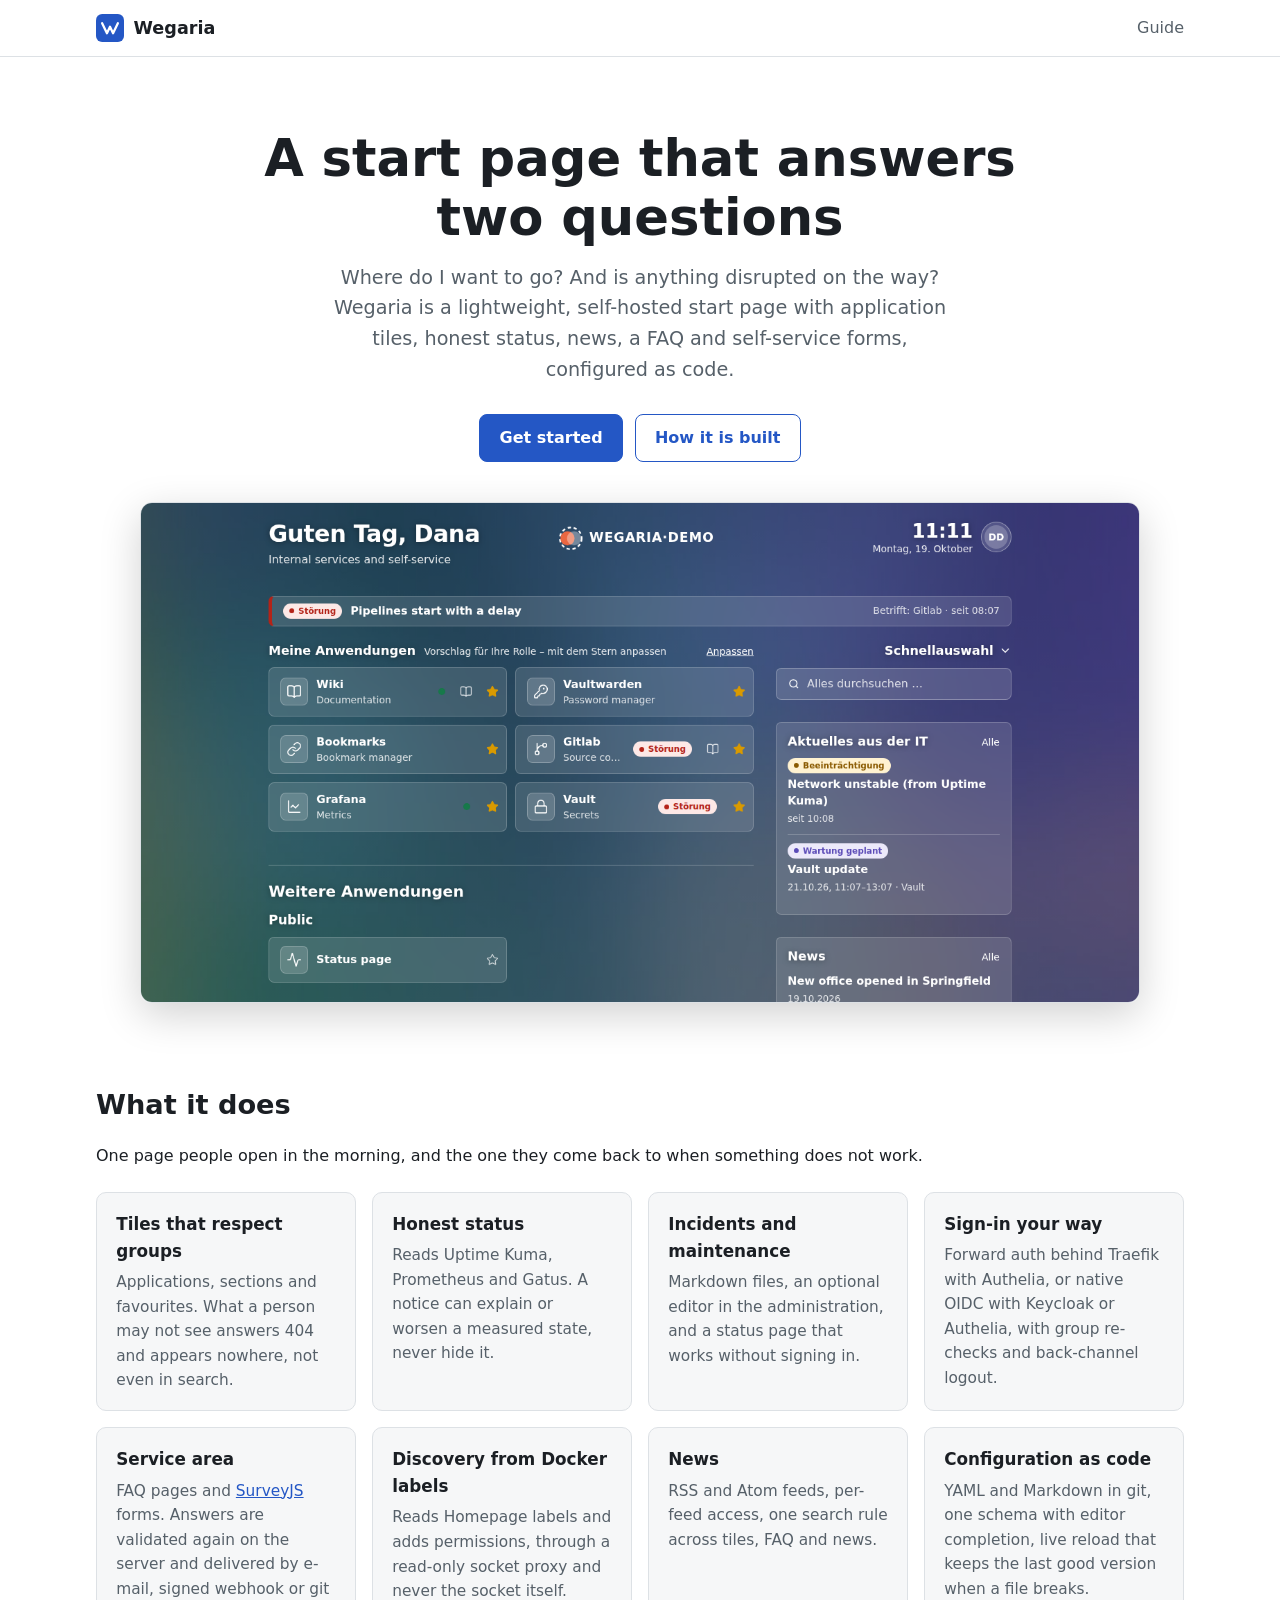
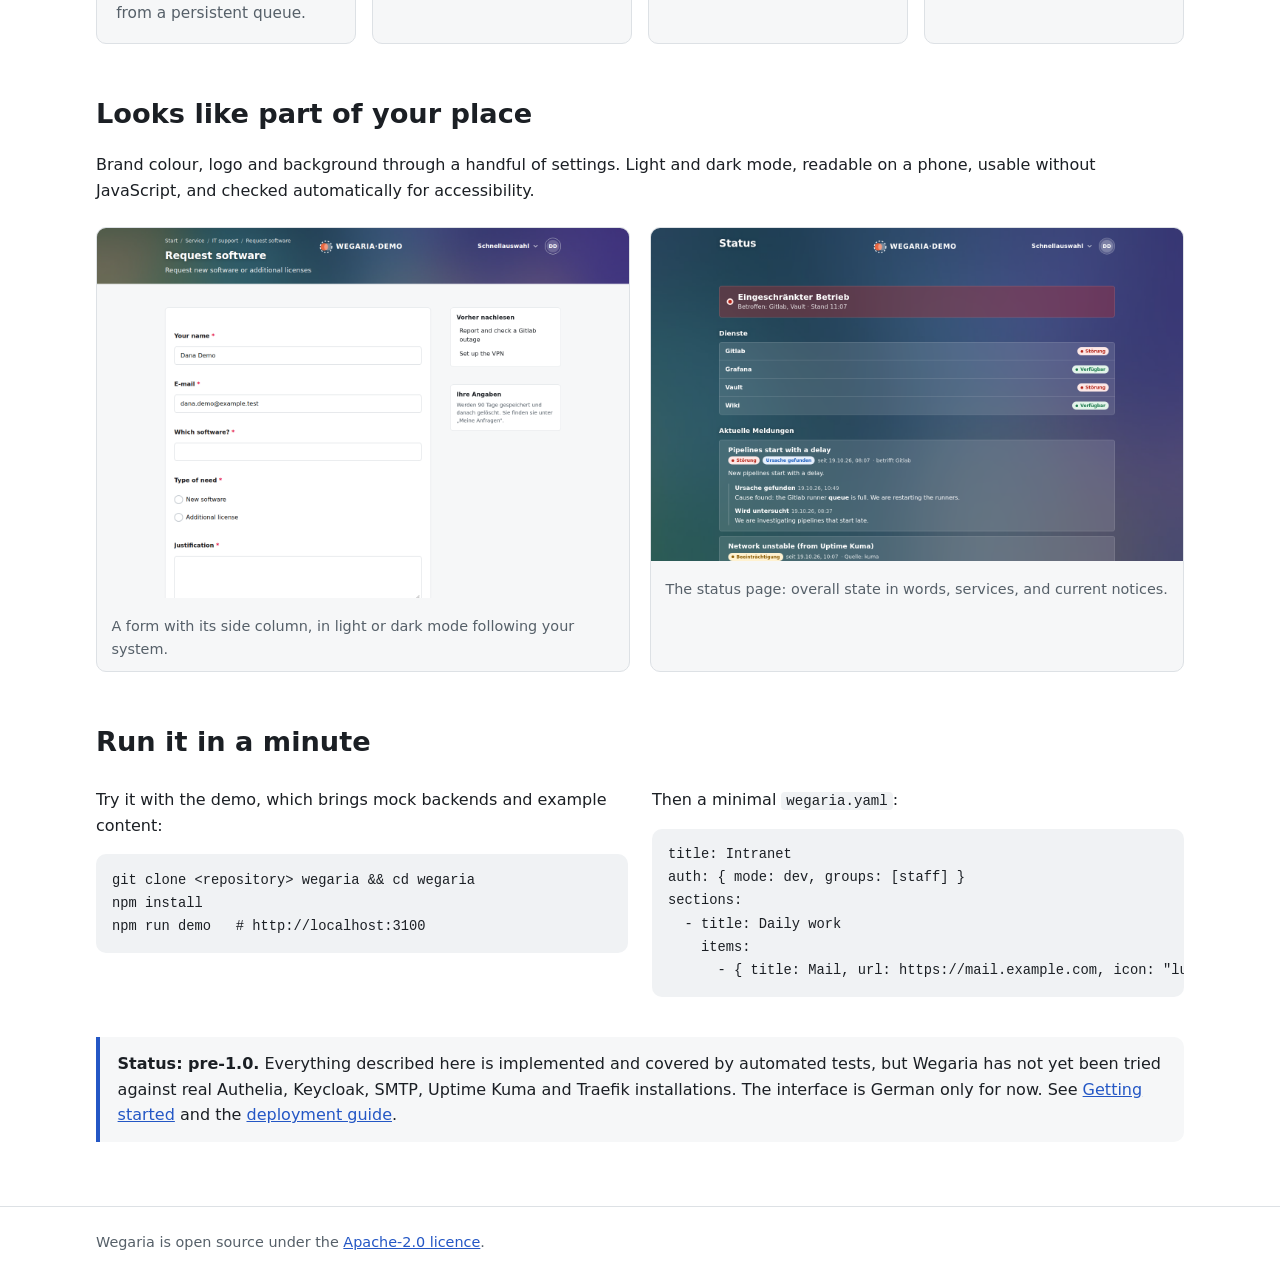
<file: index.html>
<!doctype html>
<html lang="en"><head><meta charset="utf-8"><meta name="viewport" content="width=device-width, initial-scale=1">
<title>Wegaria: a start page for your team</title><meta name="description" content="A lightweight, self-hosted start page with status, news, FAQ and self-service forms, configured as code.">
<link rel="icon" href="assets/logo.svg" type="image/svg+xml"><link rel="stylesheet" href="assets/style.css"></head>
<body class="landing"><header class="top"><div class="wrap">
<a class="brand" href="index.html"><img src="assets/logo.svg" alt="" width="28" height="28"><span>Wegaria</span></a>
<nav aria-label="Main"><a href="getting-started.html">Guide</a></nav></div></header><main>
<section class="hero"><div class="wrap">
  <h1>A start page that answers two questions</h1>
  <p class="lead">Where do I want to go? And is anything disrupted on the way? Wegaria is a lightweight, self-hosted start page with application tiles, honest status, news, a FAQ and self-service forms, configured as code.</p>
  <div class="btns"><a class="btn primary" href="getting-started.html">Get started</a><a class="btn" href="architecture.html">How it is built</a></div>
  <div class="shot"><img src="assets/screens/home.png" width="1440" height="720" alt="The Wegaria start page: a greeting, a disruption strip, favourite application tiles with their state, and a side column with search, notices and news."></div>
</div></section>

<section class="section"><div class="wrap">
  <h2>What it does</h2>
  <p>One page people open in the morning, and the one they come back to when something does not work.</p>
  <div class="grid">
    <div class="card"><h3>Tiles that respect groups</h3><p>Applications, sections and favourites. What a person may not see answers 404 and appears nowhere, not even in search.</p></div>
    <div class="card"><h3>Honest status</h3><p>Reads Uptime Kuma, Prometheus and Gatus. A notice can explain or worsen a measured state, never hide it.</p></div>
    <div class="card"><h3>Incidents and maintenance</h3><p>Markdown files, an optional editor in the administration, and a status page that works without signing in.</p></div>
    <div class="card"><h3>Sign-in your way</h3><p>Forward auth behind Traefik with Authelia, or native OIDC with Keycloak or Authelia, with group re-checks and back-channel logout.</p></div>
    <div class="card"><h3>Service area</h3><p>FAQ pages and <a href="https://surveyjs.io">SurveyJS</a> forms. Answers are validated again on the server and delivered by e-mail, signed webhook or git from a persistent queue.</p></div>
    <div class="card"><h3>Discovery from Docker labels</h3><p>Reads Homepage labels and adds permissions, through a read-only socket proxy and never the socket itself.</p></div>
    <div class="card"><h3>News</h3><p>RSS and Atom feeds, per-feed access, one search rule across tiles, FAQ and news.</p></div>
    <div class="card"><h3>Configuration as code</h3><p>YAML and Markdown in git, one schema with editor completion, live reload that keeps the last good version when a file breaks.</p></div>
  </div>
</div></section>

<section class="section"><div class="wrap">
  <h2>Looks like part of your place</h2>
  <p>Brand colour, logo and background through a handful of settings. Light and dark mode, readable on a phone, usable without JavaScript, and checked automatically for accessibility.</p>
  <div class="shots">
    <figure><picture><source media="(prefers-color-scheme: dark)" srcset="assets/screens/form-dark.png"><img src="assets/screens/form-light.png" width="1440" height="1000" loading="lazy" alt="A self-service form in the service area, with notes in a side column."></picture><figcaption>A form with its side column, in light or dark mode following your system.</figcaption></figure>
    <figure><img src="assets/screens/status.png" width="1440" height="900" loading="lazy" alt="The status page: overall state, a list of services with their state, and current notices."><figcaption>The status page: overall state in words, services, and current notices.</figcaption></figure>
  </div>
</div></section>

<section class="section"><div class="wrap">
  <h2>Run it in a minute</h2>
  <div class="two">
    <div><p>Try it with the demo, which brings mock backends and example content:</p>
<pre><code>git clone &lt;repository&gt; wegaria &amp;&amp; cd wegaria
npm install
npm run demo   # http://localhost:3100</code></pre></div>
    <div><p>Then a minimal <code>wegaria.yaml</code>:</p>
<pre><code>title: Intranet
auth: { mode: dev, groups: [staff] }
sections:
  - title: Daily work
    items:
      - { title: Mail, url: https://mail.example.com, icon: "lucide:mail" }</code></pre></div>
  </div>
  <div class="note"><strong>Status: pre-1.0.</strong> Everything described here is implemented and covered by automated tests, but Wegaria has not yet been tried against real Authelia, Keycloak, SMTP, Uptime Kuma and Traefik installations. The interface is German only for now. See <a href="getting-started.html">Getting started</a> and the <a href="deployment.html">deployment guide</a>.</div>
</div></section>
</main>
<footer class="foot"><div class="wrap"><span>Wegaria is open source under the <a href="https://www.apache.org/licenses/LICENSE-2.0">Apache-2.0 licence</a>.</span></div></footer></body></html>
</file>
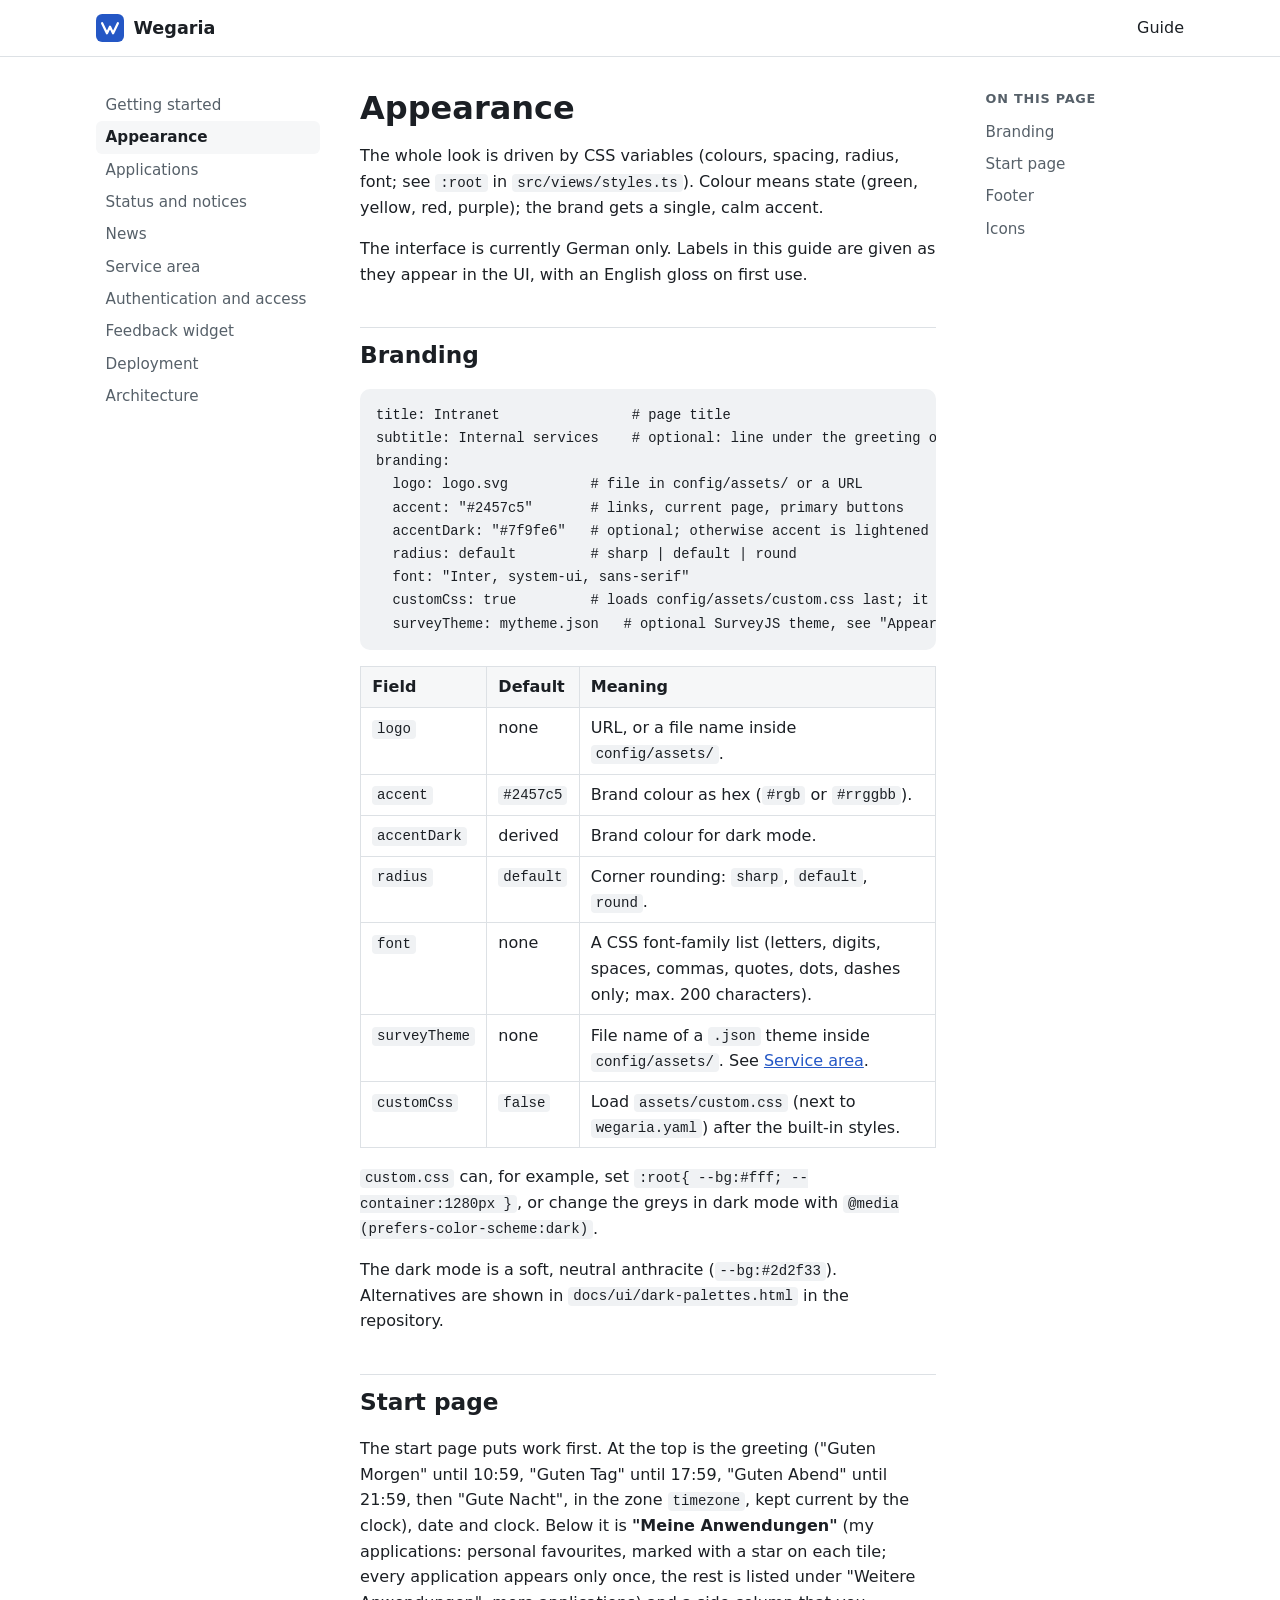
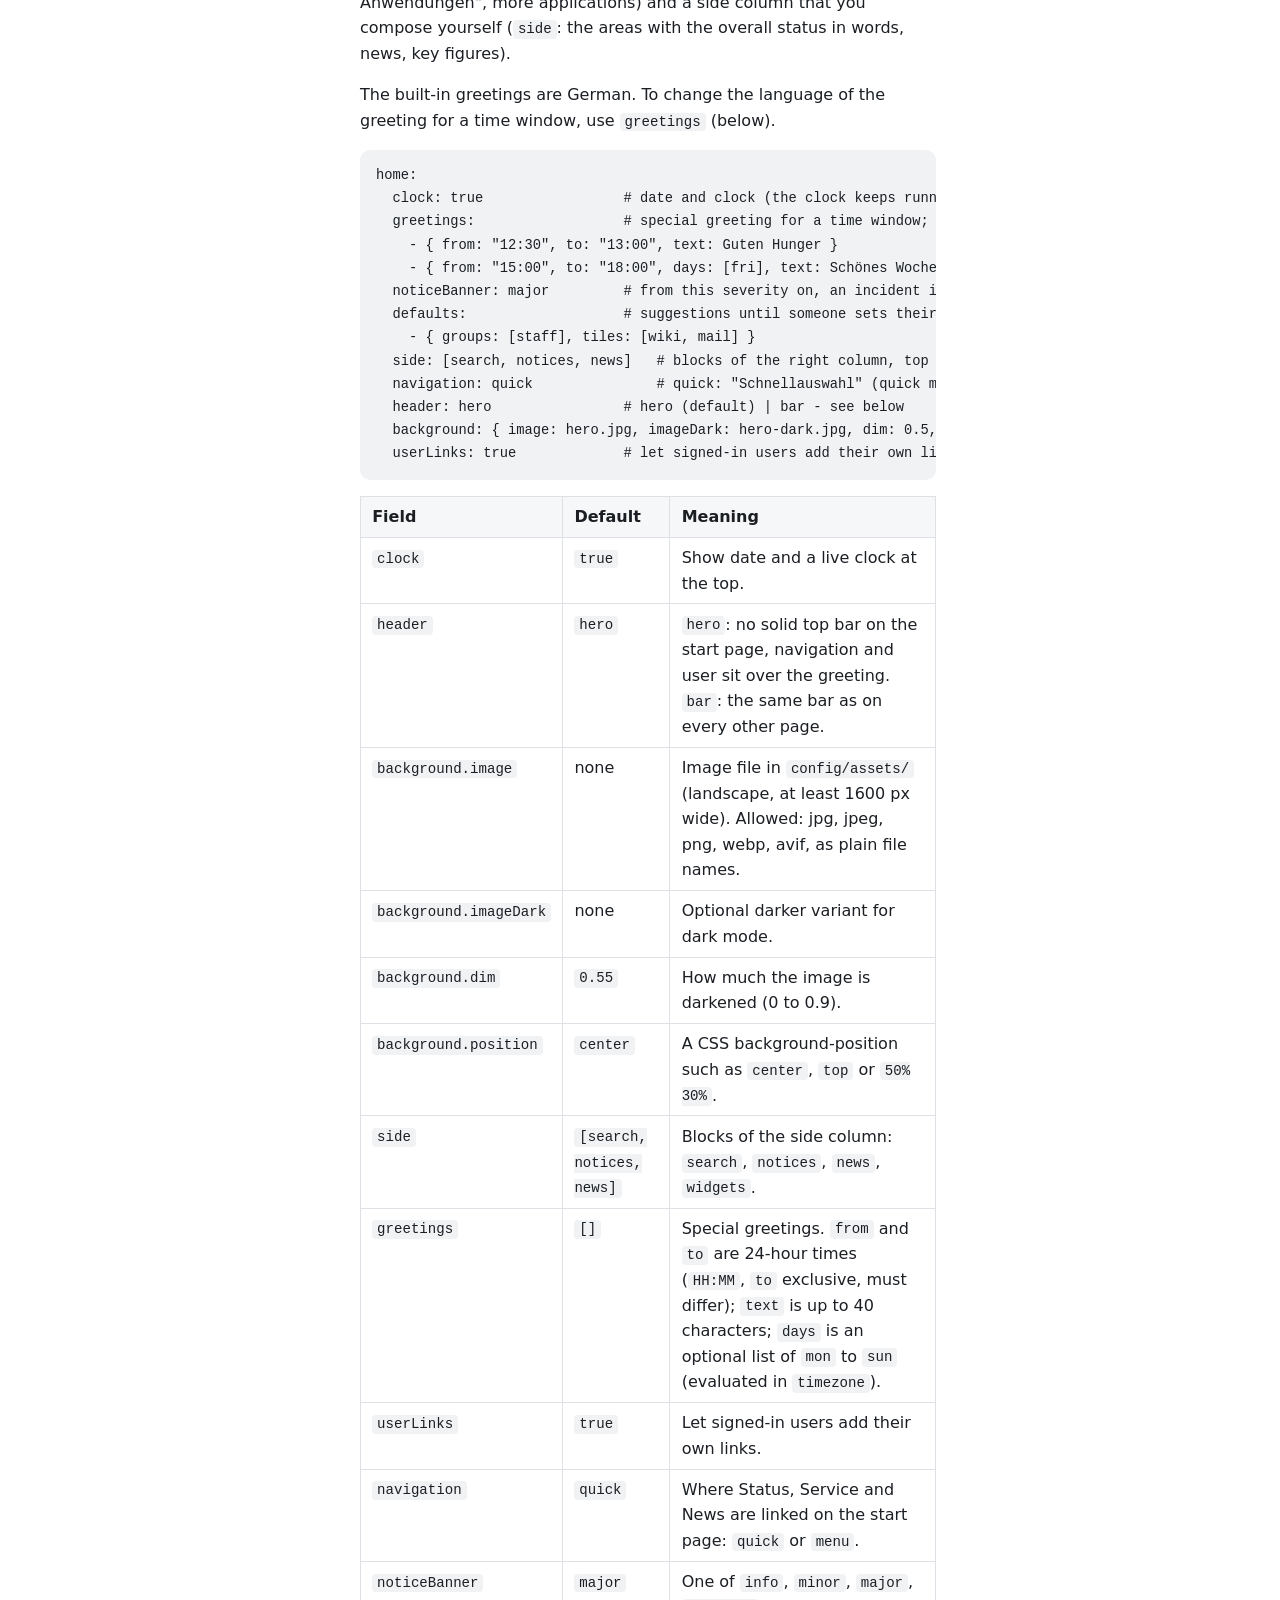
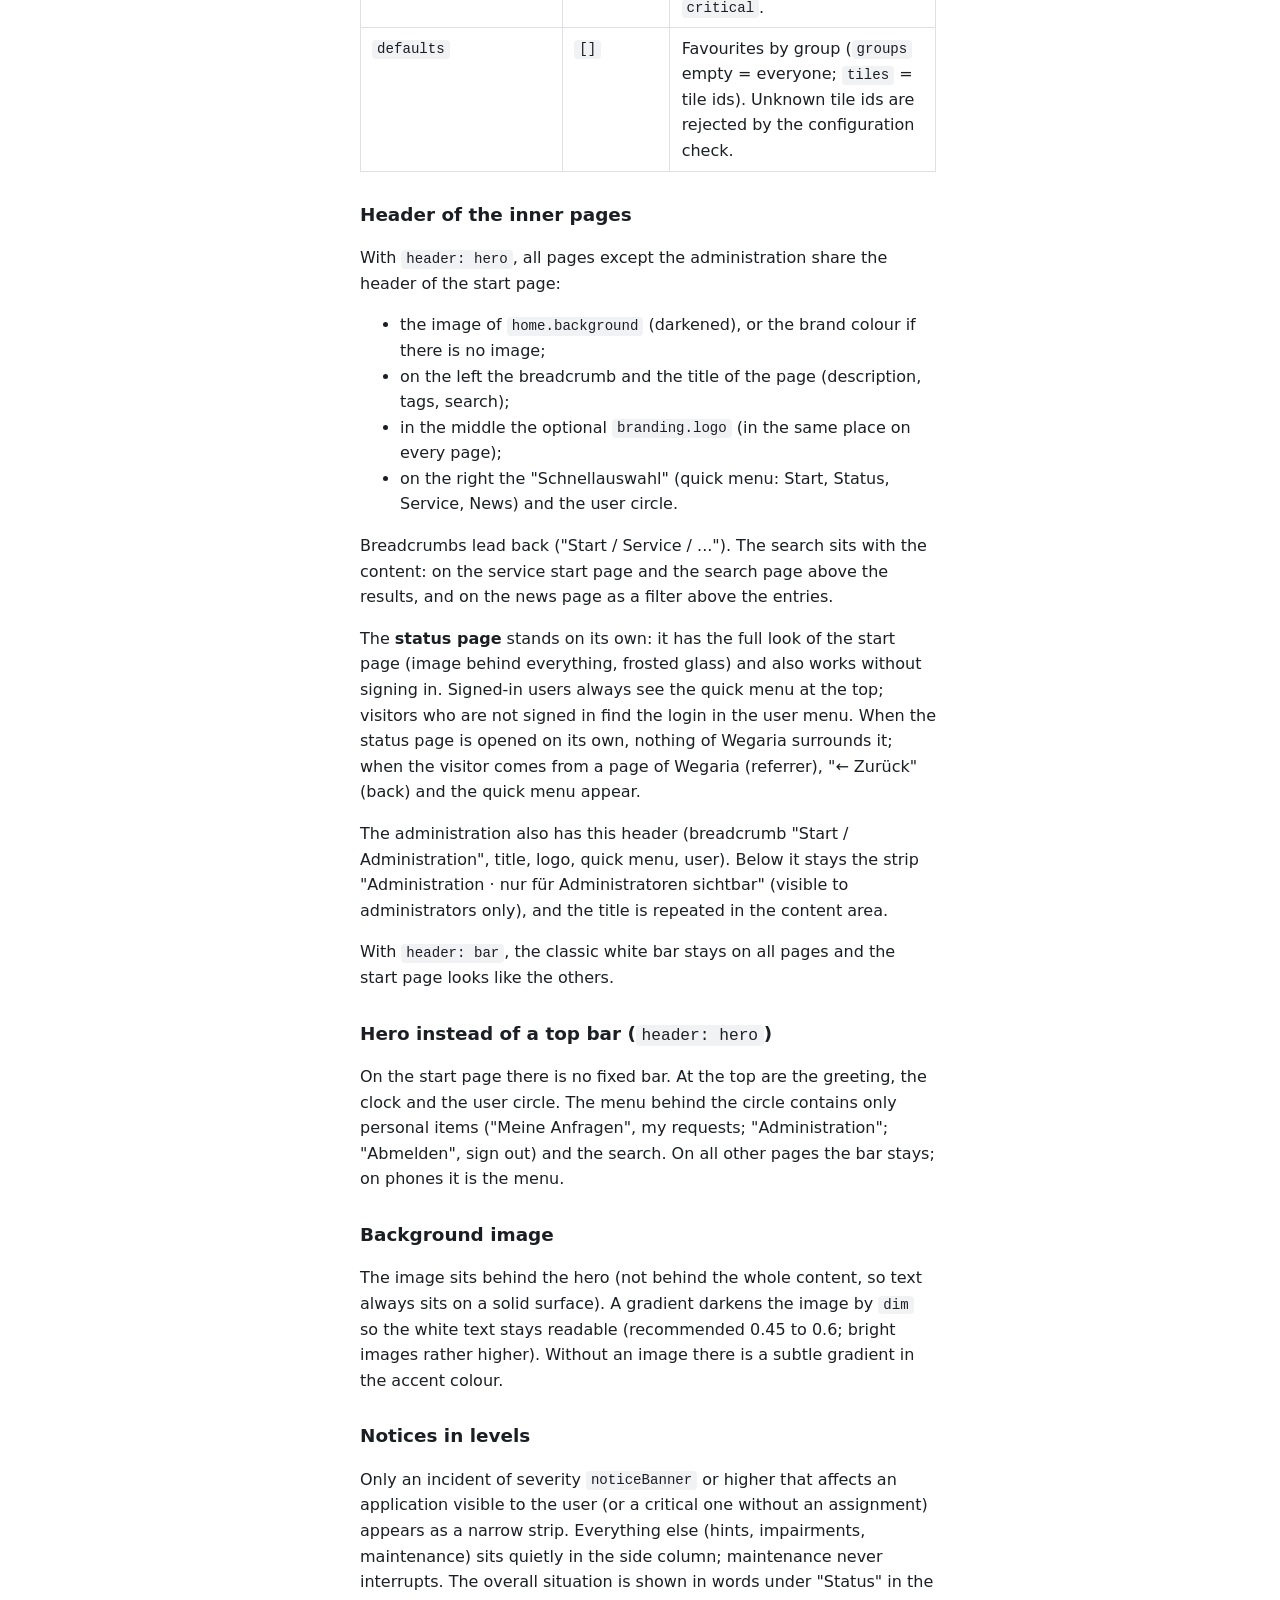
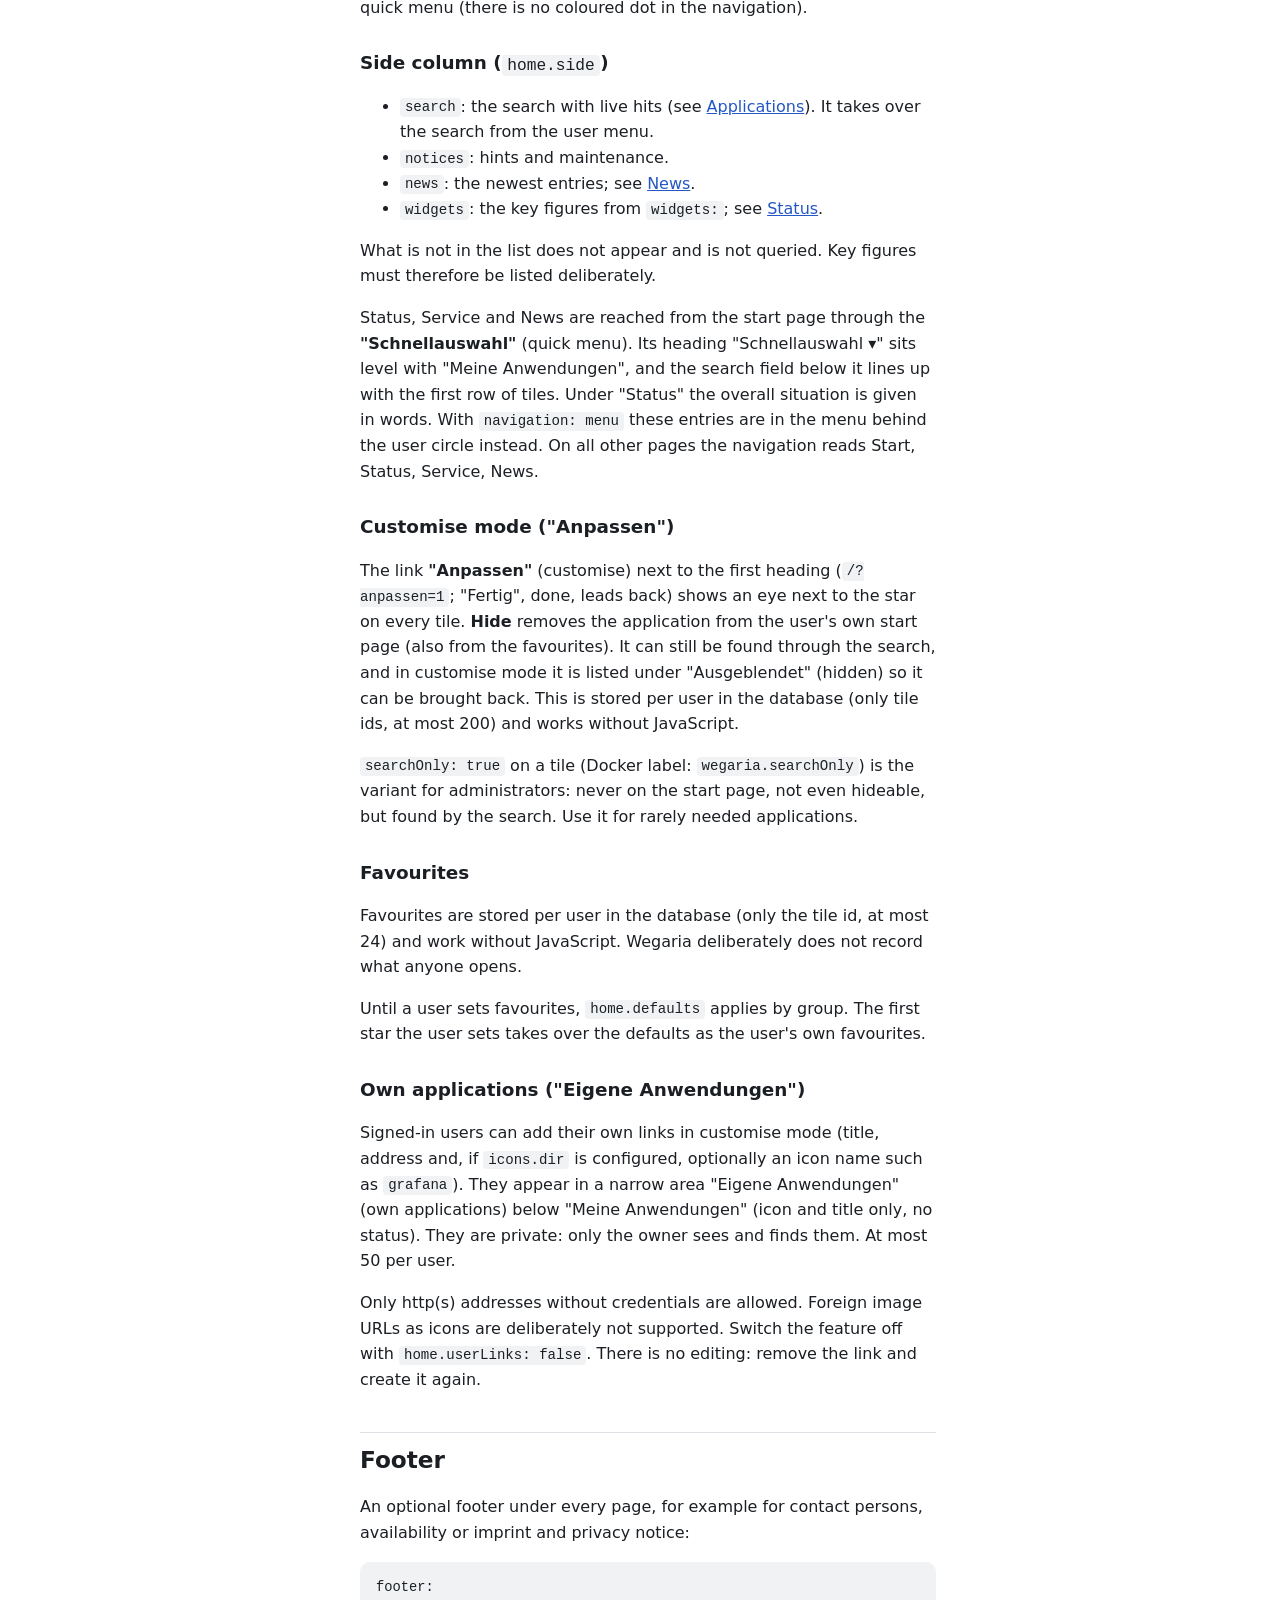
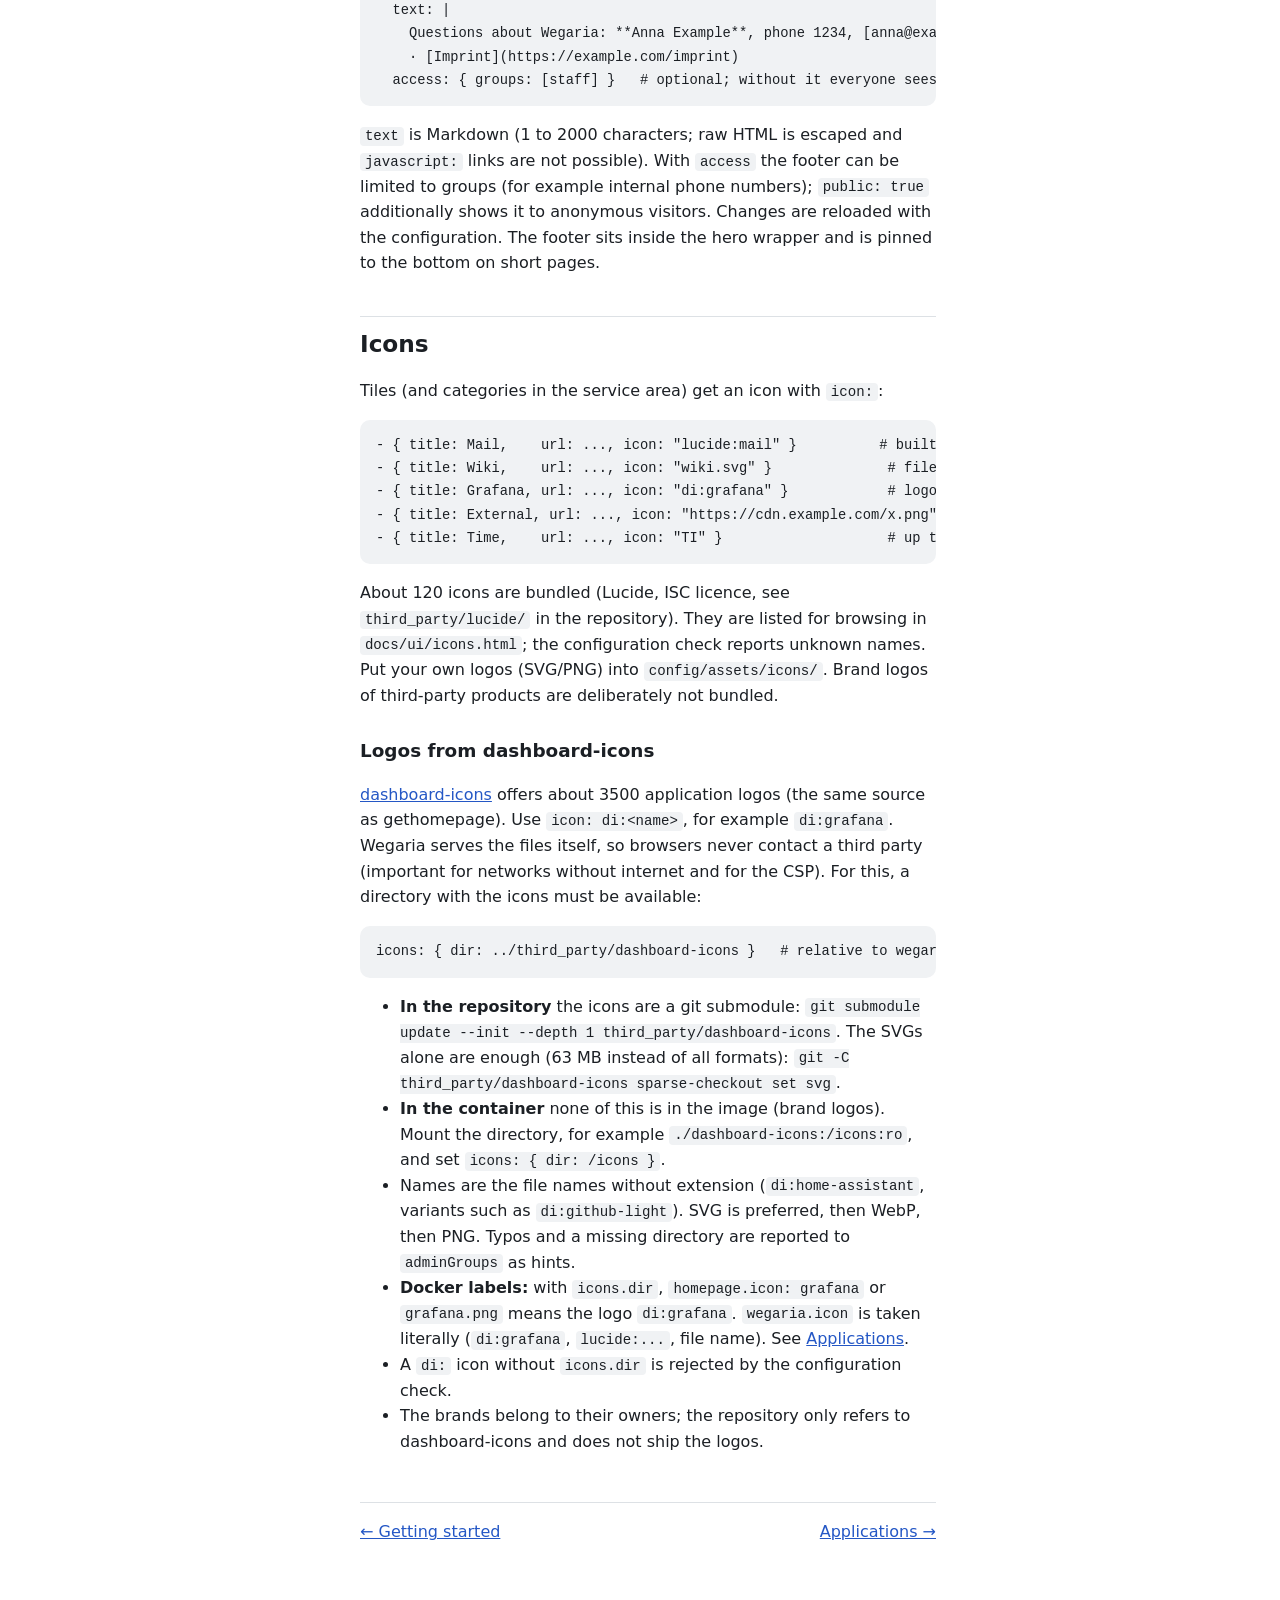
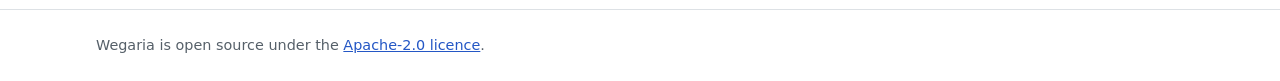
<file: appearance.html>
<!doctype html>
<html lang="en"><head><meta charset="utf-8"><meta name="viewport" content="width=device-width, initial-scale=1">
<title>Appearance · Wegaria</title><meta name="description" content="Branding, colours and CSS, the start page layout, favourites, footer and icons.">
<link rel="icon" href="assets/logo.svg" type="image/svg+xml"><link rel="stylesheet" href="assets/style.css"></head>
<body><header class="top"><div class="wrap">
<a class="brand" href="index.html"><img src="assets/logo.svg" alt="" width="28" height="28"><span>Wegaria</span></a>
<nav aria-label="Main"><a href="getting-started.html" aria-current="page">Guide</a></nav></div></header><div class="wrap doc"><aside class="side"><nav aria-label="Guide"><ul><li><a href="getting-started.html">Getting started</a></li><li><a href="appearance.html" aria-current="page">Appearance</a></li><li><a href="applications.html">Applications</a></li><li><a href="status.html">Status and notices</a></li><li><a href="news.html">News</a></li><li><a href="service.html">Service area</a></li><li><a href="authentication.html">Authentication and access</a></li><li><a href="feedback.html">Feedback widget</a></li><li><a href="deployment.html">Deployment</a></li><li><a href="architecture.html">Architecture</a></li></ul></nav></aside>
<main><article><h1 id="appearance">Appearance</h1>
<p>The whole look is driven by CSS variables (colours, spacing, radius, font; see <code>:root</code> in <code>src/views/styles.ts</code>). Colour means state (green, yellow, red, purple); the brand gets a single, calm accent.</p>
<p>The interface is currently German only. Labels in this guide are given as they appear in the UI, with an English gloss on first use.</p>
<h2 id="branding">Branding</h2>
<pre><code class="language-yaml">title: Intranet                # page title
subtitle: Internal services    # optional: line under the greeting on the start page; omit for no line
branding:
  logo: logo.svg          # file in config/assets/ or a URL
  accent: &quot;#2457c5&quot;       # links, current page, primary buttons
  accentDark: &quot;#7f9fe6&quot;   # optional; otherwise accent is lightened in dark mode only as far as readability (AA) needs
  radius: default         # sharp | default | round
  font: &quot;Inter, system-ui, sans-serif&quot;
  customCss: true         # loads config/assets/custom.css last; it may override any variable
  surveyTheme: mytheme.json   # optional SurveyJS theme, see &quot;Appearance of forms&quot; in the service area page
</code></pre>
<table>
<thead>
<tr>
<th>Field</th>
<th>Default</th>
<th>Meaning</th>
</tr>
</thead>
<tbody>
<tr>
<td><code>logo</code></td>
<td>none</td>
<td>URL, or a file name inside <code>config/assets/</code>.</td>
</tr>
<tr>
<td><code>accent</code></td>
<td><code>#2457c5</code></td>
<td>Brand colour as hex (<code>#rgb</code> or <code>#rrggbb</code>).</td>
</tr>
<tr>
<td><code>accentDark</code></td>
<td>derived</td>
<td>Brand colour for dark mode.</td>
</tr>
<tr>
<td><code>radius</code></td>
<td><code>default</code></td>
<td>Corner rounding: <code>sharp</code>, <code>default</code>, <code>round</code>.</td>
</tr>
<tr>
<td><code>font</code></td>
<td>none</td>
<td>A CSS font-family list (letters, digits, spaces, commas, quotes, dots, dashes only; max. 200 characters).</td>
</tr>
<tr>
<td><code>surveyTheme</code></td>
<td>none</td>
<td>File name of a <code>.json</code> theme inside <code>config/assets/</code>. See <a href="service.html#appearance-of-forms">Service area</a>.</td>
</tr>
<tr>
<td><code>customCss</code></td>
<td><code>false</code></td>
<td>Load <code>assets/custom.css</code> (next to <code>wegaria.yaml</code>) after the built-in styles.</td>
</tr>
</tbody>
</table>
<p><code>custom.css</code> can, for example, set <code>:root{ --bg:#fff; --container:1280px }</code>, or change the greys in dark mode with <code>@media (prefers-color-scheme:dark)</code>.</p>
<p>The dark mode is a soft, neutral anthracite (<code>--bg:#2d2f33</code>). Alternatives are shown in <code>docs/ui/dark-palettes.html</code> in the repository.</p>
<h2 id="start-page">Start page</h2>
<p>The start page puts work first. At the top is the greeting (&quot;Guten Morgen&quot; until 10:59, &quot;Guten Tag&quot; until 17:59, &quot;Guten Abend&quot; until 21:59, then &quot;Gute Nacht&quot;, in the zone <code>timezone</code>, kept current by the clock), date and clock. Below it is <strong>&quot;Meine Anwendungen&quot;</strong> (my applications: personal favourites, marked with a star on each tile; every application appears only once, the rest is listed under &quot;Weitere Anwendungen&quot;, more applications) and a side column that you compose yourself (<code>side</code>: the areas with the overall status in words, news, key figures).</p>
<p>The built-in greetings are German. To change the language of the greeting for a time window, use <code>greetings</code> (below).</p>
<pre><code class="language-yaml">home:
  clock: true                 # date and clock (the clock keeps running via a small script)
  greetings:                  # special greeting for a time window; replaces the standard greeting (the first match wins)
    - { from: &quot;12:30&quot;, to: &quot;13:00&quot;, text: Guten Hunger }                       # &quot;Enjoy your meal&quot; at lunch time
    - { from: &quot;15:00&quot;, to: &quot;18:00&quot;, days: [fri], text: Schönes Wochenende }    # days is optional; a window may run over midnight
  noticeBanner: major         # from this severity on, an incident interrupts the start page - but only if it affects MY applications
  defaults:                   # suggestions until someone sets their own favourites (tile ids); the first star takes them over
    - { groups: [staff], tiles: [wiki, mail] }
  side: [search, notices, news]   # blocks of the right column, top to bottom (default); more: widgets (key figures)
  navigation: quick               # quick: &quot;Schnellauswahl&quot; (quick menu) above the side column | menu: in the menu behind the user circle
  header: hero                # hero (default) | bar - see below
  background: { image: hero.jpg, imageDark: hero-dark.jpg, dim: 0.5, position: center }   # optional, images in config/assets/
  userLinks: true             # let signed-in users add their own links (default true)
</code></pre>
<table>
<thead>
<tr>
<th>Field</th>
<th>Default</th>
<th>Meaning</th>
</tr>
</thead>
<tbody>
<tr>
<td><code>clock</code></td>
<td><code>true</code></td>
<td>Show date and a live clock at the top.</td>
</tr>
<tr>
<td><code>header</code></td>
<td><code>hero</code></td>
<td><code>hero</code>: no solid top bar on the start page, navigation and user sit over the greeting. <code>bar</code>: the same bar as on every other page.</td>
</tr>
<tr>
<td><code>background.image</code></td>
<td>none</td>
<td>Image file in <code>config/assets/</code> (landscape, at least 1600 px wide). Allowed: jpg, jpeg, png, webp, avif, as plain file names.</td>
</tr>
<tr>
<td><code>background.imageDark</code></td>
<td>none</td>
<td>Optional darker variant for dark mode.</td>
</tr>
<tr>
<td><code>background.dim</code></td>
<td><code>0.55</code></td>
<td>How much the image is darkened (0 to 0.9).</td>
</tr>
<tr>
<td><code>background.position</code></td>
<td><code>center</code></td>
<td>A CSS background-position such as <code>center</code>, <code>top</code> or <code>50% 30%</code>.</td>
</tr>
<tr>
<td><code>side</code></td>
<td><code>[search, notices, news]</code></td>
<td>Blocks of the side column: <code>search</code>, <code>notices</code>, <code>news</code>, <code>widgets</code>.</td>
</tr>
<tr>
<td><code>greetings</code></td>
<td><code>[]</code></td>
<td>Special greetings. <code>from</code> and <code>to</code> are 24-hour times (<code>HH:MM</code>, <code>to</code> exclusive, must differ); <code>text</code> is up to 40 characters; <code>days</code> is an optional list of <code>mon</code> to <code>sun</code> (evaluated in <code>timezone</code>).</td>
</tr>
<tr>
<td><code>userLinks</code></td>
<td><code>true</code></td>
<td>Let signed-in users add their own links.</td>
</tr>
<tr>
<td><code>navigation</code></td>
<td><code>quick</code></td>
<td>Where Status, Service and News are linked on the start page: <code>quick</code> or <code>menu</code>.</td>
</tr>
<tr>
<td><code>noticeBanner</code></td>
<td><code>major</code></td>
<td>One of <code>info</code>, <code>minor</code>, <code>major</code>, <code>critical</code>.</td>
</tr>
<tr>
<td><code>defaults</code></td>
<td><code>[]</code></td>
<td>Favourites by group (<code>groups</code> empty = everyone; <code>tiles</code> = tile ids). Unknown tile ids are rejected by the configuration check.</td>
</tr>
</tbody>
</table>
<h3 id="header-of-the-inner-pages">Header of the inner pages</h3>
<p>With <code>header: hero</code>, all pages except the administration share the header of the start page:</p>
<ul>
<li>the image of <code>home.background</code> (darkened), or the brand colour if there is no image;</li>
<li>on the left the breadcrumb and the title of the page (description, tags, search);</li>
<li>in the middle the optional <code>branding.logo</code> (in the same place on every page);</li>
<li>on the right the &quot;Schnellauswahl&quot; (quick menu: Start, Status, Service, News) and the user circle.</li>
</ul>
<p>Breadcrumbs lead back (&quot;Start / Service / ...&quot;). The search sits with the content: on the service start page and the search page above the results, and on the news page as a filter above the entries.</p>
<p>The <strong>status page</strong> stands on its own: it has the full look of the start page (image behind everything, frosted glass) and also works without signing in. Signed-in users always see the quick menu at the top; visitors who are not signed in find the login in the user menu. When the status page is opened on its own, nothing of Wegaria surrounds it; when the visitor comes from a page of Wegaria (referrer), &quot;← Zurück&quot; (back) and the quick menu appear.</p>
<p>The administration also has this header (breadcrumb &quot;Start / Administration&quot;, title, logo, quick menu, user). Below it stays the strip &quot;Administration · nur für Administratoren sichtbar&quot; (visible to administrators only), and the title is repeated in the content area.</p>
<p>With <code>header: bar</code>, the classic white bar stays on all pages and the start page looks like the others.</p>
<h3 id="hero-instead-of-a-top-bar-header-hero">Hero instead of a top bar (<code>header: hero</code>)</h3>
<p>On the start page there is no fixed bar. At the top are the greeting, the clock and the user circle. The menu behind the circle contains only personal items (&quot;Meine Anfragen&quot;, my requests; &quot;Administration&quot;; &quot;Abmelden&quot;, sign out) and the search. On all other pages the bar stays; on phones it is the menu.</p>
<h3 id="background-image">Background image</h3>
<p>The image sits behind the hero (not behind the whole content, so text always sits on a solid surface). A gradient darkens the image by <code>dim</code> so the white text stays readable (recommended 0.45 to 0.6; bright images rather higher). Without an image there is a subtle gradient in the accent colour.</p>
<h3 id="notices-in-levels">Notices in levels</h3>
<p>Only an incident of severity <code>noticeBanner</code> or higher that affects an application visible to the user (or a critical one without an assignment) appears as a narrow strip. Everything else (hints, impairments, maintenance) sits quietly in the side column; maintenance never interrupts. The overall situation is shown in words under &quot;Status&quot; in the quick menu (there is no coloured dot in the navigation).</p>
<h3 id="side-column-homeside">Side column (<code>home.side</code>)</h3>
<ul>
<li><code>search</code>: the search with live hits (see <a href="applications.html#search">Applications</a>). It takes over the search from the user menu.</li>
<li><code>notices</code>: hints and maintenance.</li>
<li><code>news</code>: the newest entries; see <a href="news.html">News</a>.</li>
<li><code>widgets</code>: the key figures from <code>widgets:</code>; see <a href="status.html#widgets">Status</a>.</li>
</ul>
<p>What is not in the list does not appear and is not queried. Key figures must therefore be listed deliberately.</p>
<p>Status, Service and News are reached from the start page through the <strong>&quot;Schnellauswahl&quot;</strong> (quick menu). Its heading &quot;Schnellauswahl ▾&quot; sits level with &quot;Meine Anwendungen&quot;, and the search field below it lines up with the first row of tiles. Under &quot;Status&quot; the overall situation is given in words. With <code>navigation: menu</code> these entries are in the menu behind the user circle instead. On all other pages the navigation reads Start, Status, Service, News.</p>
<h3 id="customise-mode-anpassen">Customise mode (&quot;Anpassen&quot;)</h3>
<p>The link <strong>&quot;Anpassen&quot;</strong> (customise) next to the first heading (<code>/?anpassen=1</code>; &quot;Fertig&quot;, done, leads back) shows an eye next to the star on every tile. <strong>Hide</strong> removes the application from the user's own start page (also from the favourites). It can still be found through the search, and in customise mode it is listed under &quot;Ausgeblendet&quot; (hidden) so it can be brought back. This is stored per user in the database (only tile ids, at most 200) and works without JavaScript.</p>
<p><code>searchOnly: true</code> on a tile (Docker label: <code>wegaria.searchOnly</code>) is the variant for administrators: never on the start page, not even hideable, but found by the search. Use it for rarely needed applications.</p>
<h3 id="favourites">Favourites</h3>
<p>Favourites are stored per user in the database (only the tile id, at most 24) and work without JavaScript. Wegaria deliberately does not record what anyone opens.</p>
<p>Until a user sets favourites, <code>home.defaults</code> applies by group. The first star the user sets takes over the defaults as the user's own favourites.</p>
<h3 id="own-applications-eigene-anwendungen">Own applications (&quot;Eigene Anwendungen&quot;)</h3>
<p>Signed-in users can add their own links in customise mode (title, address and, if <code>icons.dir</code> is configured, optionally an icon name such as <code>grafana</code>). They appear in a narrow area &quot;Eigene Anwendungen&quot; (own applications) below &quot;Meine Anwendungen&quot; (icon and title only, no status). They are private: only the owner sees and finds them. At most 50 per user.</p>
<p>Only http(s) addresses without credentials are allowed. Foreign image URLs as icons are deliberately not supported. Switch the feature off with <code>home.userLinks: false</code>. There is no editing: remove the link and create it again.</p>
<h2 id="footer">Footer</h2>
<p>An optional footer under every page, for example for contact persons, availability or imprint and privacy notice:</p>
<pre><code class="language-yaml">footer:
  text: |
    Questions about Wegaria: **Anna Example**, phone 1234, [anna@example.com](mailto:anna@example.com)
    · [Imprint](https://example.com/imprint)
  access: { groups: [staff] }   # optional; without it everyone sees the footer, including anonymous visitors
</code></pre>
<p><code>text</code> is Markdown (1 to 2000 characters; raw HTML is escaped and <code>javascript:</code> links are not possible). With <code>access</code> the footer can be limited to groups (for example internal phone numbers); <code>public: true</code> additionally shows it to anonymous visitors. Changes are reloaded with the configuration. The footer sits inside the hero wrapper and is pinned to the bottom on short pages.</p>
<h2 id="icons">Icons</h2>
<p>Tiles (and categories in the service area) get an icon with <code>icon:</code>:</p>
<pre><code class="language-yaml">- { title: Mail,    url: ..., icon: &quot;lucide:mail&quot; }          # built-in line icon, follows the design colours
- { title: Wiki,    url: ..., icon: &quot;wiki.svg&quot; }              # file from config/assets/icons/
- { title: Grafana, url: ..., icon: &quot;di:grafana&quot; }            # logo from dashboard-icons (see below)
- { title: External, url: ..., icon: &quot;https://cdn.example.com/x.png&quot; }
- { title: Time,    url: ..., icon: &quot;TI&quot; }                    # up to two letters; without a value the initials of the title are used
</code></pre>
<p>About 120 icons are bundled (Lucide, ISC licence, see <code>third_party/lucide/</code> in the repository). They are listed for browsing in <code>docs/ui/icons.html</code>; the configuration check reports unknown names. Put your own logos (SVG/PNG) into <code>config/assets/icons/</code>. Brand logos of third-party products are deliberately not bundled.</p>
<h3 id="logos-from-dashboard-icons">Logos from dashboard-icons</h3>
<p><a href="https://github.com/homarr-labs/dashboard-icons" rel="noopener">dashboard-icons</a> offers about 3500 application logos (the same source as gethomepage). Use <code>icon: di:&lt;name&gt;</code>, for example <code>di:grafana</code>. Wegaria serves the files itself, so browsers never contact a third party (important for networks without internet and for the CSP). For this, a directory with the icons must be available:</p>
<pre><code class="language-yaml">icons: { dir: ../third_party/dashboard-icons }   # relative to wegaria.yaml; contains svg/, webp/, png/
</code></pre>
<ul>
<li><strong>In the repository</strong> the icons are a git submodule: <code>git submodule update --init --depth 1 third_party/dashboard-icons</code>. The SVGs alone are enough (63 MB instead of all formats): <code>git -C third_party/dashboard-icons sparse-checkout set svg</code>.</li>
<li><strong>In the container</strong> none of this is in the image (brand logos). Mount the directory, for example <code>./dashboard-icons:/icons:ro</code>, and set <code>icons: { dir: /icons }</code>.</li>
<li>Names are the file names without extension (<code>di:home-assistant</code>, variants such as <code>di:github-light</code>). SVG is preferred, then WebP, then PNG. Typos and a missing directory are reported to <code>adminGroups</code> as hints.</li>
<li><strong>Docker labels:</strong> with <code>icons.dir</code>, <code>homepage.icon: grafana</code> or <code>grafana.png</code> means the logo <code>di:grafana</code>. <code>wegaria.icon</code> is taken literally (<code>di:grafana</code>, <code>lucide:...</code>, file name). See <a href="applications.html#applications-from-docker-labels">Applications</a>.</li>
<li>A <code>di:</code> icon without <code>icons.dir</code> is rejected by the configuration check.</li>
<li>The brands belong to their owners; the repository only refers to dashboard-icons and does not ship the logos.</li>
</ul>
</article><nav class="pager" aria-label="Pages"><a rel="prev" href="getting-started.html">← Getting started</a><a rel="next" href="applications.html">Applications →</a></nav></main><nav class="toc" aria-label="On this page"><h2>On this page</h2><ul><li><a href="#branding">Branding</a></li><li><a href="#start-page">Start page</a></li><li><a href="#footer">Footer</a></li><li><a href="#icons">Icons</a></li></ul></nav></div><footer class="foot"><div class="wrap"><span>Wegaria is open source under the <a href="https://www.apache.org/licenses/LICENSE-2.0">Apache-2.0 licence</a>.</span></div></footer></body></html>
</file>
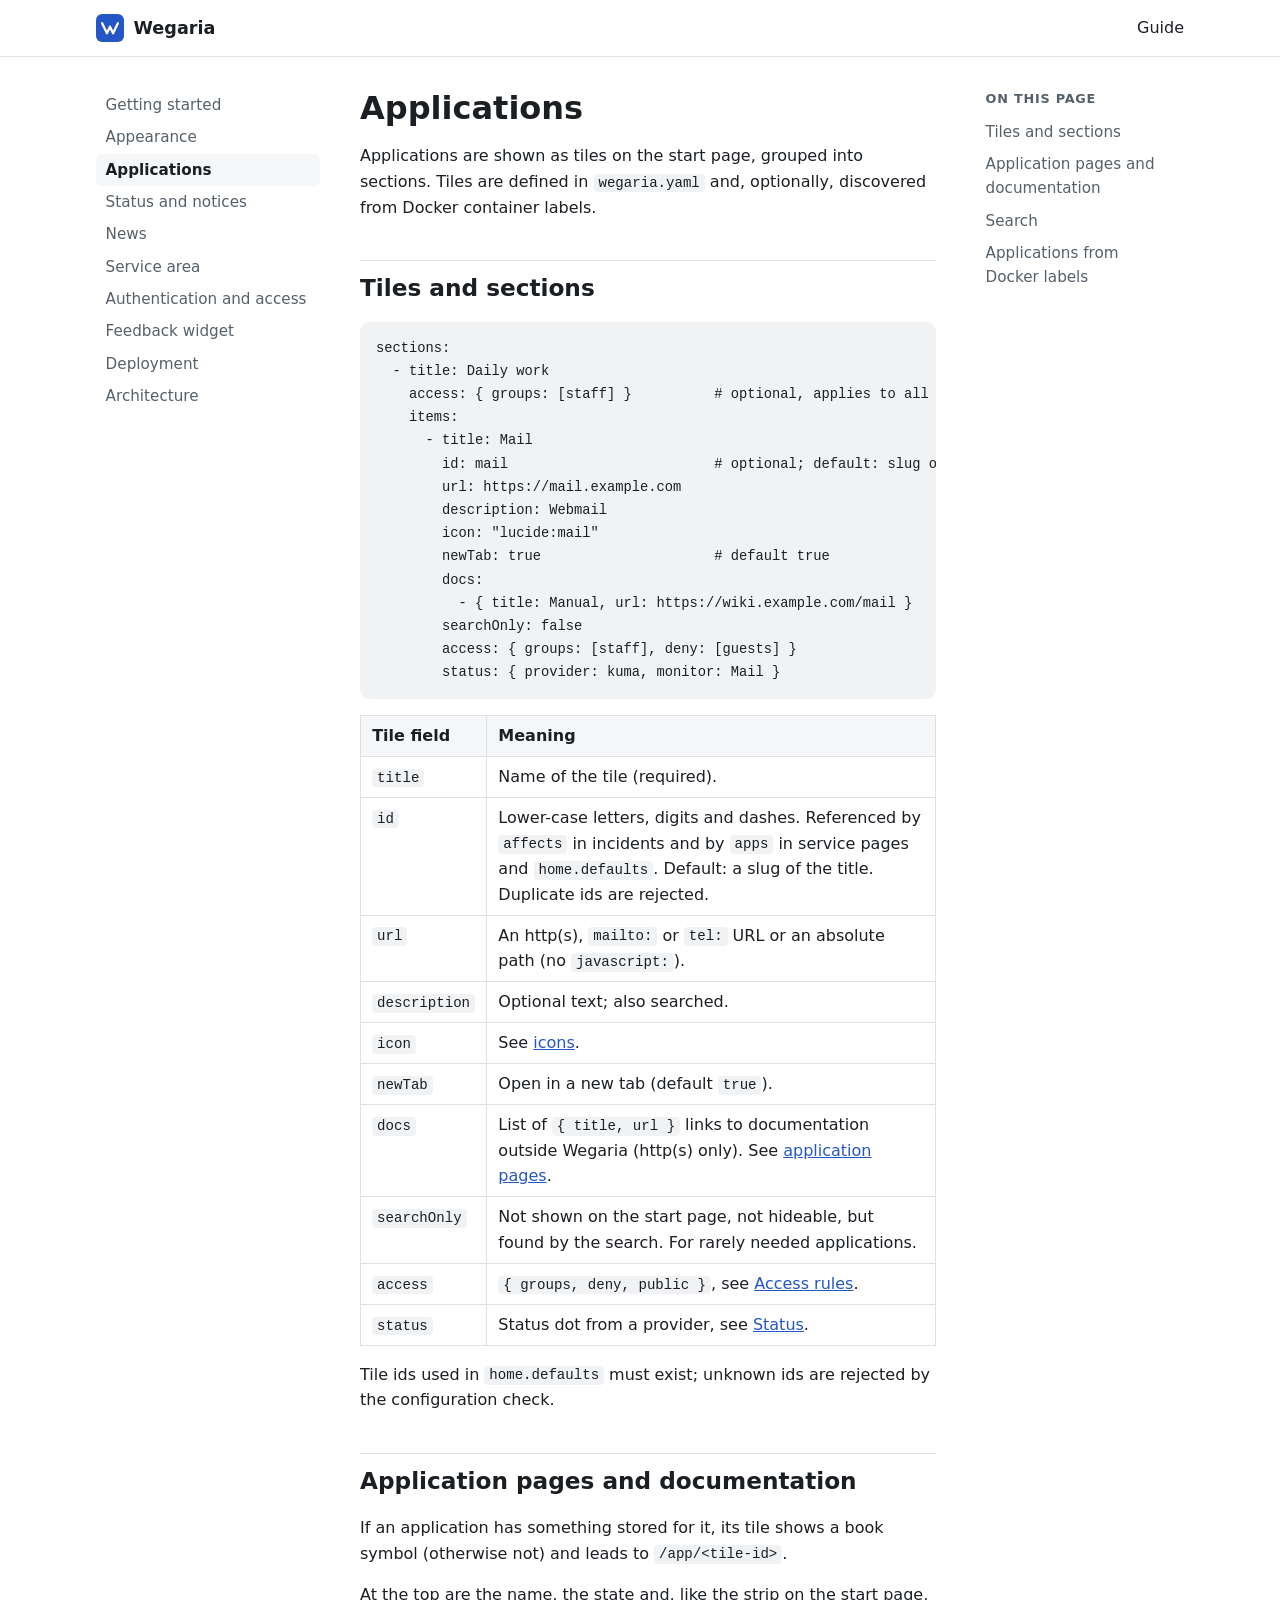
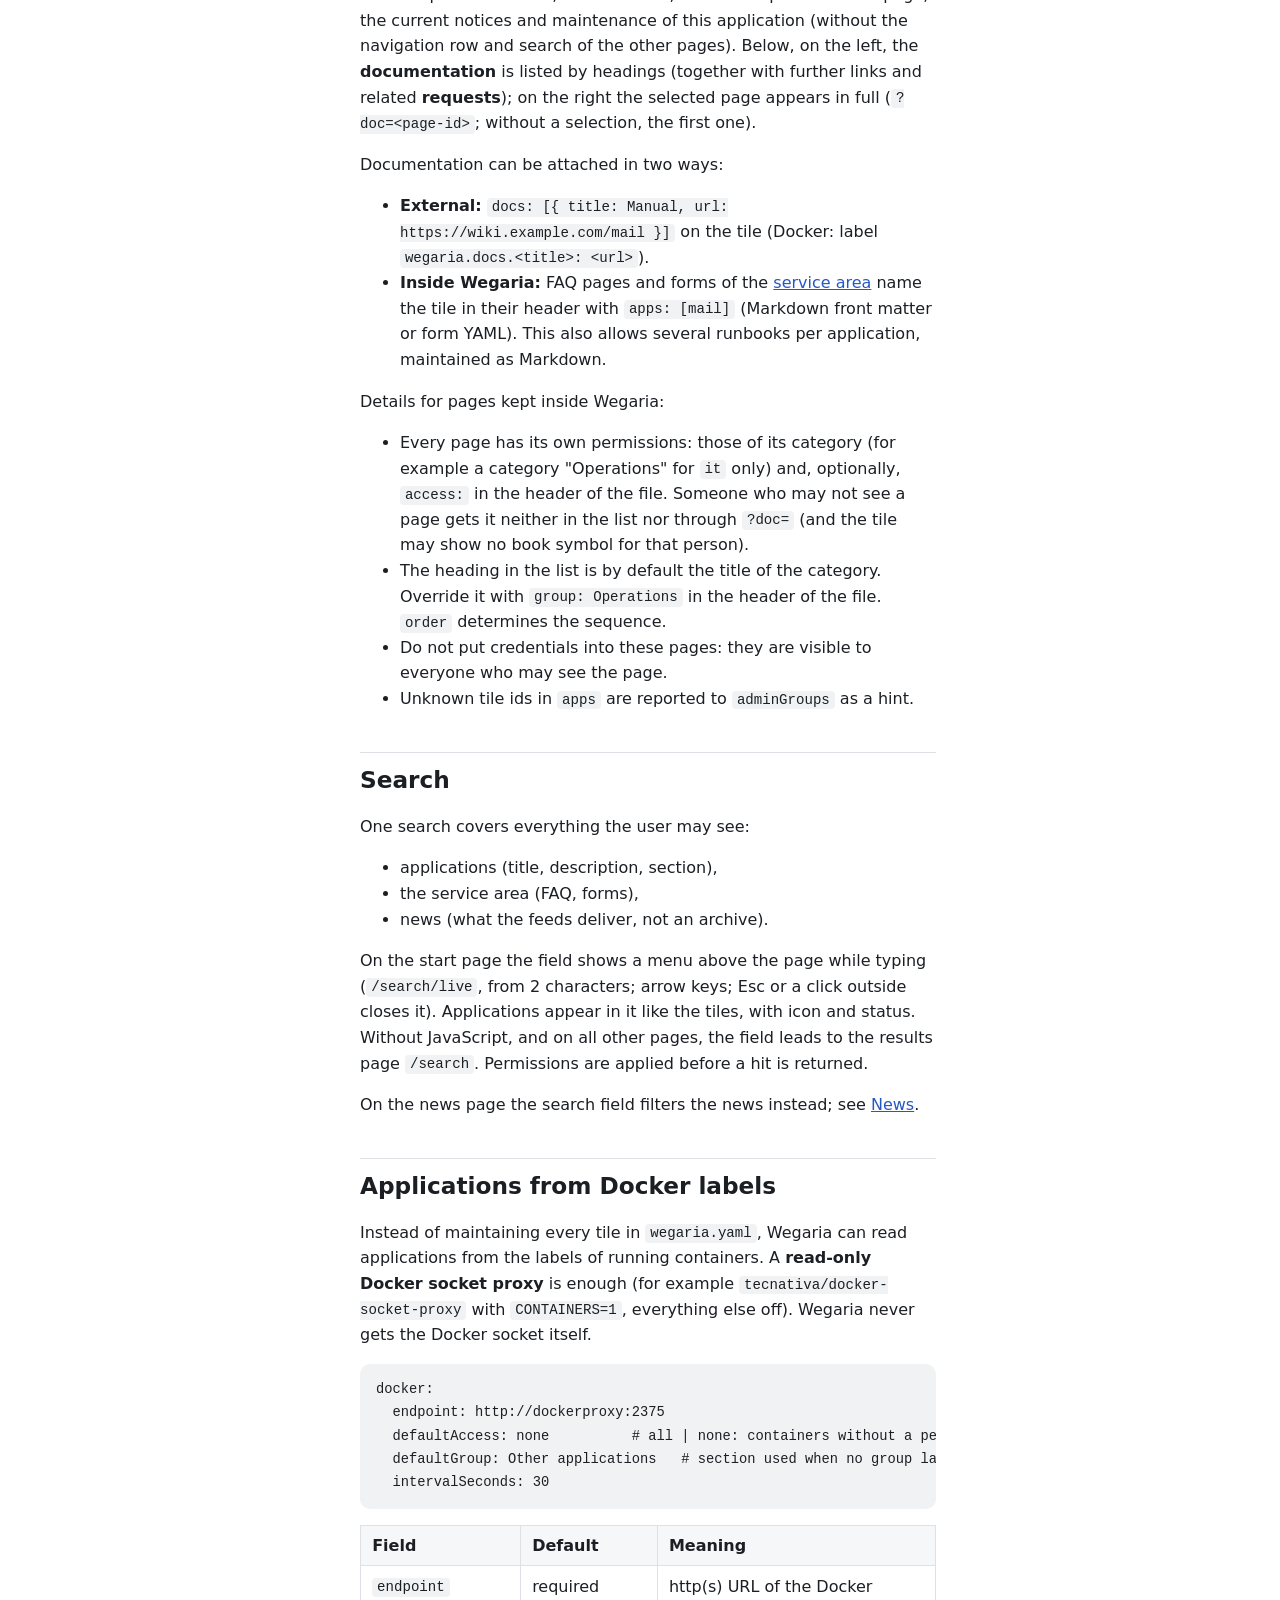
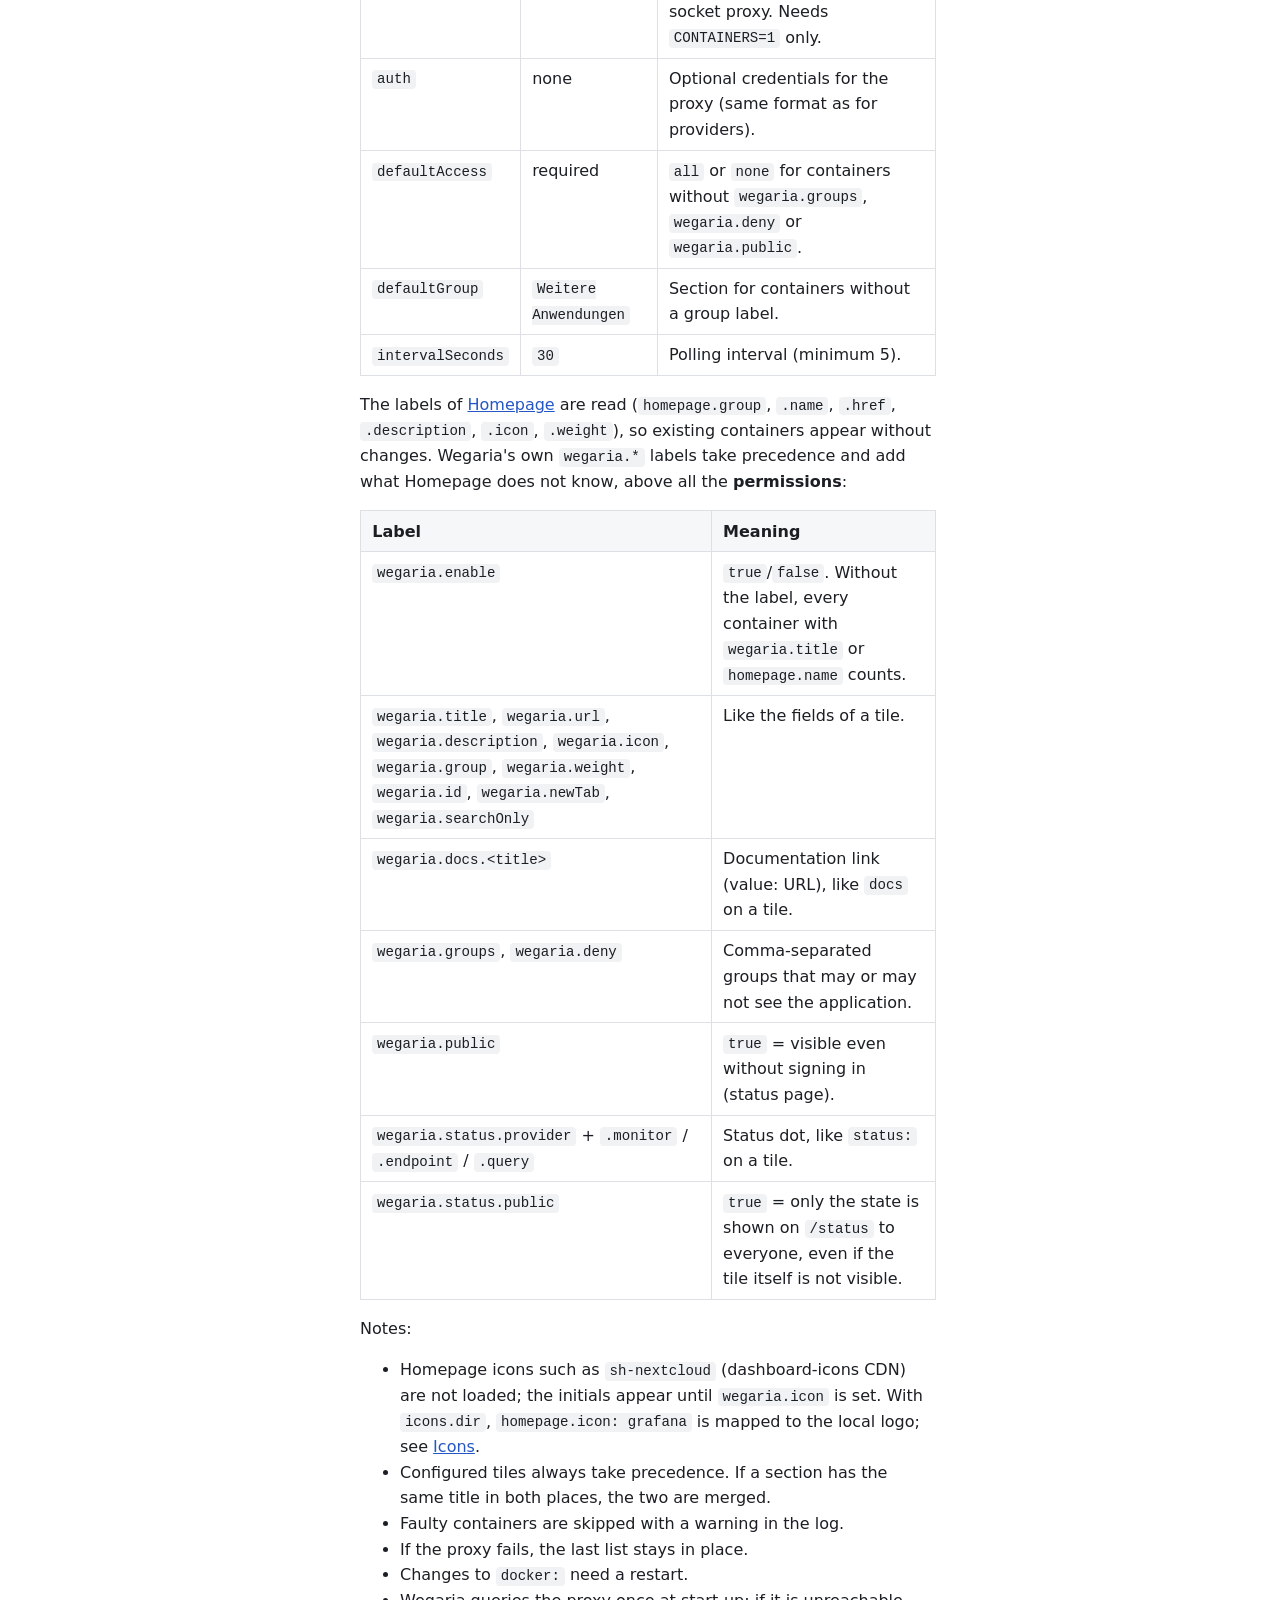
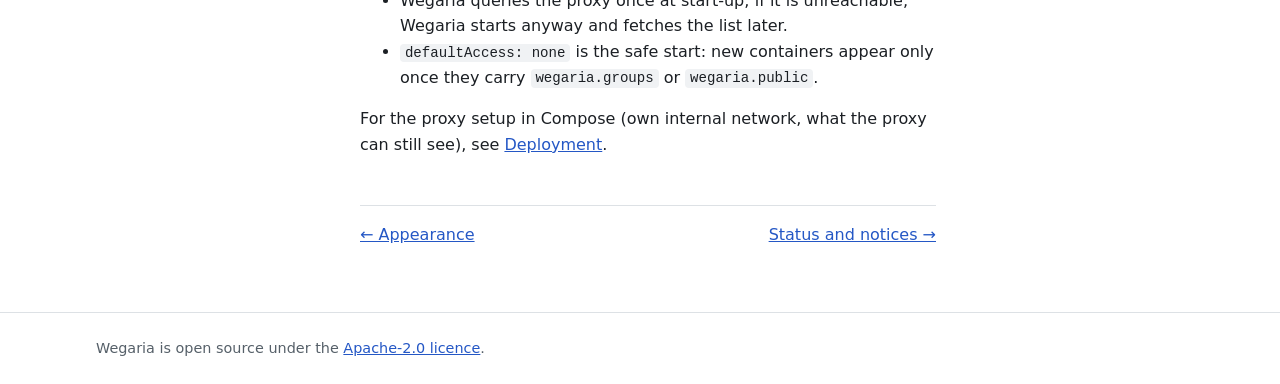
<file: applications.html>
<!doctype html>
<html lang="en"><head><meta charset="utf-8"><meta name="viewport" content="width=device-width, initial-scale=1">
<title>Applications · Wegaria</title><meta name="description" content="Application tiles, application pages with documentation, search, and discovery from Docker labels.">
<link rel="icon" href="assets/logo.svg" type="image/svg+xml"><link rel="stylesheet" href="assets/style.css"></head>
<body><header class="top"><div class="wrap">
<a class="brand" href="index.html"><img src="assets/logo.svg" alt="" width="28" height="28"><span>Wegaria</span></a>
<nav aria-label="Main"><a href="getting-started.html" aria-current="page">Guide</a></nav></div></header><div class="wrap doc"><aside class="side"><nav aria-label="Guide"><ul><li><a href="getting-started.html">Getting started</a></li><li><a href="appearance.html">Appearance</a></li><li><a href="applications.html" aria-current="page">Applications</a></li><li><a href="status.html">Status and notices</a></li><li><a href="news.html">News</a></li><li><a href="service.html">Service area</a></li><li><a href="authentication.html">Authentication and access</a></li><li><a href="feedback.html">Feedback widget</a></li><li><a href="deployment.html">Deployment</a></li><li><a href="architecture.html">Architecture</a></li></ul></nav></aside>
<main><article><h1 id="applications">Applications</h1>
<p>Applications are shown as tiles on the start page, grouped into sections. Tiles are defined in <code>wegaria.yaml</code> and, optionally, discovered from Docker container labels.</p>
<h2 id="tiles-and-sections">Tiles and sections</h2>
<pre><code class="language-yaml">sections:
  - title: Daily work
    access: { groups: [staff] }          # optional, applies to all tiles of the section
    items:
      - title: Mail
        id: mail                         # optional; default: slug of the title
        url: https://mail.example.com
        description: Webmail
        icon: &quot;lucide:mail&quot;
        newTab: true                     # default true
        docs:
          - { title: Manual, url: https://wiki.example.com/mail }
        searchOnly: false
        access: { groups: [staff], deny: [guests] }
        status: { provider: kuma, monitor: Mail }
</code></pre>
<table>
<thead>
<tr>
<th>Tile field</th>
<th>Meaning</th>
</tr>
</thead>
<tbody>
<tr>
<td><code>title</code></td>
<td>Name of the tile (required).</td>
</tr>
<tr>
<td><code>id</code></td>
<td>Lower-case letters, digits and dashes. Referenced by <code>affects</code> in incidents and by <code>apps</code> in service pages and <code>home.defaults</code>. Default: a slug of the title. Duplicate ids are rejected.</td>
</tr>
<tr>
<td><code>url</code></td>
<td>An http(s), <code>mailto:</code> or <code>tel:</code> URL or an absolute path (no <code>javascript:</code>).</td>
</tr>
<tr>
<td><code>description</code></td>
<td>Optional text; also searched.</td>
</tr>
<tr>
<td><code>icon</code></td>
<td>See <a href="appearance.html#icons">icons</a>.</td>
</tr>
<tr>
<td><code>newTab</code></td>
<td>Open in a new tab (default <code>true</code>).</td>
</tr>
<tr>
<td><code>docs</code></td>
<td>List of <code>{ title, url }</code> links to documentation outside Wegaria (http(s) only). See <a href="#application-pages-and-documentation">application pages</a>.</td>
</tr>
<tr>
<td><code>searchOnly</code></td>
<td>Not shown on the start page, not hideable, but found by the search. For rarely needed applications.</td>
</tr>
<tr>
<td><code>access</code></td>
<td><code>{ groups, deny, public }</code>, see <a href="authentication.html#access-rules">Access rules</a>.</td>
</tr>
<tr>
<td><code>status</code></td>
<td>Status dot from a provider, see <a href="status.html">Status</a>.</td>
</tr>
</tbody>
</table>
<p>Tile ids used in <code>home.defaults</code> must exist; unknown ids are rejected by the configuration check.</p>
<h2 id="application-pages-and-documentation">Application pages and documentation</h2>
<p>If an application has something stored for it, its tile shows a book symbol (otherwise not) and leads to <code>/app/&lt;tile-id&gt;</code>.</p>
<p>At the top are the name, the state and, like the strip on the start page, the current notices and maintenance of this application (without the navigation row and search of the other pages). Below, on the left, the <strong>documentation</strong> is listed by headings (together with further links and related <strong>requests</strong>); on the right the selected page appears in full (<code>?doc=&lt;page-id&gt;</code>; without a selection, the first one).</p>
<p>Documentation can be attached in two ways:</p>
<ul>
<li><strong>External:</strong> <code>docs: [{ title: Manual, url: https://wiki.example.com/mail }]</code> on the tile (Docker: label <code>wegaria.docs.&lt;title&gt;: &lt;url&gt;</code>).</li>
<li><strong>Inside Wegaria:</strong> FAQ pages and forms of the <a href="service.html">service area</a> name the tile in their header with <code>apps: [mail]</code> (Markdown front matter or form YAML). This also allows several runbooks per application, maintained as Markdown.</li>
</ul>
<p>Details for pages kept inside Wegaria:</p>
<ul>
<li>Every page has its own permissions: those of its category (for example a category &quot;Operations&quot; for <code>it</code> only) and, optionally, <code>access:</code> in the header of the file. Someone who may not see a page gets it neither in the list nor through <code>?doc=</code> (and the tile may show no book symbol for that person).</li>
<li>The heading in the list is by default the title of the category. Override it with <code>group: Operations</code> in the header of the file. <code>order</code> determines the sequence.</li>
<li>Do not put credentials into these pages: they are visible to everyone who may see the page.</li>
<li>Unknown tile ids in <code>apps</code> are reported to <code>adminGroups</code> as a hint.</li>
</ul>
<h2 id="search">Search</h2>
<p>One search covers everything the user may see:</p>
<ul>
<li>applications (title, description, section),</li>
<li>the service area (FAQ, forms),</li>
<li>news (what the feeds deliver, not an archive).</li>
</ul>
<p>On the start page the field shows a menu above the page while typing (<code>/search/live</code>, from 2 characters; arrow keys; Esc or a click outside closes it). Applications appear in it like the tiles, with icon and status. Without JavaScript, and on all other pages, the field leads to the results page <code>/search</code>. Permissions are applied before a hit is returned.</p>
<p>On the news page the search field filters the news instead; see <a href="news.html">News</a>.</p>
<h2 id="applications-from-docker-labels">Applications from Docker labels</h2>
<p>Instead of maintaining every tile in <code>wegaria.yaml</code>, Wegaria can read applications from the labels of running containers. A <strong>read-only Docker socket proxy</strong> is enough (for example <code>tecnativa/docker-socket-proxy</code> with <code>CONTAINERS=1</code>, everything else off). Wegaria never gets the Docker socket itself.</p>
<pre><code class="language-yaml">docker:
  endpoint: http://dockerproxy:2375
  defaultAccess: none          # all | none: containers without a permission label are seen by all signed-in users / by nobody
  defaultGroup: Other applications   # section used when no group label is set
  intervalSeconds: 30
</code></pre>
<table>
<thead>
<tr>
<th>Field</th>
<th>Default</th>
<th>Meaning</th>
</tr>
</thead>
<tbody>
<tr>
<td><code>endpoint</code></td>
<td>required</td>
<td>http(s) URL of the Docker socket proxy. Needs <code>CONTAINERS=1</code> only.</td>
</tr>
<tr>
<td><code>auth</code></td>
<td>none</td>
<td>Optional credentials for the proxy (same format as for providers).</td>
</tr>
<tr>
<td><code>defaultAccess</code></td>
<td>required</td>
<td><code>all</code> or <code>none</code> for containers without <code>wegaria.groups</code>, <code>wegaria.deny</code> or <code>wegaria.public</code>.</td>
</tr>
<tr>
<td><code>defaultGroup</code></td>
<td><code>Weitere Anwendungen</code></td>
<td>Section for containers without a group label.</td>
</tr>
<tr>
<td><code>intervalSeconds</code></td>
<td><code>30</code></td>
<td>Polling interval (minimum 5).</td>
</tr>
</tbody>
</table>
<p>The labels of <a href="https://gethomepage.dev" rel="noopener">Homepage</a> are read (<code>homepage.group</code>, <code>.name</code>, <code>.href</code>, <code>.description</code>, <code>.icon</code>, <code>.weight</code>), so existing containers appear without changes. Wegaria's own <code>wegaria.*</code> labels take precedence and add what Homepage does not know, above all the <strong>permissions</strong>:</p>
<table>
<thead>
<tr>
<th>Label</th>
<th>Meaning</th>
</tr>
</thead>
<tbody>
<tr>
<td><code>wegaria.enable</code></td>
<td><code>true</code>/<code>false</code>. Without the label, every container with <code>wegaria.title</code> or <code>homepage.name</code> counts.</td>
</tr>
<tr>
<td><code>wegaria.title</code>, <code>wegaria.url</code>, <code>wegaria.description</code>, <code>wegaria.icon</code>, <code>wegaria.group</code>, <code>wegaria.weight</code>, <code>wegaria.id</code>, <code>wegaria.newTab</code>, <code>wegaria.searchOnly</code></td>
<td>Like the fields of a tile.</td>
</tr>
<tr>
<td><code>wegaria.docs.&lt;title&gt;</code></td>
<td>Documentation link (value: URL), like <code>docs</code> on a tile.</td>
</tr>
<tr>
<td><code>wegaria.groups</code>, <code>wegaria.deny</code></td>
<td>Comma-separated groups that may or may not see the application.</td>
</tr>
<tr>
<td><code>wegaria.public</code></td>
<td><code>true</code> = visible even without signing in (status page).</td>
</tr>
<tr>
<td><code>wegaria.status.provider</code> + <code>.monitor</code> / <code>.endpoint</code> / <code>.query</code></td>
<td>Status dot, like <code>status:</code> on a tile.</td>
</tr>
<tr>
<td><code>wegaria.status.public</code></td>
<td><code>true</code> = only the state is shown on <code>/status</code> to everyone, even if the tile itself is not visible.</td>
</tr>
</tbody>
</table>
<p>Notes:</p>
<ul>
<li>Homepage icons such as <code>sh-nextcloud</code> (dashboard-icons CDN) are not loaded; the initials appear until <code>wegaria.icon</code> is set. With <code>icons.dir</code>, <code>homepage.icon: grafana</code> is mapped to the local logo; see <a href="appearance.html#logos-from-dashboard-icons">Icons</a>.</li>
<li>Configured tiles always take precedence. If a section has the same title in both places, the two are merged.</li>
<li>Faulty containers are skipped with a warning in the log.</li>
<li>If the proxy fails, the last list stays in place.</li>
<li>Changes to <code>docker:</code> need a restart.</li>
<li>Wegaria queries the proxy once at start-up; if it is unreachable, Wegaria starts anyway and fetches the list later.</li>
<li><code>defaultAccess: none</code> is the safe start: new containers appear only once they carry <code>wegaria.groups</code> or <code>wegaria.public</code>.</li>
</ul>
<p>For the proxy setup in Compose (own internal network, what the proxy can still see), see <a href="deployment.html#applications-from-docker-labels-optional">Deployment</a>.</p>
</article><nav class="pager" aria-label="Pages"><a rel="prev" href="appearance.html">← Appearance</a><a rel="next" href="status.html">Status and notices →</a></nav></main><nav class="toc" aria-label="On this page"><h2>On this page</h2><ul><li><a href="#tiles-and-sections">Tiles and sections</a></li><li><a href="#application-pages-and-documentation">Application pages and documentation</a></li><li><a href="#search">Search</a></li><li><a href="#applications-from-docker-labels">Applications from Docker labels</a></li></ul></nav></div><footer class="foot"><div class="wrap"><span>Wegaria is open source under the <a href="https://www.apache.org/licenses/LICENSE-2.0">Apache-2.0 licence</a>.</span></div></footer></body></html>
</file>
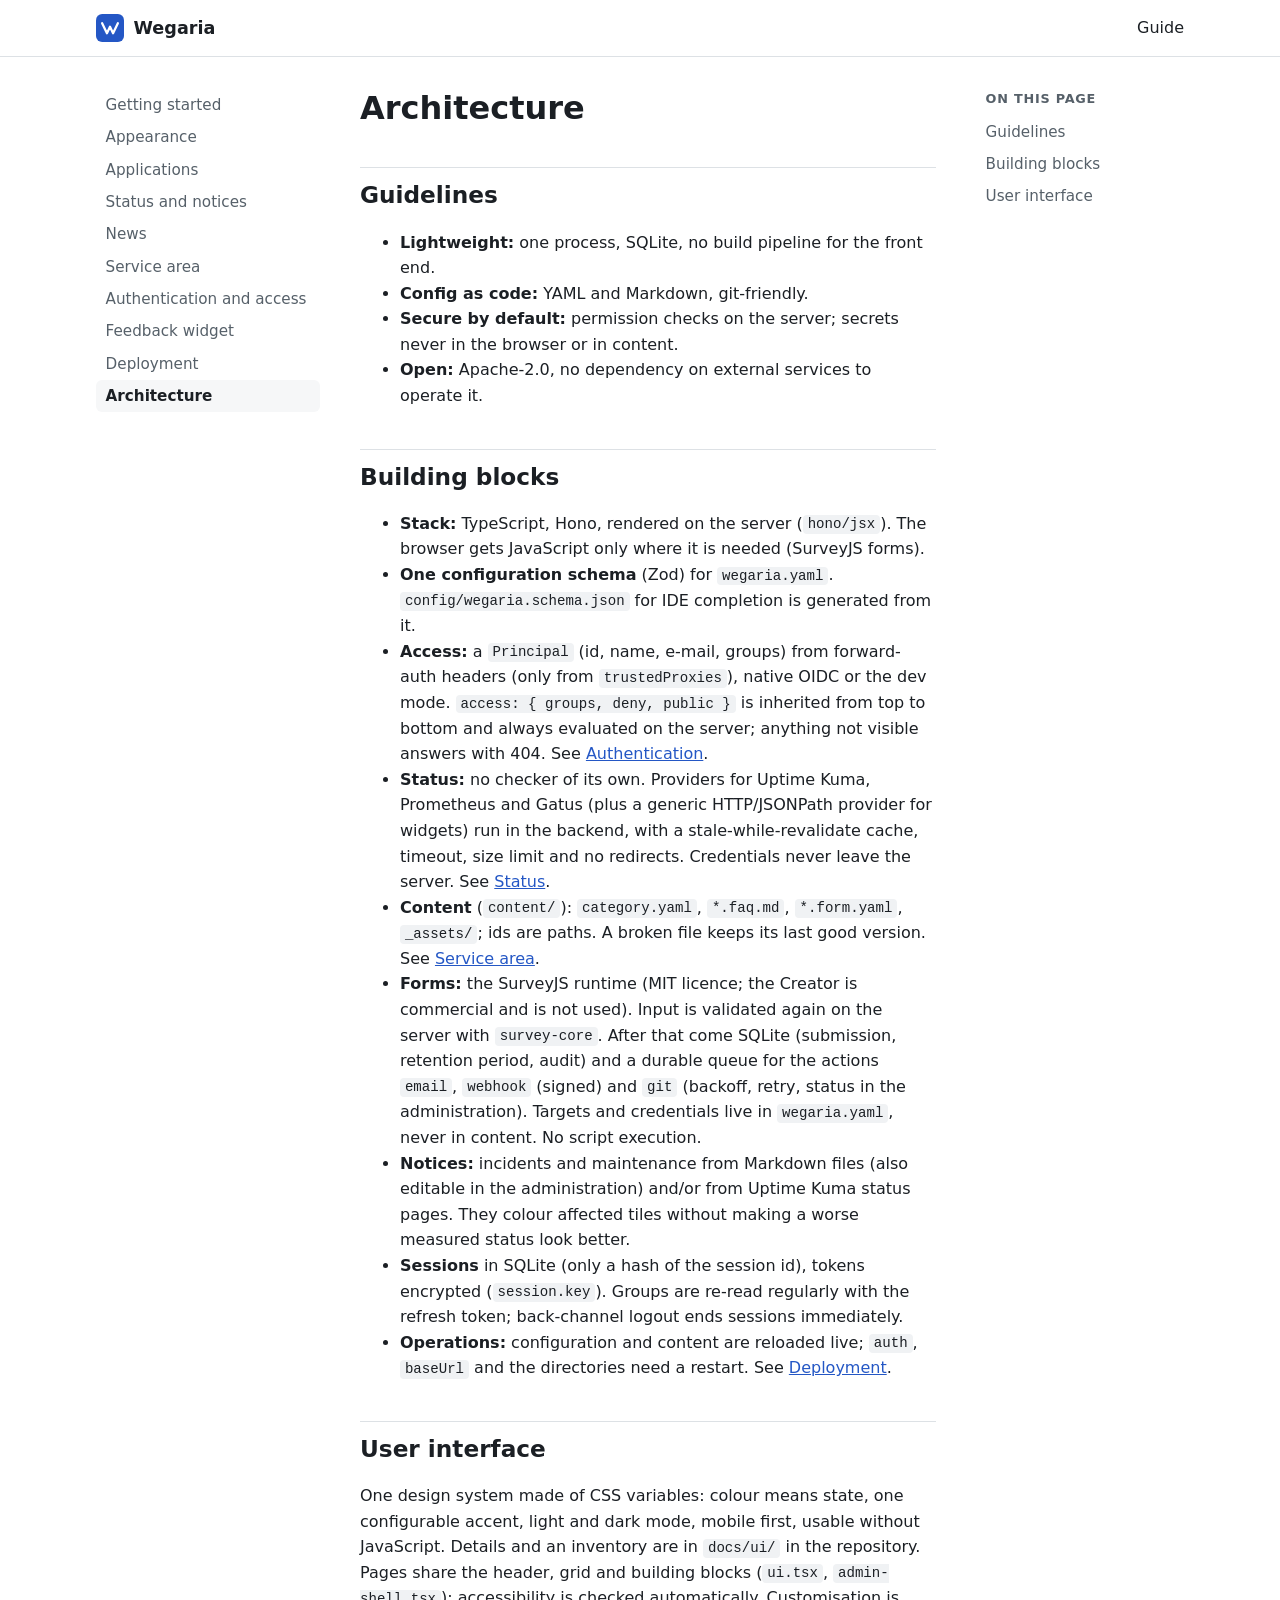
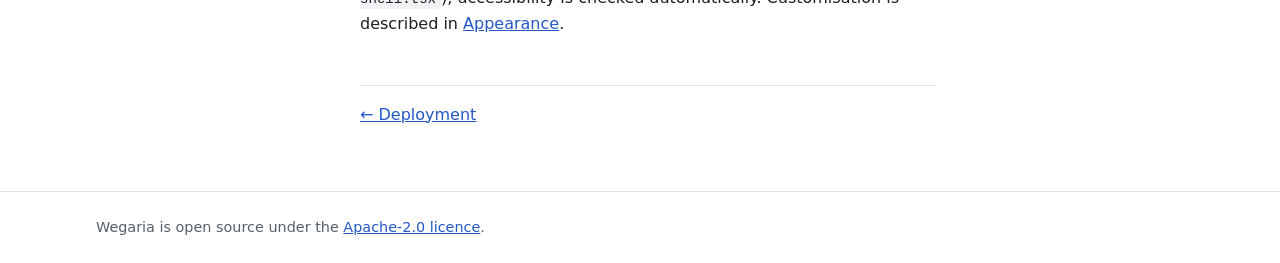
<file: architecture.html>
<!doctype html>
<html lang="en"><head><meta charset="utf-8"><meta name="viewport" content="width=device-width, initial-scale=1">
<title>Architecture · Wegaria</title><meta name="description" content="Design guidelines, how Wegaria is built, and the UI system.">
<link rel="icon" href="assets/logo.svg" type="image/svg+xml"><link rel="stylesheet" href="assets/style.css"></head>
<body><header class="top"><div class="wrap">
<a class="brand" href="index.html"><img src="assets/logo.svg" alt="" width="28" height="28"><span>Wegaria</span></a>
<nav aria-label="Main"><a href="getting-started.html" aria-current="page">Guide</a></nav></div></header><div class="wrap doc"><aside class="side"><nav aria-label="Guide"><ul><li><a href="getting-started.html">Getting started</a></li><li><a href="appearance.html">Appearance</a></li><li><a href="applications.html">Applications</a></li><li><a href="status.html">Status and notices</a></li><li><a href="news.html">News</a></li><li><a href="service.html">Service area</a></li><li><a href="authentication.html">Authentication and access</a></li><li><a href="feedback.html">Feedback widget</a></li><li><a href="deployment.html">Deployment</a></li><li><a href="architecture.html" aria-current="page">Architecture</a></li></ul></nav></aside>
<main><article><h1 id="architecture">Architecture</h1>
<h2 id="guidelines">Guidelines</h2>
<ul>
<li><strong>Lightweight:</strong> one process, SQLite, no build pipeline for the front end.</li>
<li><strong>Config as code:</strong> YAML and Markdown, git-friendly.</li>
<li><strong>Secure by default:</strong> permission checks on the server; secrets never in the browser or in content.</li>
<li><strong>Open:</strong> Apache-2.0, no dependency on external services to operate it.</li>
</ul>
<h2 id="building-blocks">Building blocks</h2>
<ul>
<li><strong>Stack:</strong> TypeScript, Hono, rendered on the server (<code>hono/jsx</code>). The browser gets JavaScript only where it is needed (SurveyJS forms).</li>
<li><strong>One configuration schema</strong> (Zod) for <code>wegaria.yaml</code>. <code>config/wegaria.schema.json</code> for IDE completion is generated from it.</li>
<li><strong>Access:</strong> a <code>Principal</code> (id, name, e-mail, groups) from forward-auth headers (only from <code>trustedProxies</code>), native OIDC or the dev mode. <code>access: { groups, deny, public }</code> is inherited from top to bottom and always evaluated on the server; anything not visible answers with 404. See <a href="authentication.html">Authentication</a>.</li>
<li><strong>Status:</strong> no checker of its own. Providers for Uptime Kuma, Prometheus and Gatus (plus a generic HTTP/JSONPath provider for widgets) run in the backend, with a stale-while-revalidate cache, timeout, size limit and no redirects. Credentials never leave the server. See <a href="status.html">Status</a>.</li>
<li><strong>Content</strong> (<code>content/</code>): <code>category.yaml</code>, <code>*.faq.md</code>, <code>*.form.yaml</code>, <code>_assets/</code>; ids are paths. A broken file keeps its last good version. See <a href="service.html">Service area</a>.</li>
<li><strong>Forms:</strong> the SurveyJS runtime (MIT licence; the Creator is commercial and is not used). Input is validated again on the server with <code>survey-core</code>. After that come SQLite (submission, retention period, audit) and a durable queue for the actions <code>email</code>, <code>webhook</code> (signed) and <code>git</code> (backoff, retry, status in the administration). Targets and credentials live in <code>wegaria.yaml</code>, never in content. No script execution.</li>
<li><strong>Notices:</strong> incidents and maintenance from Markdown files (also editable in the administration) and/or from Uptime Kuma status pages. They colour affected tiles without making a worse measured status look better.</li>
<li><strong>Sessions</strong> in SQLite (only a hash of the session id), tokens encrypted (<code>session.key</code>). Groups are re-read regularly with the refresh token; back-channel logout ends sessions immediately.</li>
<li><strong>Operations:</strong> configuration and content are reloaded live; <code>auth</code>, <code>baseUrl</code> and the directories need a restart. See <a href="deployment.html">Deployment</a>.</li>
</ul>
<h2 id="user-interface">User interface</h2>
<p>One design system made of CSS variables: colour means state, one configurable accent, light and dark mode, mobile first, usable without JavaScript. Details and an inventory are in <code>docs/ui/</code> in the repository. Pages share the header, grid and building blocks (<code>ui.tsx</code>, <code>admin-shell.tsx</code>); accessibility is checked automatically. Customisation is described in <a href="appearance.html">Appearance</a>.</p>
</article><nav class="pager" aria-label="Pages"><a rel="prev" href="deployment.html">← Deployment</a><span></span></nav></main><nav class="toc" aria-label="On this page"><h2>On this page</h2><ul><li><a href="#guidelines">Guidelines</a></li><li><a href="#building-blocks">Building blocks</a></li><li><a href="#user-interface">User interface</a></li></ul></nav></div><footer class="foot"><div class="wrap"><span>Wegaria is open source under the <a href="https://www.apache.org/licenses/LICENSE-2.0">Apache-2.0 licence</a>.</span></div></footer></body></html>
</file>
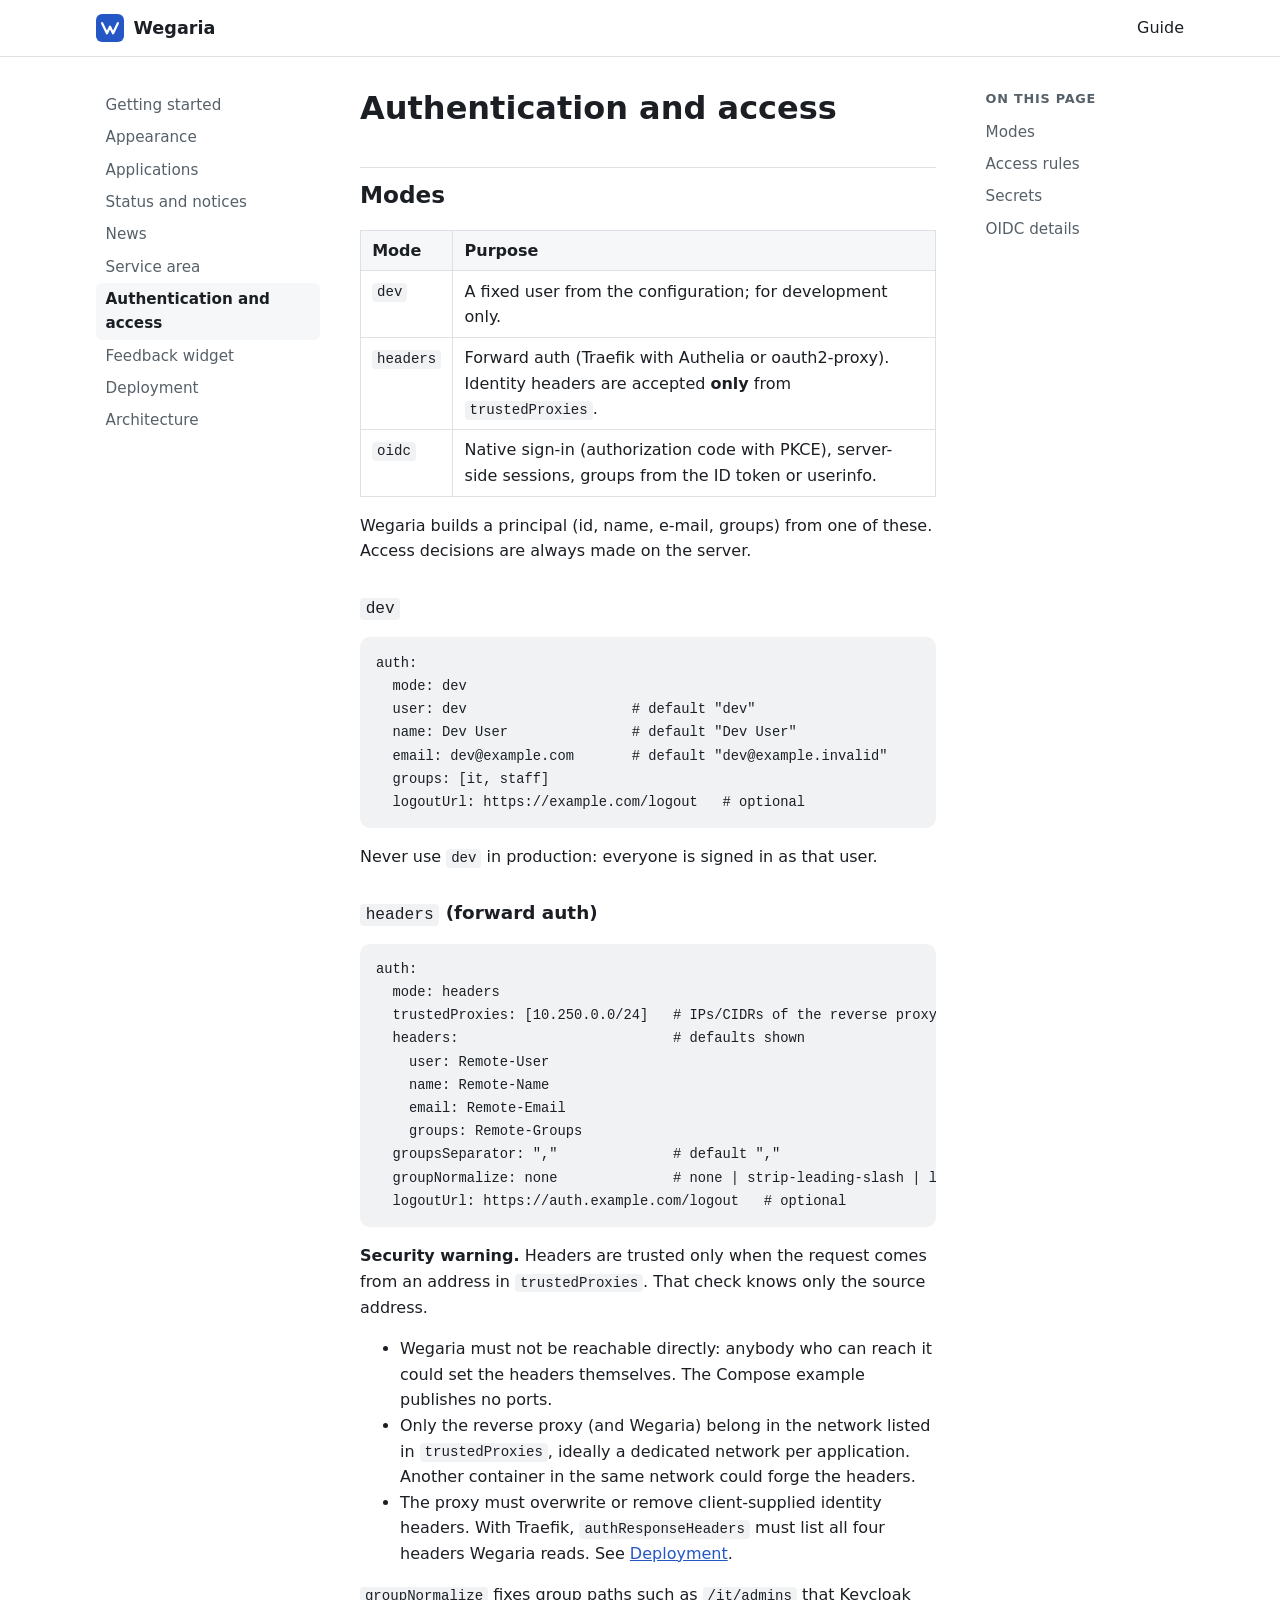
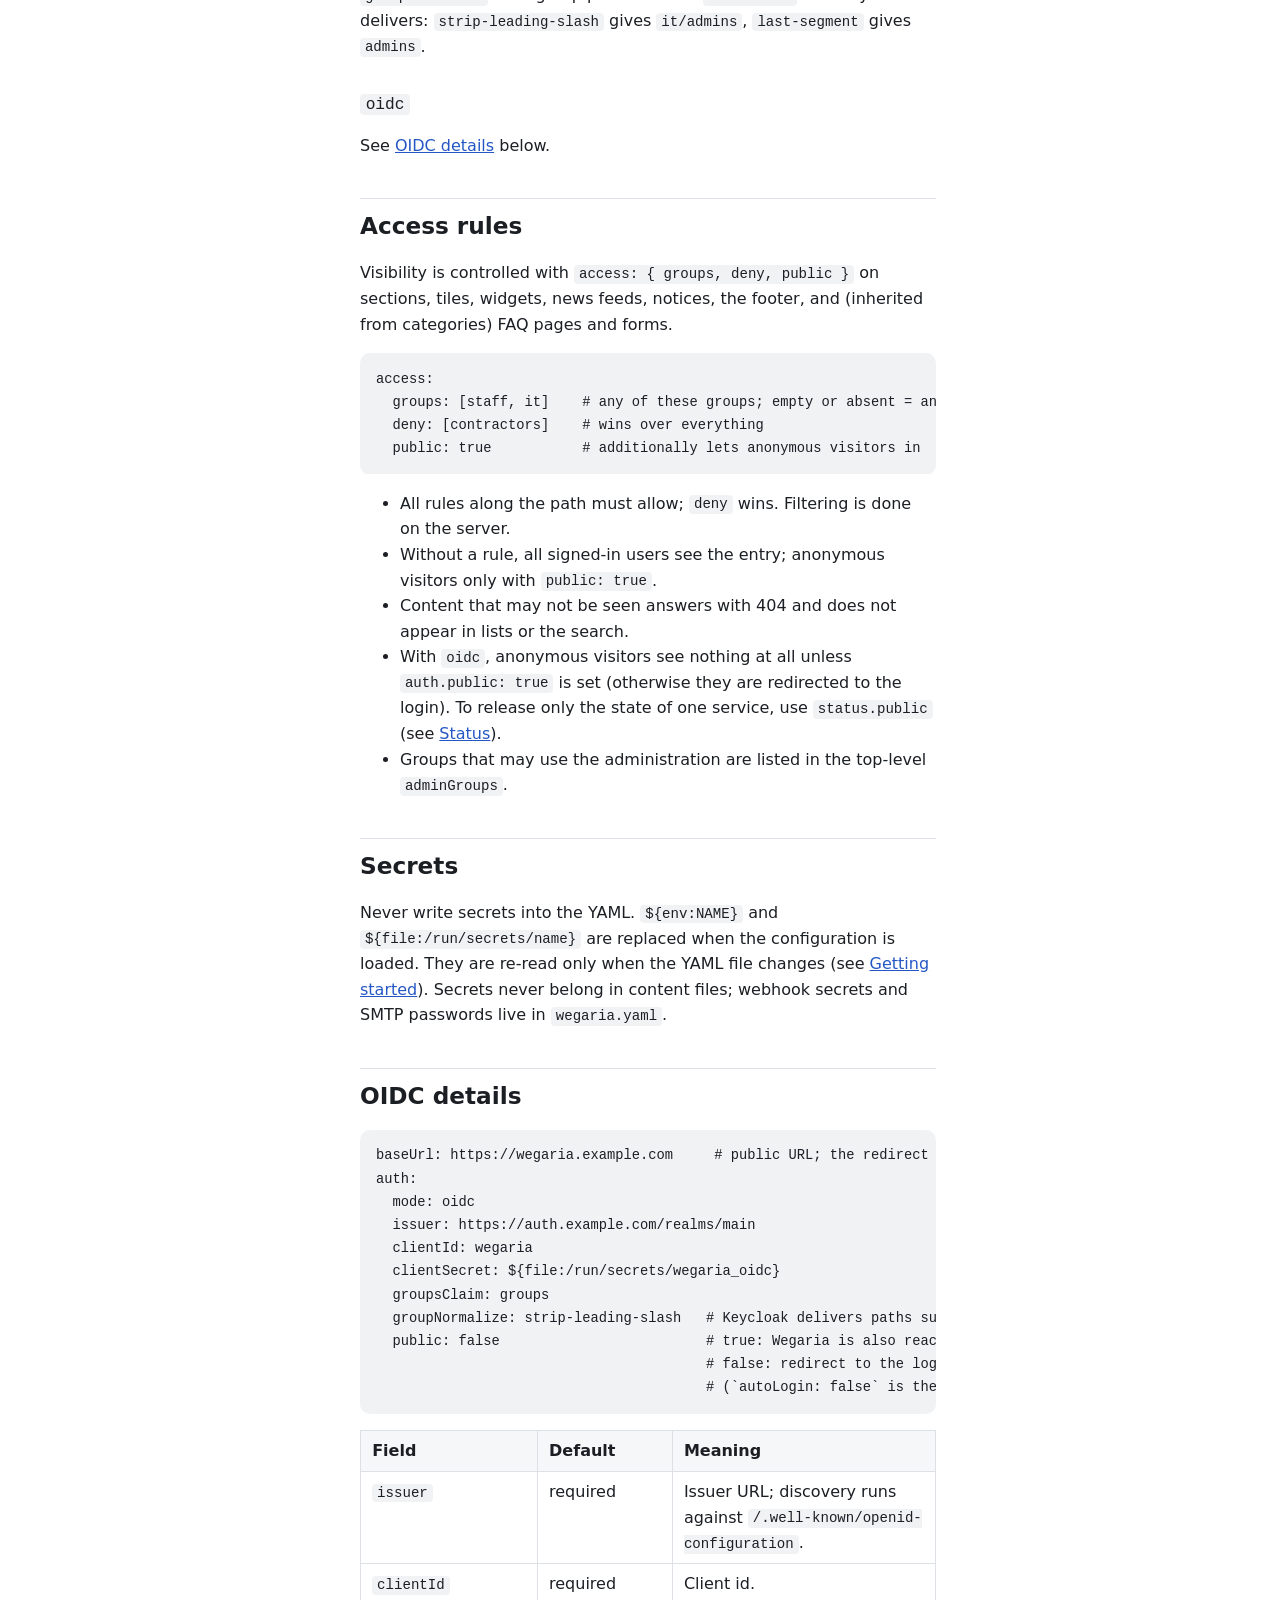
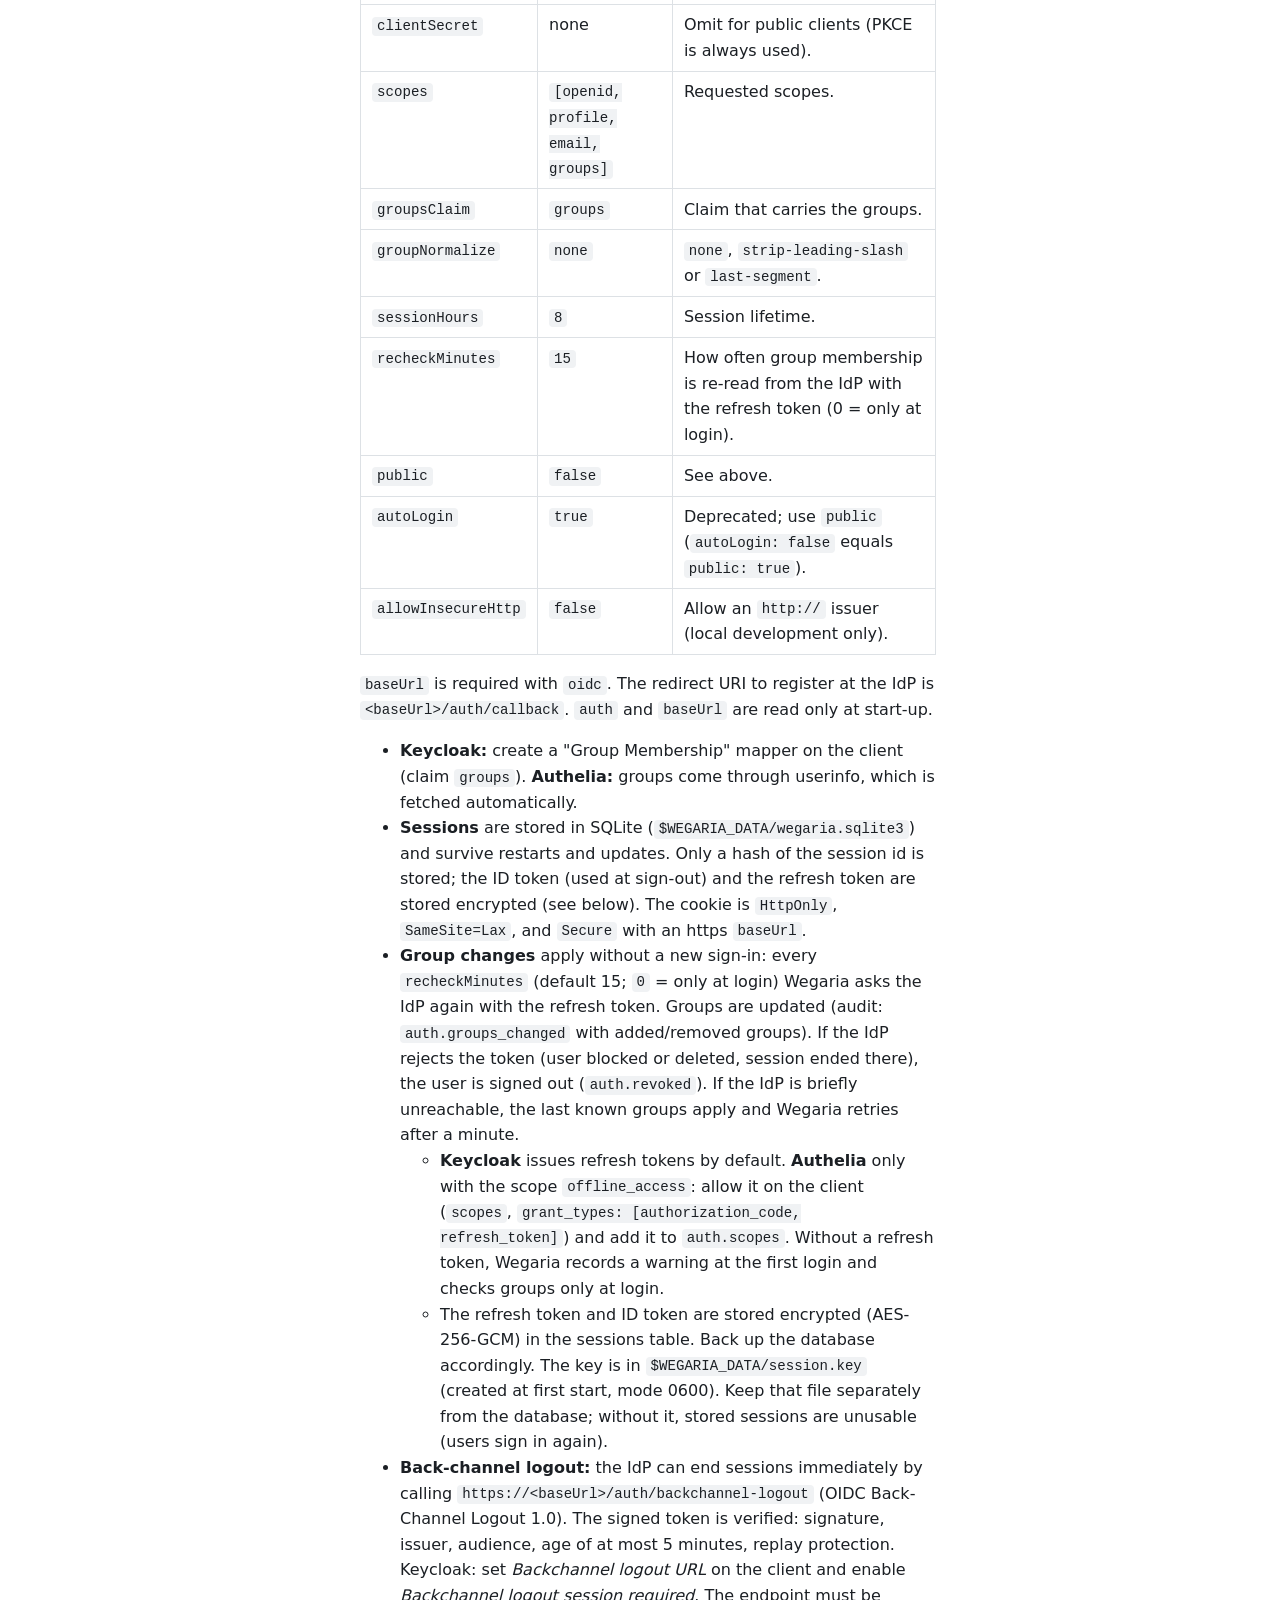
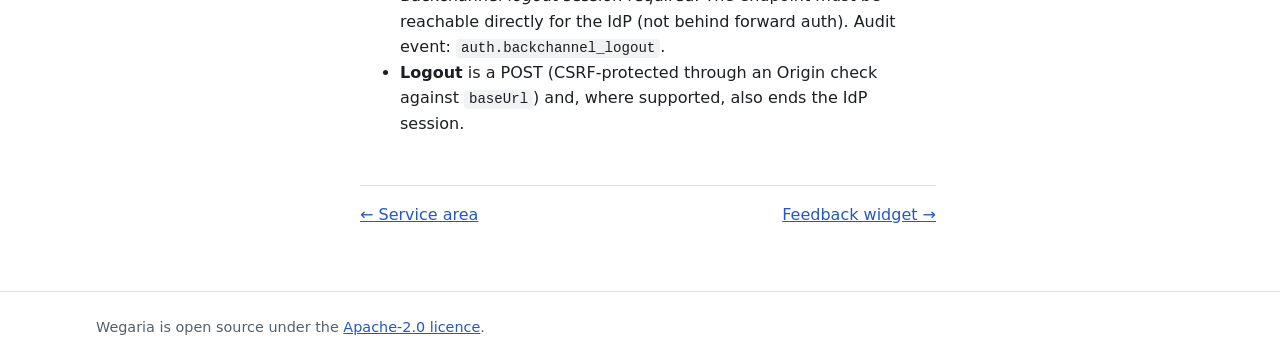
<file: authentication.html>
<!doctype html>
<html lang="en"><head><meta charset="utf-8"><meta name="viewport" content="width=device-width, initial-scale=1">
<title>Authentication and access · Wegaria</title><meta name="description" content="Sign-in modes (dev, headers, oidc), access rules, secrets and OIDC details.">
<link rel="icon" href="assets/logo.svg" type="image/svg+xml"><link rel="stylesheet" href="assets/style.css"></head>
<body><header class="top"><div class="wrap">
<a class="brand" href="index.html"><img src="assets/logo.svg" alt="" width="28" height="28"><span>Wegaria</span></a>
<nav aria-label="Main"><a href="getting-started.html" aria-current="page">Guide</a></nav></div></header><div class="wrap doc"><aside class="side"><nav aria-label="Guide"><ul><li><a href="getting-started.html">Getting started</a></li><li><a href="appearance.html">Appearance</a></li><li><a href="applications.html">Applications</a></li><li><a href="status.html">Status and notices</a></li><li><a href="news.html">News</a></li><li><a href="service.html">Service area</a></li><li><a href="authentication.html" aria-current="page">Authentication and access</a></li><li><a href="feedback.html">Feedback widget</a></li><li><a href="deployment.html">Deployment</a></li><li><a href="architecture.html">Architecture</a></li></ul></nav></aside>
<main><article><h1 id="authentication-and-access">Authentication and access</h1>
<h2 id="modes">Modes</h2>
<table>
<thead>
<tr>
<th>Mode</th>
<th>Purpose</th>
</tr>
</thead>
<tbody>
<tr>
<td><code>dev</code></td>
<td>A fixed user from the configuration; for development only.</td>
</tr>
<tr>
<td><code>headers</code></td>
<td>Forward auth (Traefik with Authelia or oauth2-proxy). Identity headers are accepted <strong>only</strong> from <code>trustedProxies</code>.</td>
</tr>
<tr>
<td><code>oidc</code></td>
<td>Native sign-in (authorization code with PKCE), server-side sessions, groups from the ID token or userinfo.</td>
</tr>
</tbody>
</table>
<p>Wegaria builds a principal (id, name, e-mail, groups) from one of these. Access decisions are always made on the server.</p>
<h3 id="dev"><code>dev</code></h3>
<pre><code class="language-yaml">auth:
  mode: dev
  user: dev                    # default &quot;dev&quot;
  name: Dev User               # default &quot;Dev User&quot;
  email: dev@example.com       # default &quot;dev@example.invalid&quot;
  groups: [it, staff]
  logoutUrl: https://example.com/logout   # optional
</code></pre>
<p>Never use <code>dev</code> in production: everyone is signed in as that user.</p>
<h3 id="headers-forward-auth"><code>headers</code> (forward auth)</h3>
<pre><code class="language-yaml">auth:
  mode: headers
  trustedProxies: [10.250.0.0/24]   # IPs/CIDRs of the reverse proxy; required
  headers:                          # defaults shown
    user: Remote-User
    name: Remote-Name
    email: Remote-Email
    groups: Remote-Groups
  groupsSeparator: &quot;,&quot;              # default &quot;,&quot;
  groupNormalize: none              # none | strip-leading-slash | last-segment
  logoutUrl: https://auth.example.com/logout   # optional
</code></pre>
<p><strong>Security warning.</strong> Headers are trusted only when the request comes from an address in <code>trustedProxies</code>. That check knows only the source address.</p>
<ul>
<li>Wegaria must not be reachable directly: anybody who can reach it could set the headers themselves. The Compose example publishes no ports.</li>
<li>Only the reverse proxy (and Wegaria) belong in the network listed in <code>trustedProxies</code>, ideally a dedicated network per application. Another container in the same network could forge the headers.</li>
<li>The proxy must overwrite or remove client-supplied identity headers. With Traefik, <code>authResponseHeaders</code> must list all four headers Wegaria reads. See <a href="deployment.html#authelia-middleware">Deployment</a>.</li>
</ul>
<p><code>groupNormalize</code> fixes group paths such as <code>/it/admins</code> that Keycloak delivers: <code>strip-leading-slash</code> gives <code>it/admins</code>, <code>last-segment</code> gives <code>admins</code>.</p>
<h3 id="oidc"><code>oidc</code></h3>
<p>See <a href="#oidc-details">OIDC details</a> below.</p>
<h2 id="access-rules">Access rules</h2>
<p>Visibility is controlled with <code>access: { groups, deny, public }</code> on sections, tiles, widgets, news feeds, notices, the footer, and (inherited from categories) FAQ pages and forms.</p>
<pre><code class="language-yaml">access:
  groups: [staff, it]    # any of these groups; empty or absent = any signed-in user
  deny: [contractors]    # wins over everything
  public: true           # additionally lets anonymous visitors in
</code></pre>
<ul>
<li>All rules along the path must allow; <code>deny</code> wins. Filtering is done on the server.</li>
<li>Without a rule, all signed-in users see the entry; anonymous visitors only with <code>public: true</code>.</li>
<li>Content that may not be seen answers with 404 and does not appear in lists or the search.</li>
<li>With <code>oidc</code>, anonymous visitors see nothing at all unless <code>auth.public: true</code> is set (otherwise they are redirected to the login). To release only the state of one service, use <code>status.public</code> (see <a href="status.html#public-status-page">Status</a>).</li>
<li>Groups that may use the administration are listed in the top-level <code>adminGroups</code>.</li>
</ul>
<h2 id="secrets">Secrets</h2>
<p>Never write secrets into the YAML. <code>${env:NAME}</code> and <code>${file:/run/secrets/name}</code> are replaced when the configuration is loaded. They are re-read only when the YAML file changes (see <a href="getting-started.html#reloading-the-configuration">Getting started</a>). Secrets never belong in content files; webhook secrets and SMTP passwords live in <code>wegaria.yaml</code>.</p>
<h2 id="oidc-details">OIDC details</h2>
<pre><code class="language-yaml">baseUrl: https://wegaria.example.com     # public URL; the redirect URI is &lt;baseUrl&gt;/auth/callback
auth:
  mode: oidc
  issuer: https://auth.example.com/realms/main
  clientId: wegaria
  clientSecret: ${file:/run/secrets/wegaria_oidc}
  groupsClaim: groups
  groupNormalize: strip-leading-slash   # Keycloak delivers paths such as /it/admins
  public: false                         # true: Wegaria is also reachable without signing in (anonymous visitors see only what is `public`);
                                        # false: redirect to the login
                                        # (`autoLogin: false` is the old name for `public: true`)
</code></pre>
<table>
<thead>
<tr>
<th>Field</th>
<th>Default</th>
<th>Meaning</th>
</tr>
</thead>
<tbody>
<tr>
<td><code>issuer</code></td>
<td>required</td>
<td>Issuer URL; discovery runs against <code>/.well-known/openid-configuration</code>.</td>
</tr>
<tr>
<td><code>clientId</code></td>
<td>required</td>
<td>Client id.</td>
</tr>
<tr>
<td><code>clientSecret</code></td>
<td>none</td>
<td>Omit for public clients (PKCE is always used).</td>
</tr>
<tr>
<td><code>scopes</code></td>
<td><code>[openid, profile, email, groups]</code></td>
<td>Requested scopes.</td>
</tr>
<tr>
<td><code>groupsClaim</code></td>
<td><code>groups</code></td>
<td>Claim that carries the groups.</td>
</tr>
<tr>
<td><code>groupNormalize</code></td>
<td><code>none</code></td>
<td><code>none</code>, <code>strip-leading-slash</code> or <code>last-segment</code>.</td>
</tr>
<tr>
<td><code>sessionHours</code></td>
<td><code>8</code></td>
<td>Session lifetime.</td>
</tr>
<tr>
<td><code>recheckMinutes</code></td>
<td><code>15</code></td>
<td>How often group membership is re-read from the IdP with the refresh token (0 = only at login).</td>
</tr>
<tr>
<td><code>public</code></td>
<td><code>false</code></td>
<td>See above.</td>
</tr>
<tr>
<td><code>autoLogin</code></td>
<td><code>true</code></td>
<td>Deprecated; use <code>public</code> (<code>autoLogin: false</code> equals <code>public: true</code>).</td>
</tr>
<tr>
<td><code>allowInsecureHttp</code></td>
<td><code>false</code></td>
<td>Allow an <code>http://</code> issuer (local development only).</td>
</tr>
</tbody>
</table>
<p><code>baseUrl</code> is required with <code>oidc</code>. The redirect URI to register at the IdP is <code>&lt;baseUrl&gt;/auth/callback</code>. <code>auth</code> and <code>baseUrl</code> are read only at start-up.</p>
<ul>
<li><strong>Keycloak:</strong> create a &quot;Group Membership&quot; mapper on the client (claim <code>groups</code>). <strong>Authelia:</strong> groups come through userinfo, which is fetched automatically.</li>
<li><strong>Sessions</strong> are stored in SQLite (<code>$WEGARIA_DATA/wegaria.sqlite3</code>) and survive restarts and updates. Only a hash of the session id is stored; the ID token (used at sign-out) and the refresh token are stored encrypted (see below). The cookie is <code>HttpOnly</code>, <code>SameSite=Lax</code>, and <code>Secure</code> with an https <code>baseUrl</code>.</li>
<li><strong>Group changes</strong> apply without a new sign-in: every <code>recheckMinutes</code> (default 15; <code>0</code> = only at login) Wegaria asks the IdP again with the refresh token. Groups are updated (audit: <code>auth.groups_changed</code> with added/removed groups). If the IdP rejects the token (user blocked or deleted, session ended there), the user is signed out (<code>auth.revoked</code>). If the IdP is briefly unreachable, the last known groups apply and Wegaria retries after a minute.
<ul>
<li><strong>Keycloak</strong> issues refresh tokens by default. <strong>Authelia</strong> only with the scope <code>offline_access</code>: allow it on the client (<code>scopes</code>, <code>grant_types: [authorization_code, refresh_token]</code>) and add it to <code>auth.scopes</code>. Without a refresh token, Wegaria records a warning at the first login and checks groups only at login.</li>
<li>The refresh token and ID token are stored encrypted (AES-256-GCM) in the sessions table. Back up the database accordingly. The key is in <code>$WEGARIA_DATA/session.key</code> (created at first start, mode 0600). Keep that file separately from the database; without it, stored sessions are unusable (users sign in again).</li>
</ul>
</li>
<li><strong>Back-channel logout:</strong> the IdP can end sessions immediately by calling <code>https://&lt;baseUrl&gt;/auth/backchannel-logout</code> (OIDC Back-Channel Logout 1.0). The signed token is verified: signature, issuer, audience, age of at most 5 minutes, replay protection. Keycloak: set <em>Backchannel logout URL</em> on the client and enable <em>Backchannel logout session required</em>. The endpoint must be reachable directly for the IdP (not behind forward auth). Audit event: <code>auth.backchannel_logout</code>.</li>
<li><strong>Logout</strong> is a POST (CSRF-protected through an Origin check against <code>baseUrl</code>) and, where supported, also ends the IdP session.</li>
</ul>
</article><nav class="pager" aria-label="Pages"><a rel="prev" href="service.html">← Service area</a><a rel="next" href="feedback.html">Feedback widget →</a></nav></main><nav class="toc" aria-label="On this page"><h2>On this page</h2><ul><li><a href="#modes">Modes</a></li><li><a href="#access-rules">Access rules</a></li><li><a href="#secrets">Secrets</a></li><li><a href="#oidc-details">OIDC details</a></li></ul></nav></div><footer class="foot"><div class="wrap"><span>Wegaria is open source under the <a href="https://www.apache.org/licenses/LICENSE-2.0">Apache-2.0 licence</a>.</span></div></footer></body></html>
</file>
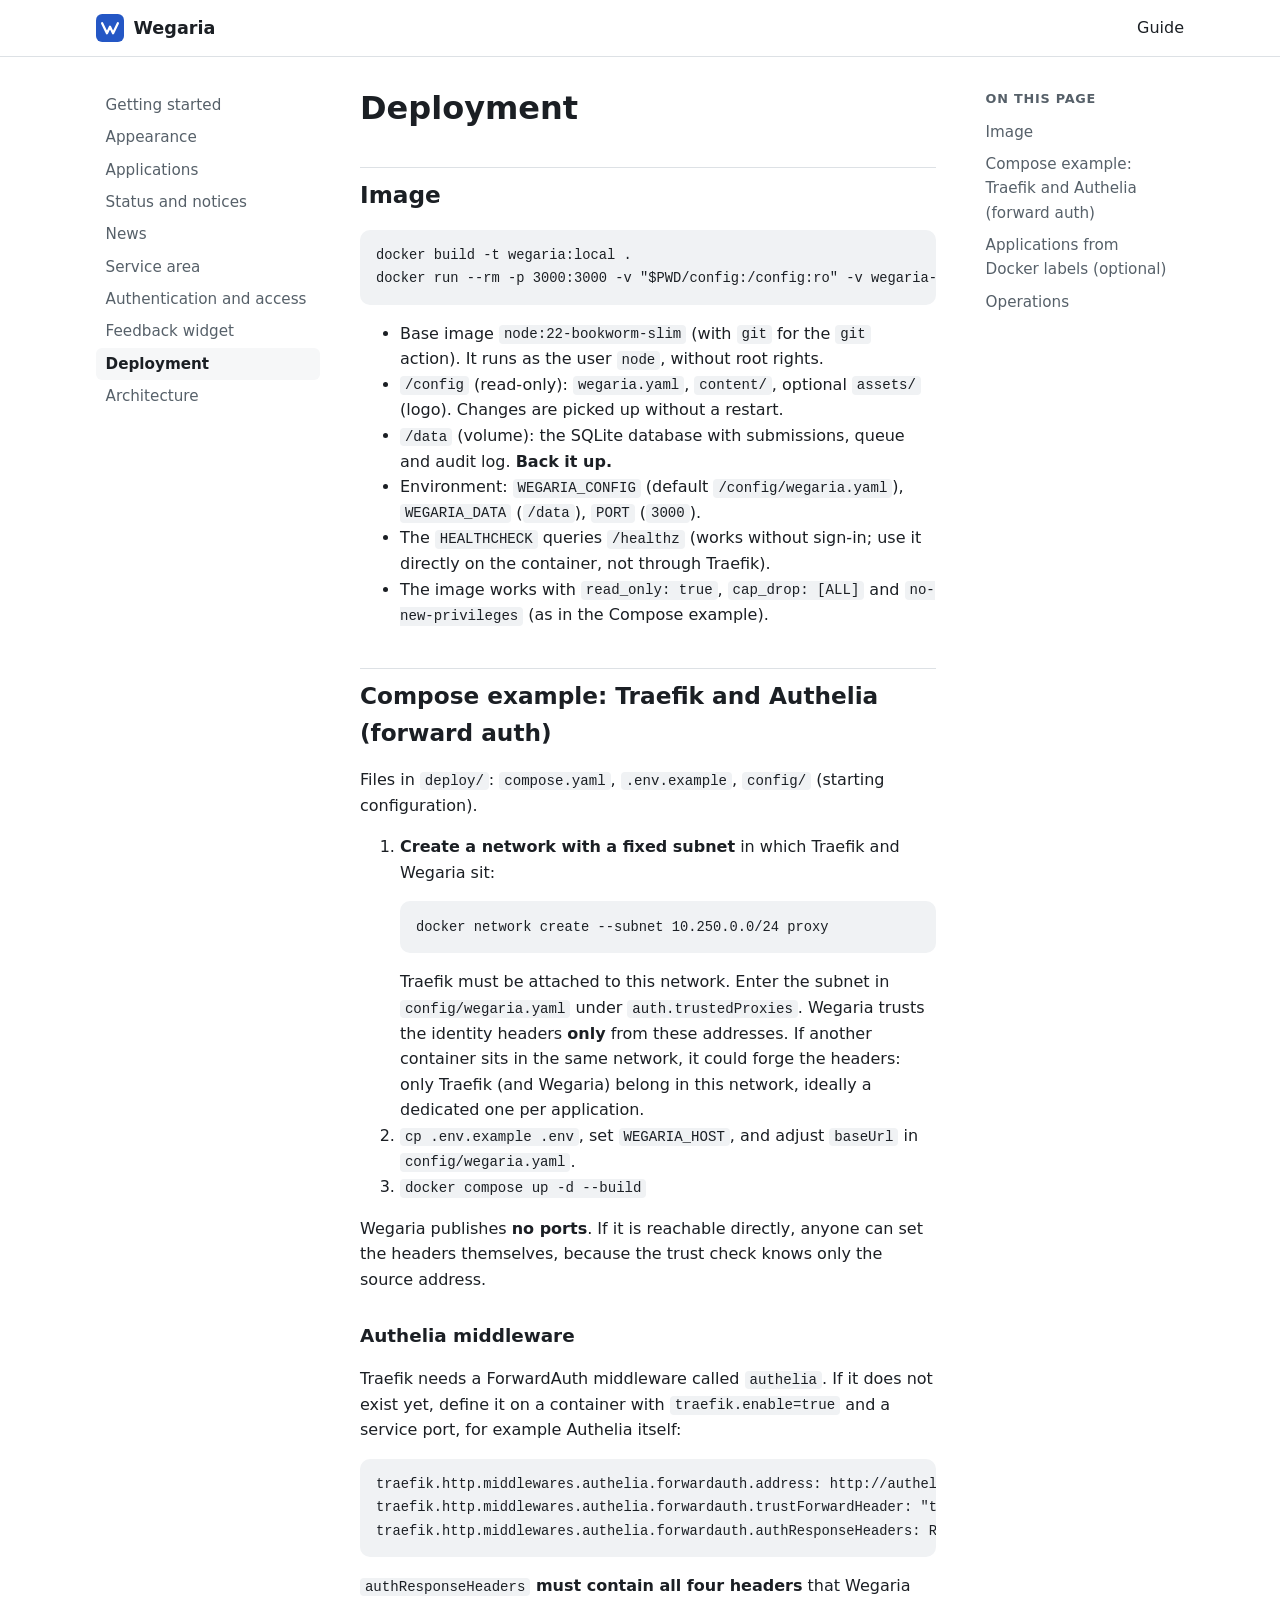
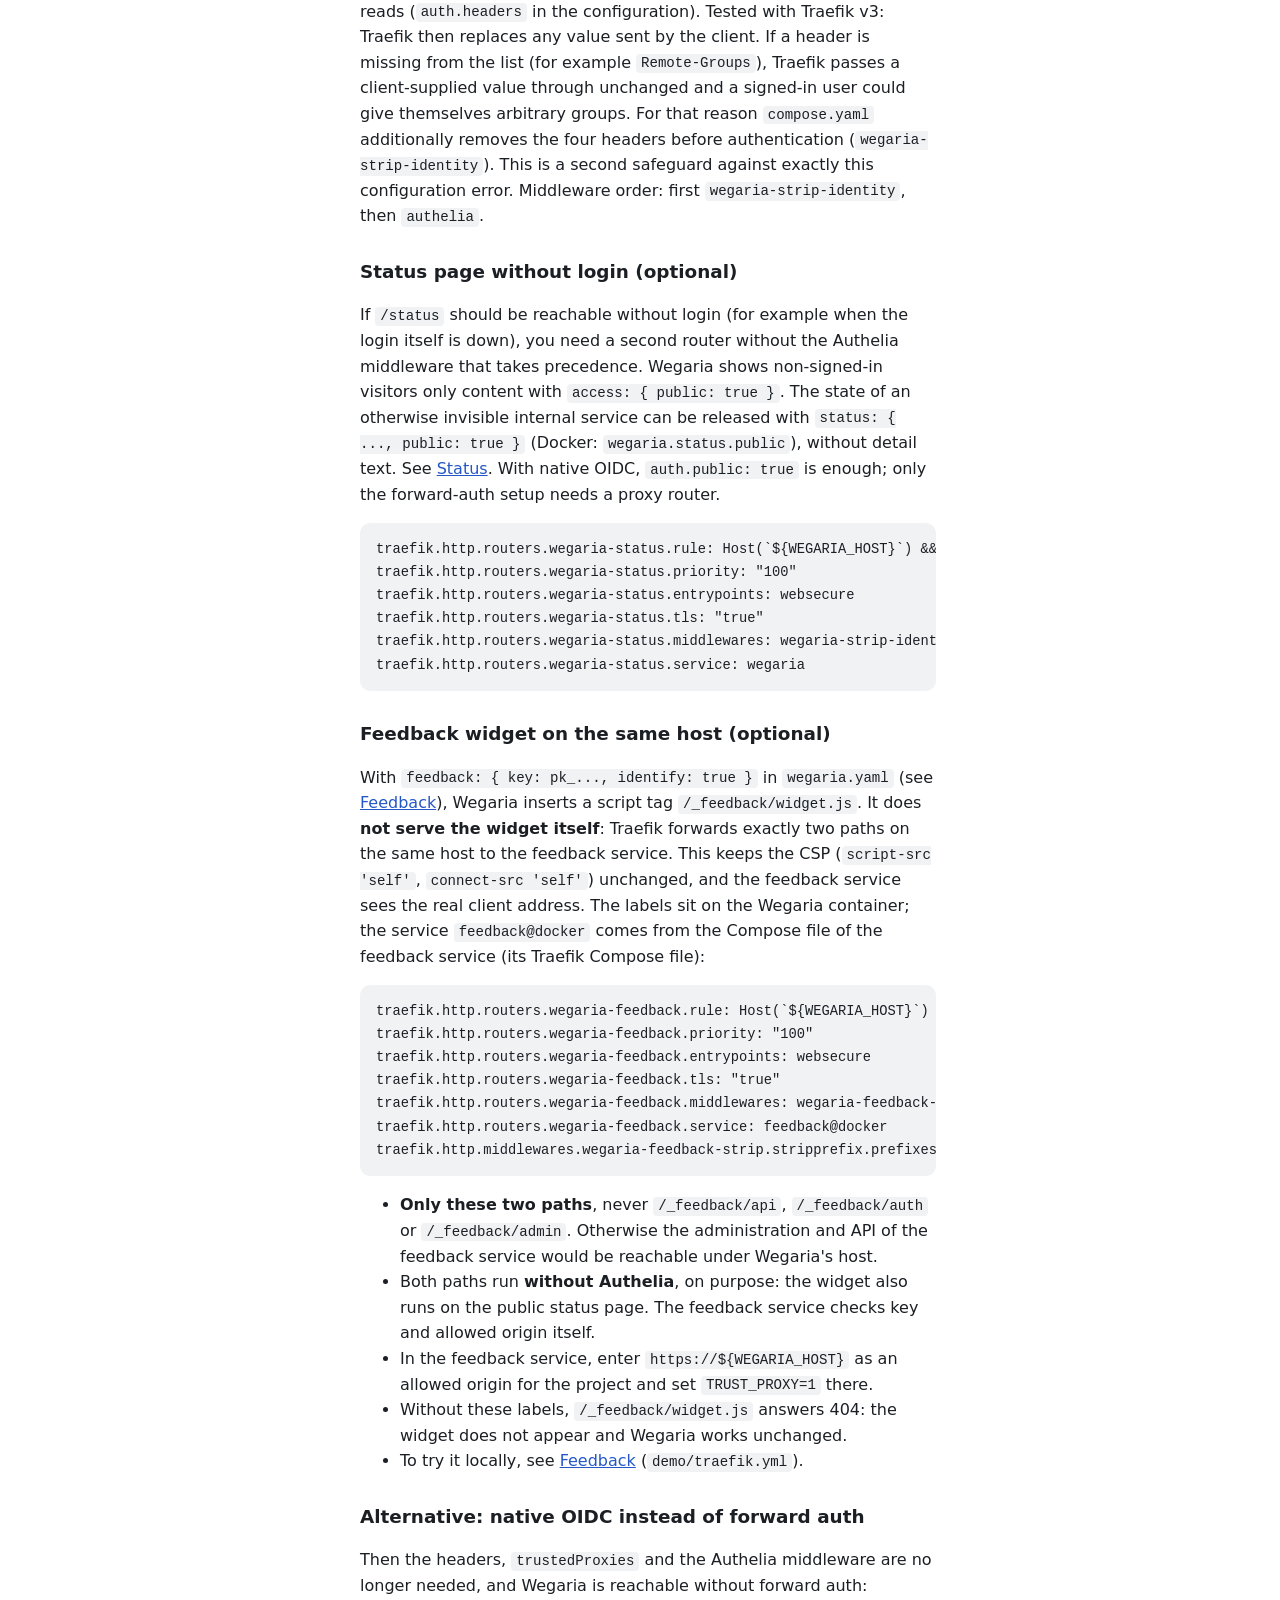
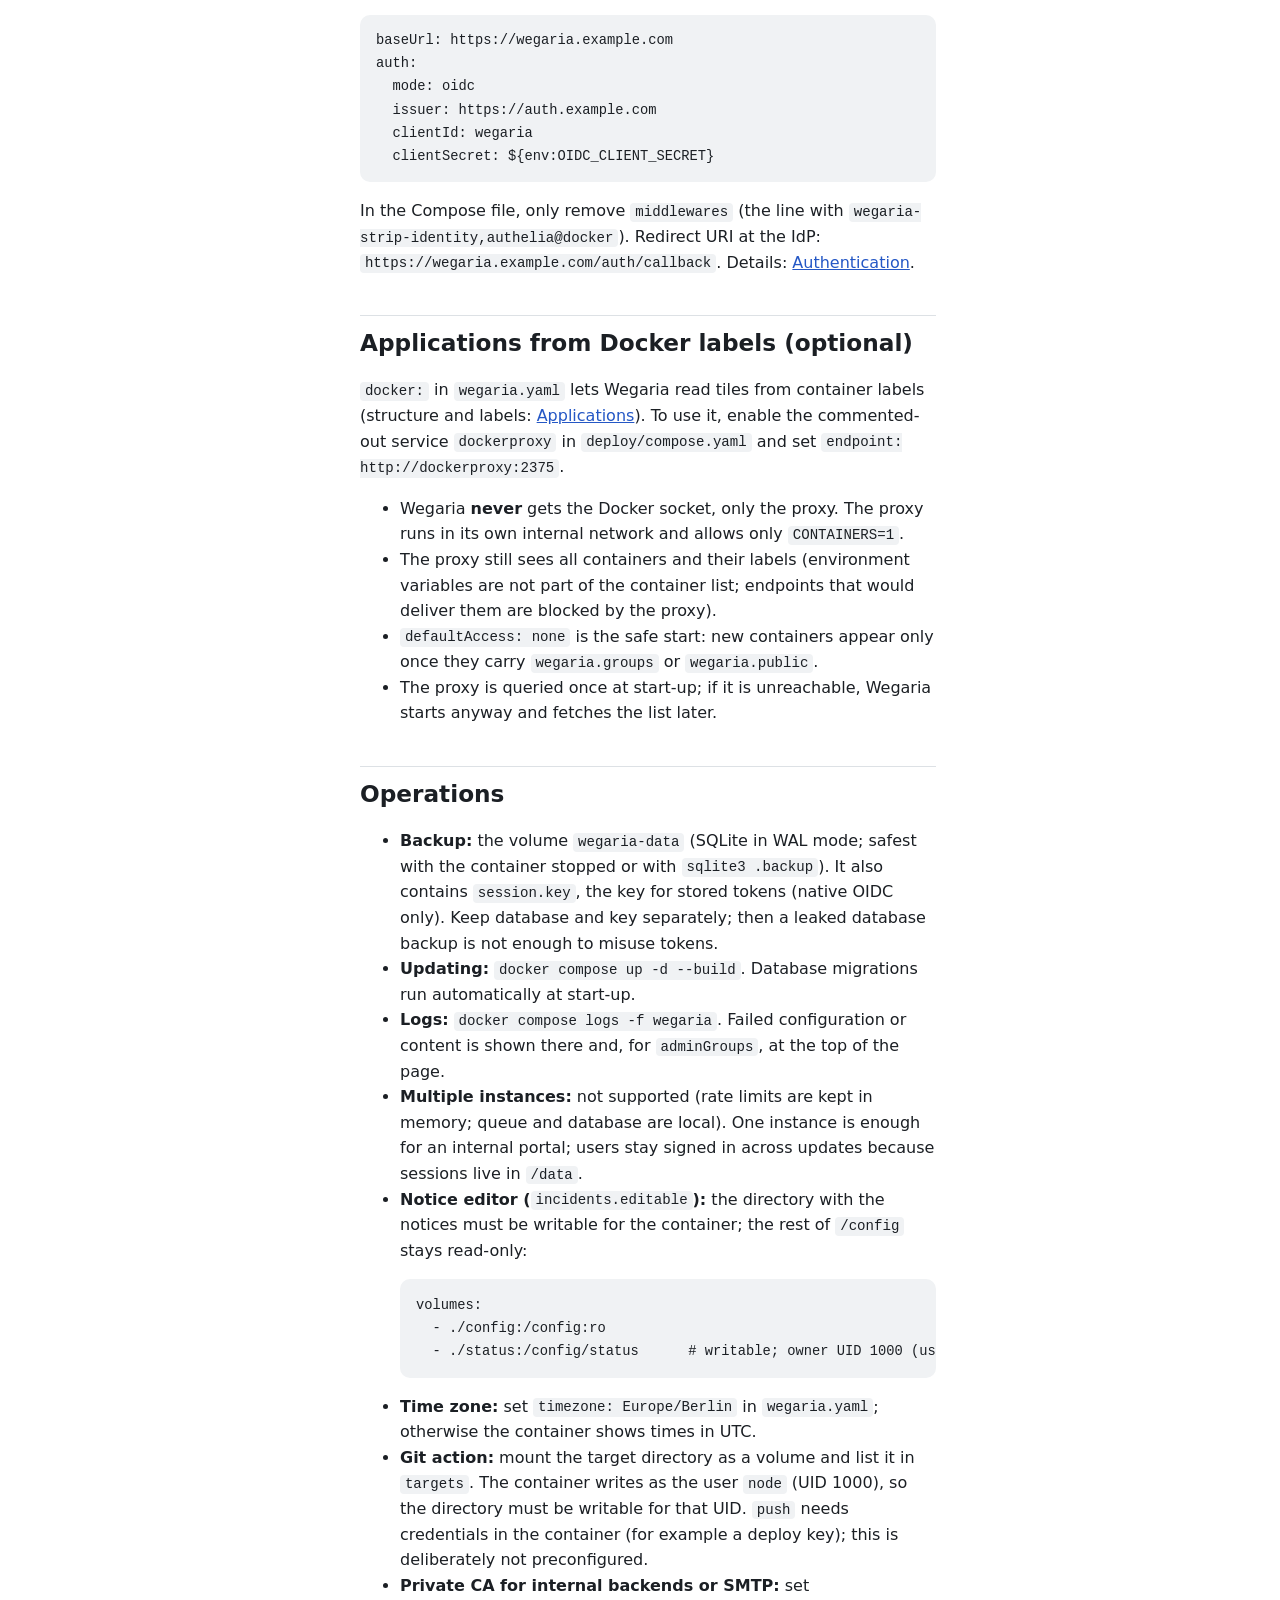
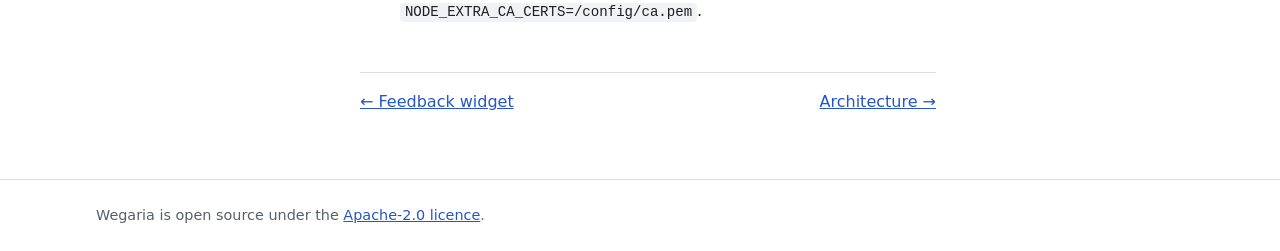
<file: deployment.html>
<!doctype html>
<html lang="en"><head><meta charset="utf-8"><meta name="viewport" content="width=device-width, initial-scale=1">
<title>Deployment · Wegaria</title><meta name="description" content="Run Wegaria as a container behind Traefik and Authelia, or with native OIDC, and operate it.">
<link rel="icon" href="assets/logo.svg" type="image/svg+xml"><link rel="stylesheet" href="assets/style.css"></head>
<body><header class="top"><div class="wrap">
<a class="brand" href="index.html"><img src="assets/logo.svg" alt="" width="28" height="28"><span>Wegaria</span></a>
<nav aria-label="Main"><a href="getting-started.html" aria-current="page">Guide</a></nav></div></header><div class="wrap doc"><aside class="side"><nav aria-label="Guide"><ul><li><a href="getting-started.html">Getting started</a></li><li><a href="appearance.html">Appearance</a></li><li><a href="applications.html">Applications</a></li><li><a href="status.html">Status and notices</a></li><li><a href="news.html">News</a></li><li><a href="service.html">Service area</a></li><li><a href="authentication.html">Authentication and access</a></li><li><a href="feedback.html">Feedback widget</a></li><li><a href="deployment.html" aria-current="page">Deployment</a></li><li><a href="architecture.html">Architecture</a></li></ul></nav></aside>
<main><article><h1 id="deployment">Deployment</h1>
<h2 id="image">Image</h2>
<pre><code class="language-sh">docker build -t wegaria:local .
docker run --rm -p 3000:3000 -v &quot;$PWD/config:/config:ro&quot; -v wegaria-data:/data wegaria:local
</code></pre>
<ul>
<li>Base image <code>node:22-bookworm-slim</code> (with <code>git</code> for the <code>git</code> action). It runs as the user <code>node</code>, without root rights.</li>
<li><code>/config</code> (read-only): <code>wegaria.yaml</code>, <code>content/</code>, optional <code>assets/</code> (logo). Changes are picked up without a restart.</li>
<li><code>/data</code> (volume): the SQLite database with submissions, queue and audit log. <strong>Back it up.</strong></li>
<li>Environment: <code>WEGARIA_CONFIG</code> (default <code>/config/wegaria.yaml</code>), <code>WEGARIA_DATA</code> (<code>/data</code>), <code>PORT</code> (<code>3000</code>).</li>
<li>The <code>HEALTHCHECK</code> queries <code>/healthz</code> (works without sign-in; use it directly on the container, not through Traefik).</li>
<li>The image works with <code>read_only: true</code>, <code>cap_drop: [ALL]</code> and <code>no-new-privileges</code> (as in the Compose example).</li>
</ul>
<h2 id="compose-example-traefik-and-authelia-forward-auth">Compose example: Traefik and Authelia (forward auth)</h2>
<p>Files in <code>deploy/</code>: <code>compose.yaml</code>, <code>.env.example</code>, <code>config/</code> (starting configuration).</p>
<ol>
<li><strong>Create a network with a fixed subnet</strong> in which Traefik and Wegaria sit:<pre><code class="language-sh">docker network create --subnet 10.250.0.0/24 proxy
</code></pre>
Traefik must be attached to this network. Enter the subnet in <code>config/wegaria.yaml</code> under <code>auth.trustedProxies</code>. Wegaria trusts the identity headers <strong>only</strong> from these addresses. If another container sits in the same network, it could forge the headers: only Traefik (and Wegaria) belong in this network, ideally a dedicated one per application.</li>
<li><code>cp .env.example .env</code>, set <code>WEGARIA_HOST</code>, and adjust <code>baseUrl</code> in <code>config/wegaria.yaml</code>.</li>
<li><code>docker compose up -d --build</code></li>
</ol>
<p>Wegaria publishes <strong>no ports</strong>. If it is reachable directly, anyone can set the headers themselves, because the trust check knows only the source address.</p>
<h3 id="authelia-middleware">Authelia middleware</h3>
<p>Traefik needs a ForwardAuth middleware called <code>authelia</code>. If it does not exist yet, define it on a container with <code>traefik.enable=true</code> and a service port, for example Authelia itself:</p>
<pre><code class="language-yaml">traefik.http.middlewares.authelia.forwardauth.address: http://authelia:9091/api/authz/forward-auth
traefik.http.middlewares.authelia.forwardauth.trustForwardHeader: &quot;true&quot;
traefik.http.middlewares.authelia.forwardauth.authResponseHeaders: Remote-User,Remote-Groups,Remote-Name,Remote-Email
</code></pre>
<p><strong><code>authResponseHeaders</code> must contain all four headers</strong> that Wegaria reads (<code>auth.headers</code> in the configuration). Tested with Traefik v3: Traefik then replaces any value sent by the client. If a header is missing from the list (for example <code>Remote-Groups</code>), Traefik passes a client-supplied value through unchanged and a signed-in user could give themselves arbitrary groups. For that reason <code>compose.yaml</code> additionally removes the four headers before authentication (<code>wegaria-strip-identity</code>). This is a second safeguard against exactly this configuration error. Middleware order: first <code>wegaria-strip-identity</code>, then <code>authelia</code>.</p>
<h3 id="status-page-without-login-optional">Status page without login (optional)</h3>
<p>If <code>/status</code> should be reachable without login (for example when the login itself is down), you need a second router without the Authelia middleware that takes precedence. Wegaria shows non-signed-in visitors only content with <code>access: { public: true }</code>. The state of an otherwise invisible internal service can be released with <code>status: { ..., public: true }</code> (Docker: <code>wegaria.status.public</code>), without detail text. See <a href="status.html#public-status-page">Status</a>. With native OIDC, <code>auth.public: true</code> is enough; only the forward-auth setup needs a proxy router.</p>
<pre><code class="language-yaml">traefik.http.routers.wegaria-status.rule: Host(`${WEGARIA_HOST}`) &amp;&amp; Path(`/status`)
traefik.http.routers.wegaria-status.priority: &quot;100&quot;
traefik.http.routers.wegaria-status.entrypoints: websecure
traefik.http.routers.wegaria-status.tls: &quot;true&quot;
traefik.http.routers.wegaria-status.middlewares: wegaria-strip-identity   # keep removing the identity headers
traefik.http.routers.wegaria-status.service: wegaria
</code></pre>
<h3 id="feedback-widget-on-the-same-host-optional">Feedback widget on the same host (optional)</h3>
<p>With <code>feedback: { key: pk_..., identify: true }</code> in <code>wegaria.yaml</code> (see <a href="feedback.html">Feedback</a>), Wegaria inserts a script tag <code>/_feedback/widget.js</code>. It does <strong>not serve the widget itself</strong>: Traefik forwards exactly two paths on the same host to the feedback service. This keeps the CSP (<code>script-src 'self'</code>, <code>connect-src 'self'</code>) unchanged, and the feedback service sees the real client address. The labels sit on the Wegaria container; the service <code>feedback@docker</code> comes from the Compose file of the feedback service (its Traefik Compose file):</p>
<pre><code class="language-yaml">traefik.http.routers.wegaria-feedback.rule: Host(`${WEGARIA_HOST}`) &amp;&amp; (PathPrefix(`/_feedback/v1`) || Path(`/_feedback/widget.js`))
traefik.http.routers.wegaria-feedback.priority: &quot;100&quot;
traefik.http.routers.wegaria-feedback.entrypoints: websecure
traefik.http.routers.wegaria-feedback.tls: &quot;true&quot;
traefik.http.routers.wegaria-feedback.middlewares: wegaria-feedback-strip
traefik.http.routers.wegaria-feedback.service: feedback@docker
traefik.http.middlewares.wegaria-feedback-strip.stripprefix.prefixes: /_feedback
</code></pre>
<ul>
<li><strong>Only these two paths</strong>, never <code>/_feedback/api</code>, <code>/_feedback/auth</code> or <code>/_feedback/admin</code>. Otherwise the administration and API of the feedback service would be reachable under Wegaria's host.</li>
<li>Both paths run <strong>without Authelia</strong>, on purpose: the widget also runs on the public status page. The feedback service checks key and allowed origin itself.</li>
<li>In the feedback service, enter <code>https://${WEGARIA_HOST}</code> as an allowed origin for the project and set <code>TRUST_PROXY=1</code> there.</li>
<li>Without these labels, <code>/_feedback/widget.js</code> answers 404: the widget does not appear and Wegaria works unchanged.</li>
<li>To try it locally, see <a href="feedback.html#trying-it-with-the-demo">Feedback</a> (<code>demo/traefik.yml</code>).</li>
</ul>
<h3 id="alternative-native-oidc-instead-of-forward-auth">Alternative: native OIDC instead of forward auth</h3>
<p>Then the headers, <code>trustedProxies</code> and the Authelia middleware are no longer needed, and Wegaria is reachable without forward auth:</p>
<pre><code class="language-yaml">baseUrl: https://wegaria.example.com
auth:
  mode: oidc
  issuer: https://auth.example.com
  clientId: wegaria
  clientSecret: ${env:OIDC_CLIENT_SECRET}
</code></pre>
<p>In the Compose file, only remove <code>middlewares</code> (the line with <code>wegaria-strip-identity,authelia@docker</code>). Redirect URI at the IdP: <code>https://wegaria.example.com/auth/callback</code>. Details: <a href="authentication.html#oidc-details">Authentication</a>.</p>
<h2 id="applications-from-docker-labels-optional">Applications from Docker labels (optional)</h2>
<p><code>docker:</code> in <code>wegaria.yaml</code> lets Wegaria read tiles from container labels (structure and labels: <a href="applications.html#applications-from-docker-labels">Applications</a>). To use it, enable the commented-out service <code>dockerproxy</code> in <code>deploy/compose.yaml</code> and set <code>endpoint: http://dockerproxy:2375</code>.</p>
<ul>
<li>Wegaria <strong>never</strong> gets the Docker socket, only the proxy. The proxy runs in its own internal network and allows only <code>CONTAINERS=1</code>.</li>
<li>The proxy still sees all containers and their labels (environment variables are not part of the container list; endpoints that would deliver them are blocked by the proxy).</li>
<li><code>defaultAccess: none</code> is the safe start: new containers appear only once they carry <code>wegaria.groups</code> or <code>wegaria.public</code>.</li>
<li>The proxy is queried once at start-up; if it is unreachable, Wegaria starts anyway and fetches the list later.</li>
</ul>
<h2 id="operations">Operations</h2>
<ul>
<li><strong>Backup:</strong> the volume <code>wegaria-data</code> (SQLite in WAL mode; safest with the container stopped or with <code>sqlite3 .backup</code>). It also contains <code>session.key</code>, the key for stored tokens (native OIDC only). Keep database and key separately; then a leaked database backup is not enough to misuse tokens.</li>
<li><strong>Updating:</strong> <code>docker compose up -d --build</code>. Database migrations run automatically at start-up.</li>
<li><strong>Logs:</strong> <code>docker compose logs -f wegaria</code>. Failed configuration or content is shown there and, for <code>adminGroups</code>, at the top of the page.</li>
<li><strong>Multiple instances:</strong> not supported (rate limits are kept in memory; queue and database are local). One instance is enough for an internal portal; users stay signed in across updates because sessions live in <code>/data</code>.</li>
<li><strong>Notice editor (<code>incidents.editable</code>):</strong> the directory with the notices must be writable for the container; the rest of <code>/config</code> stays read-only:<pre><code class="language-yaml">volumes:
  - ./config:/config:ro
  - ./status:/config/status      # writable; owner UID 1000 (user &quot;node&quot;)
</code></pre>
</li>
<li><strong>Time zone:</strong> set <code>timezone: Europe/Berlin</code> in <code>wegaria.yaml</code>; otherwise the container shows times in UTC.</li>
<li><strong>Git action:</strong> mount the target directory as a volume and list it in <code>targets</code>. The container writes as the user <code>node</code> (UID 1000), so the directory must be writable for that UID. <code>push</code> needs credentials in the container (for example a deploy key); this is deliberately not preconfigured.</li>
<li><strong>Private CA for internal backends or SMTP:</strong> set <code>NODE_EXTRA_CA_CERTS=/config/ca.pem</code>.</li>
</ul>
</article><nav class="pager" aria-label="Pages"><a rel="prev" href="feedback.html">← Feedback widget</a><a rel="next" href="architecture.html">Architecture →</a></nav></main><nav class="toc" aria-label="On this page"><h2>On this page</h2><ul><li><a href="#image">Image</a></li><li><a href="#compose-example-traefik-and-authelia-forward-auth">Compose example: Traefik and Authelia (forward auth)</a></li><li><a href="#applications-from-docker-labels-optional">Applications from Docker labels (optional)</a></li><li><a href="#operations">Operations</a></li></ul></nav></div><footer class="foot"><div class="wrap"><span>Wegaria is open source under the <a href="https://www.apache.org/licenses/LICENSE-2.0">Apache-2.0 licence</a>.</span></div></footer></body></html>
</file>
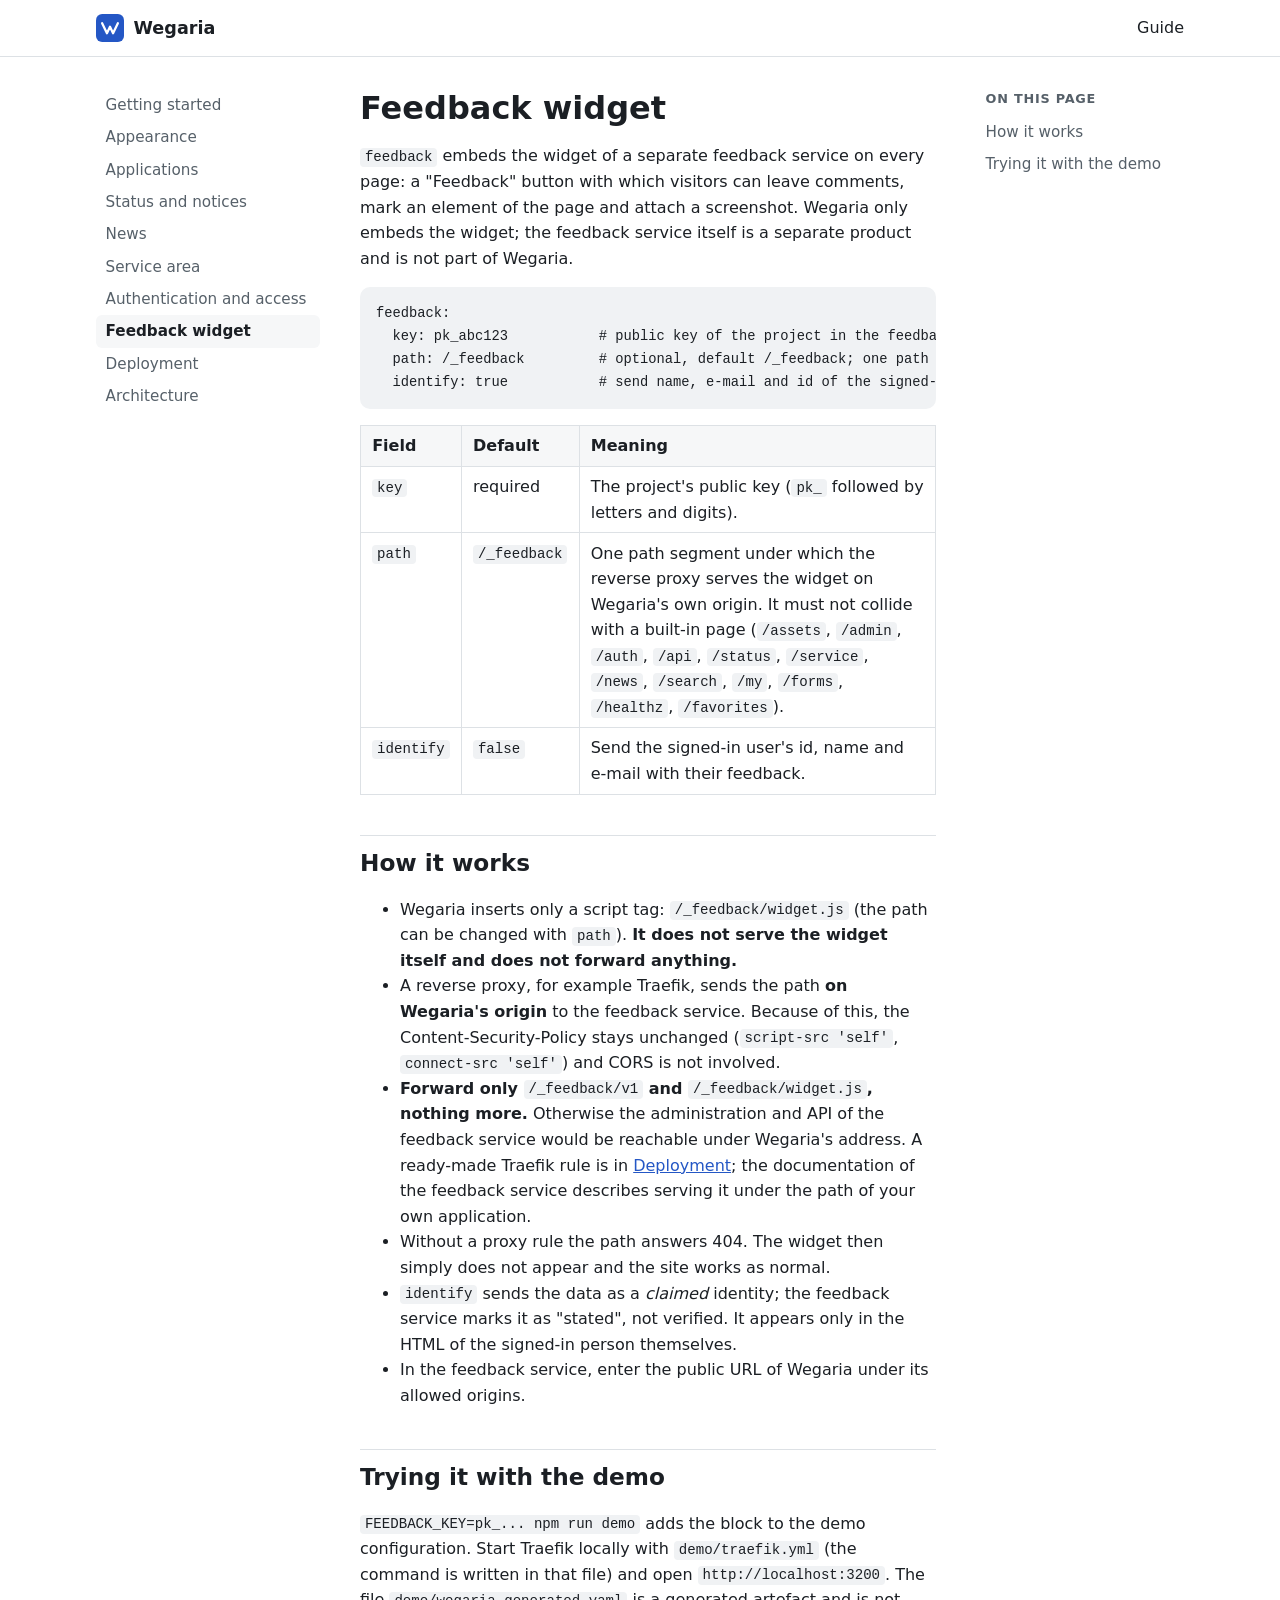
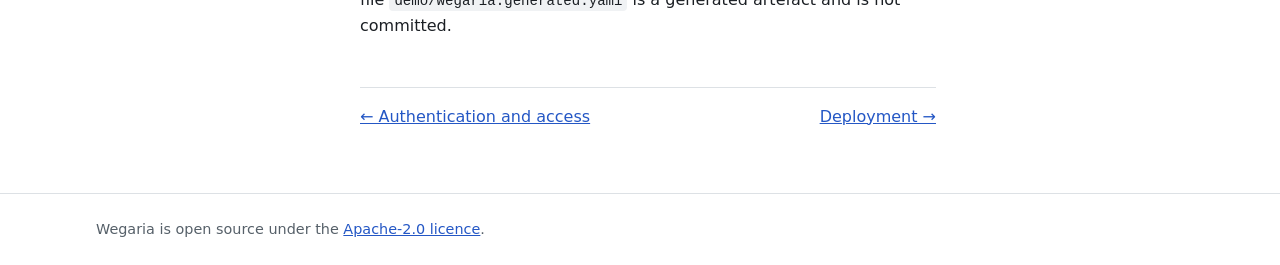
<file: feedback.html>
<!doctype html>
<html lang="en"><head><meta charset="utf-8"><meta name="viewport" content="width=device-width, initial-scale=1">
<title>Feedback widget · Wegaria</title><meta name="description" content="Embed the widget of a separate feedback service on every page, served through your reverse proxy.">
<link rel="icon" href="assets/logo.svg" type="image/svg+xml"><link rel="stylesheet" href="assets/style.css"></head>
<body><header class="top"><div class="wrap">
<a class="brand" href="index.html"><img src="assets/logo.svg" alt="" width="28" height="28"><span>Wegaria</span></a>
<nav aria-label="Main"><a href="getting-started.html" aria-current="page">Guide</a></nav></div></header><div class="wrap doc"><aside class="side"><nav aria-label="Guide"><ul><li><a href="getting-started.html">Getting started</a></li><li><a href="appearance.html">Appearance</a></li><li><a href="applications.html">Applications</a></li><li><a href="status.html">Status and notices</a></li><li><a href="news.html">News</a></li><li><a href="service.html">Service area</a></li><li><a href="authentication.html">Authentication and access</a></li><li><a href="feedback.html" aria-current="page">Feedback widget</a></li><li><a href="deployment.html">Deployment</a></li><li><a href="architecture.html">Architecture</a></li></ul></nav></aside>
<main><article><h1 id="feedback-widget">Feedback widget</h1>
<p><code>feedback</code> embeds the widget of a separate feedback service on every page: a &quot;Feedback&quot; button with which visitors can leave comments, mark an element of the page and attach a screenshot. Wegaria only embeds the widget; the feedback service itself is a separate product and is not part of Wegaria.</p>
<pre><code class="language-yaml">feedback:
  key: pk_abc123           # public key of the project in the feedback service
  path: /_feedback         # optional, default /_feedback; one path segment
  identify: true           # send name, e-mail and id of the signed-in person (optional, default false)
</code></pre>
<table>
<thead>
<tr>
<th>Field</th>
<th>Default</th>
<th>Meaning</th>
</tr>
</thead>
<tbody>
<tr>
<td><code>key</code></td>
<td>required</td>
<td>The project's public key (<code>pk_</code> followed by letters and digits).</td>
</tr>
<tr>
<td><code>path</code></td>
<td><code>/_feedback</code></td>
<td>One path segment under which the reverse proxy serves the widget on Wegaria's own origin. It must not collide with a built-in page (<code>/assets</code>, <code>/admin</code>, <code>/auth</code>, <code>/api</code>, <code>/status</code>, <code>/service</code>, <code>/news</code>, <code>/search</code>, <code>/my</code>, <code>/forms</code>, <code>/healthz</code>, <code>/favorites</code>).</td>
</tr>
<tr>
<td><code>identify</code></td>
<td><code>false</code></td>
<td>Send the signed-in user's id, name and e-mail with their feedback.</td>
</tr>
</tbody>
</table>
<h2 id="how-it-works">How it works</h2>
<ul>
<li>Wegaria inserts only a script tag: <code>/_feedback/widget.js</code> (the path can be changed with <code>path</code>). <strong>It does not serve the widget itself and does not forward anything.</strong></li>
<li>A reverse proxy, for example Traefik, sends the path <strong>on Wegaria's origin</strong> to the feedback service. Because of this, the Content-Security-Policy stays unchanged (<code>script-src 'self'</code>, <code>connect-src 'self'</code>) and CORS is not involved.</li>
<li><strong>Forward only <code>/_feedback/v1</code> and <code>/_feedback/widget.js</code>, nothing more.</strong> Otherwise the administration and API of the feedback service would be reachable under Wegaria's address. A ready-made Traefik rule is in <a href="deployment.html#feedback-widget-on-the-same-host-optional">Deployment</a>; the documentation of the feedback service describes serving it under the path of your own application.</li>
<li>Without a proxy rule the path answers 404. The widget then simply does not appear and the site works as normal.</li>
<li><code>identify</code> sends the data as a <em>claimed</em> identity; the feedback service marks it as &quot;stated&quot;, not verified. It appears only in the HTML of the signed-in person themselves.</li>
<li>In the feedback service, enter the public URL of Wegaria under its allowed origins.</li>
</ul>
<h2 id="trying-it-with-the-demo">Trying it with the demo</h2>
<p><code>FEEDBACK_KEY=pk_... npm run demo</code> adds the block to the demo configuration. Start Traefik locally with <code>demo/traefik.yml</code> (the command is written in that file) and open <code>http://localhost:3200</code>. The file <code>demo/wegaria.generated.yaml</code> is a generated artefact and is not committed.</p>
</article><nav class="pager" aria-label="Pages"><a rel="prev" href="authentication.html">← Authentication and access</a><a rel="next" href="deployment.html">Deployment →</a></nav></main><nav class="toc" aria-label="On this page"><h2>On this page</h2><ul><li><a href="#how-it-works">How it works</a></li><li><a href="#trying-it-with-the-demo">Trying it with the demo</a></li></ul></nav></div><footer class="foot"><div class="wrap"><span>Wegaria is open source under the <a href="https://www.apache.org/licenses/LICENSE-2.0">Apache-2.0 licence</a>.</span></div></footer></body></html>
</file>
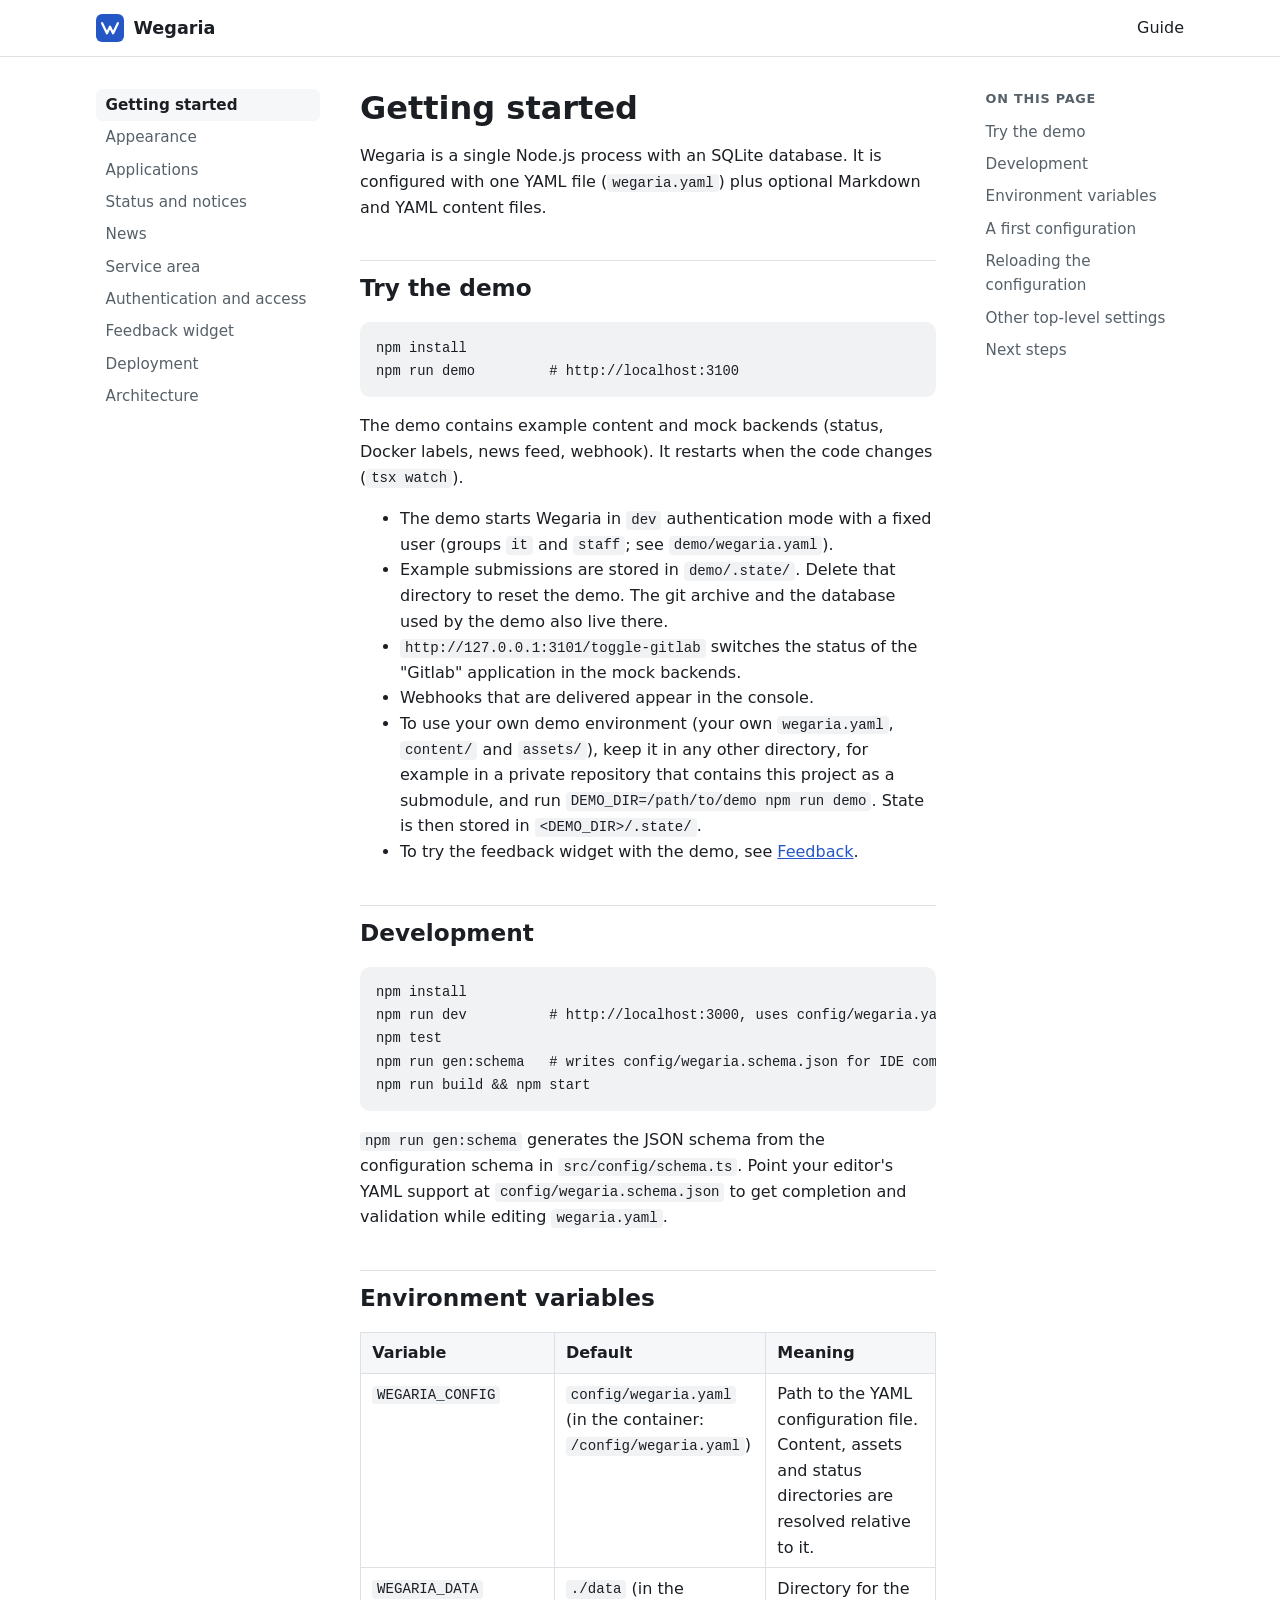
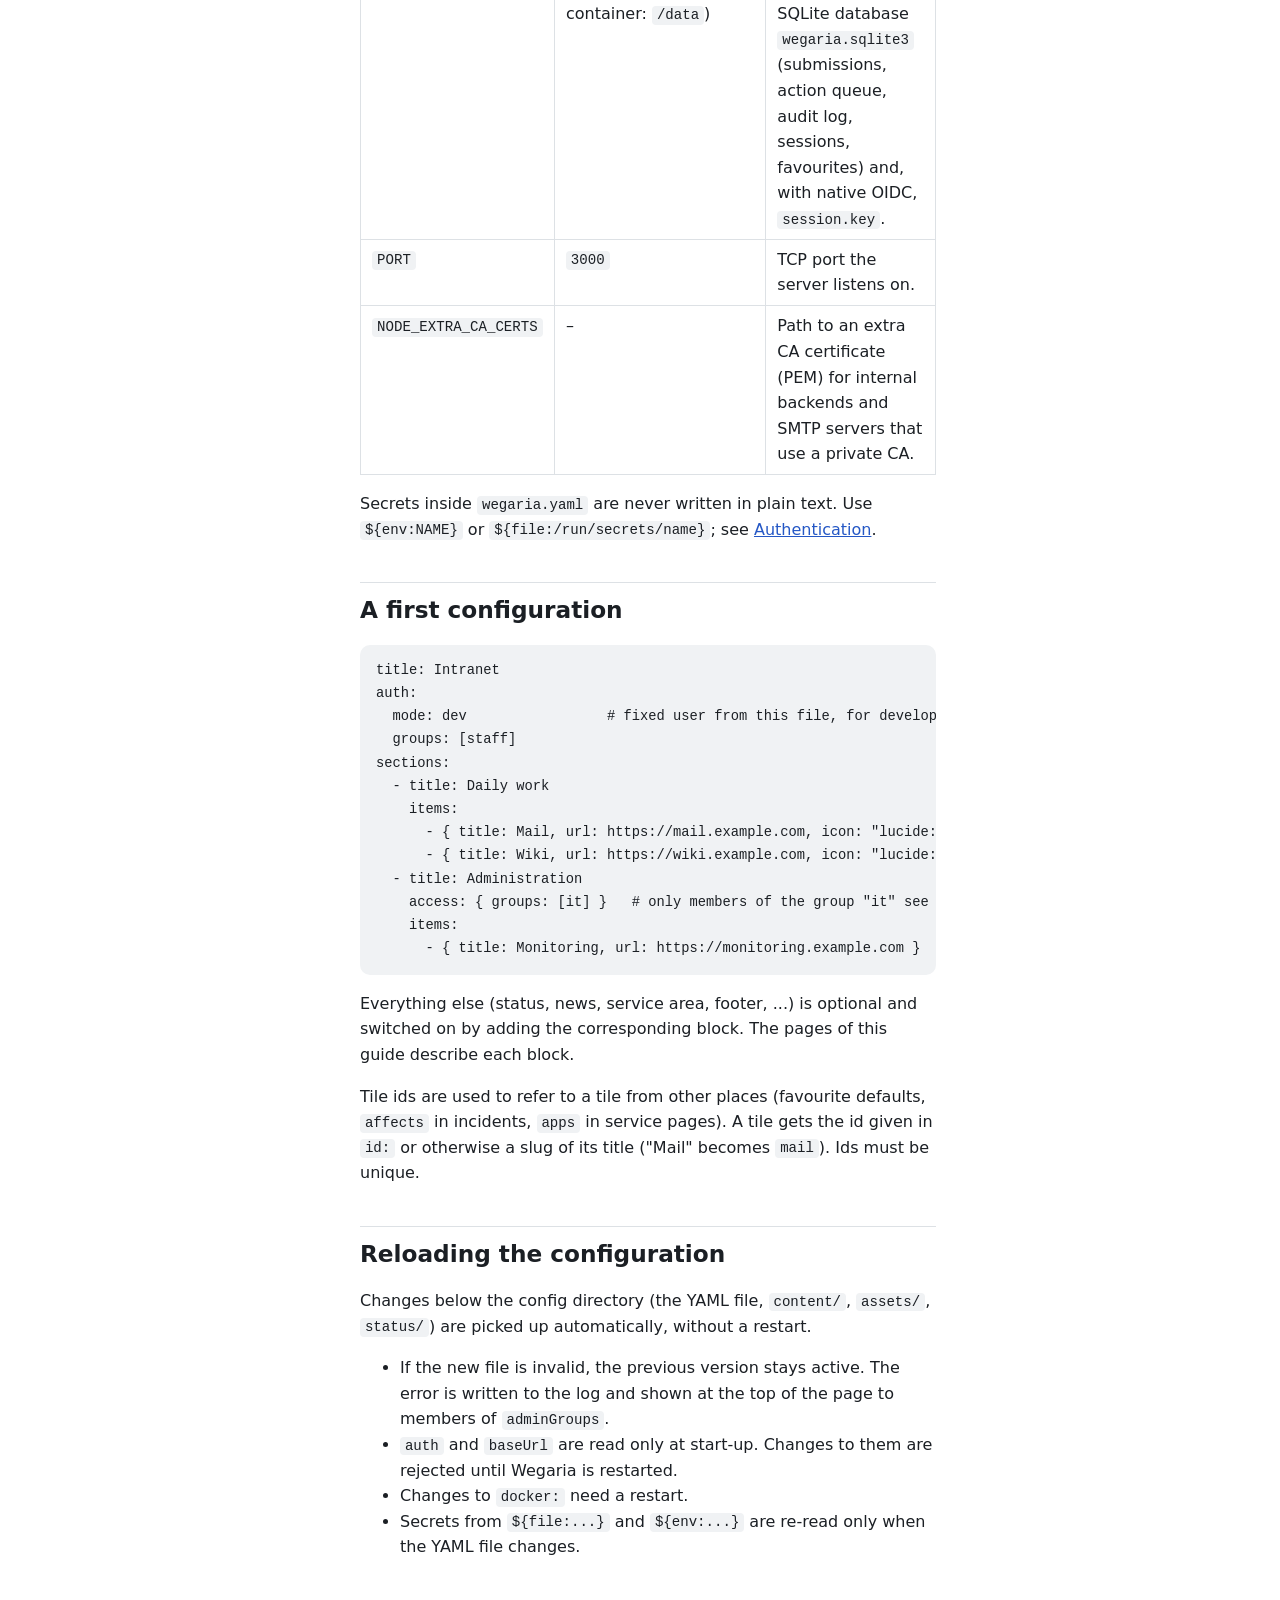
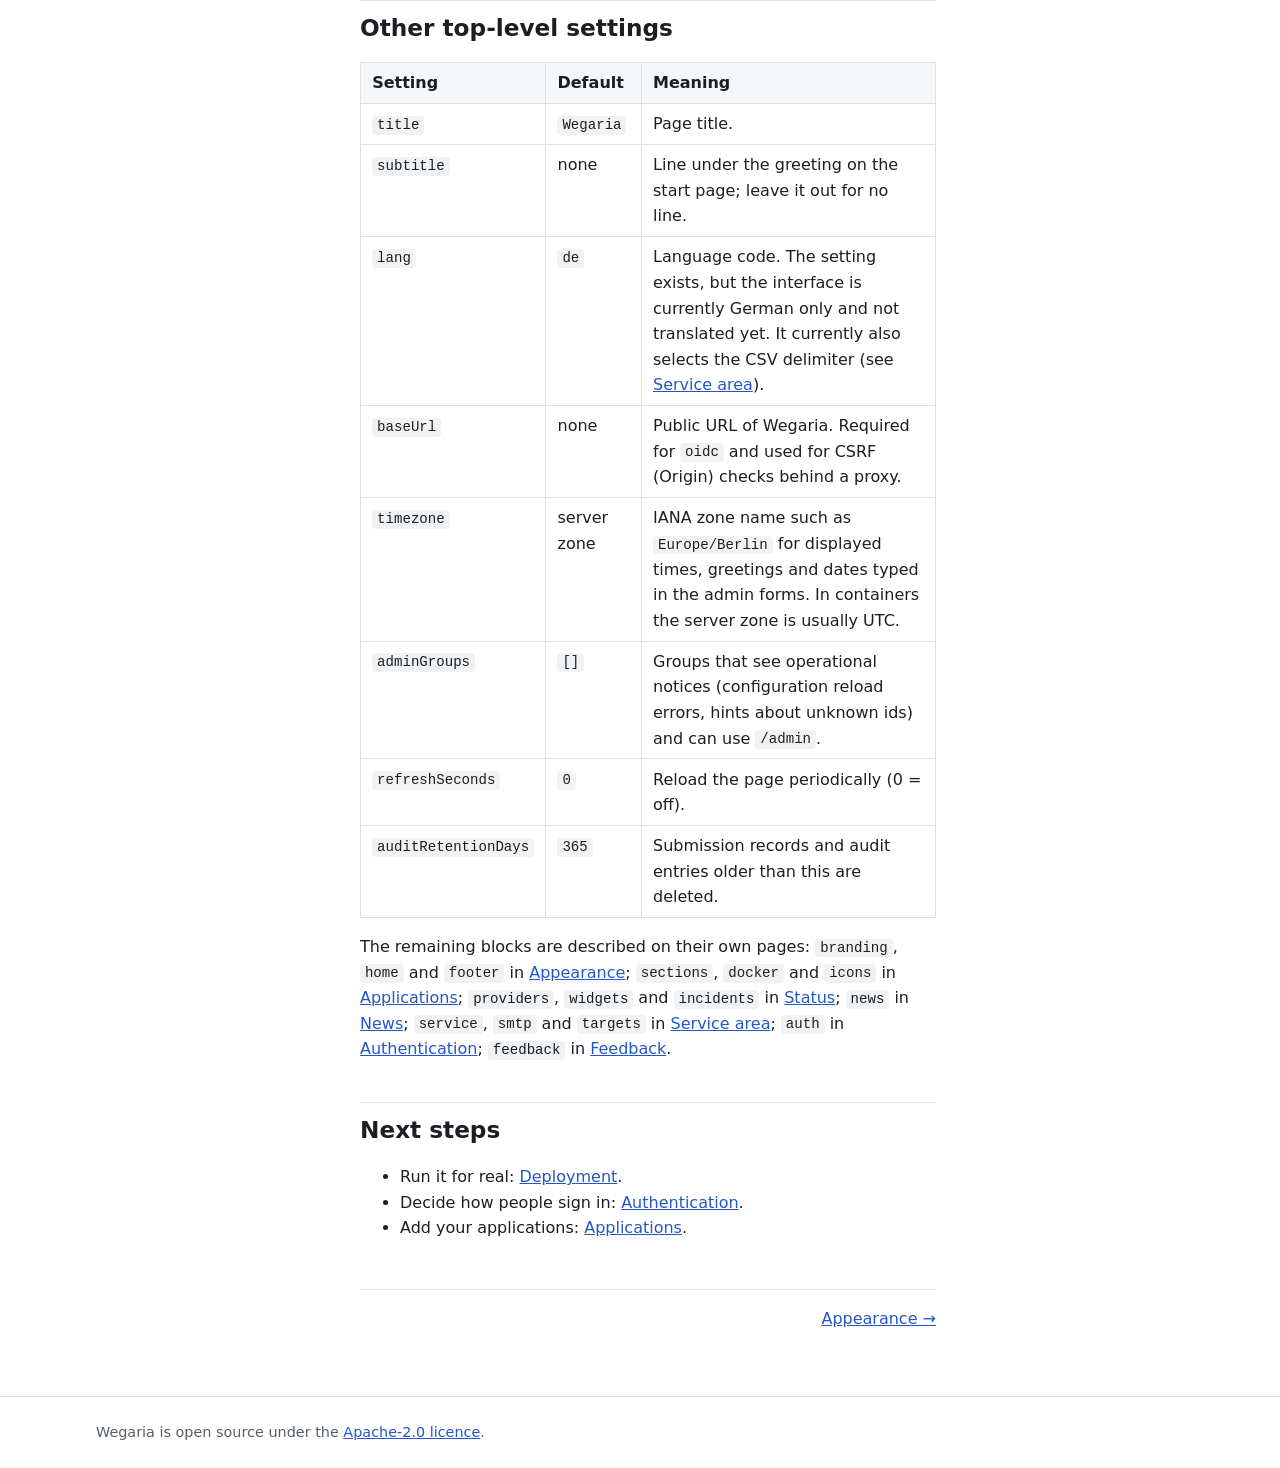
<file: getting-started.html>
<!doctype html>
<html lang="en"><head><meta charset="utf-8"><meta name="viewport" content="width=device-width, initial-scale=1">
<title>Getting started · Wegaria</title><meta name="description" content="Install Wegaria, try the demo, run it for development and write your first configuration.">
<link rel="icon" href="assets/logo.svg" type="image/svg+xml"><link rel="stylesheet" href="assets/style.css"></head>
<body><header class="top"><div class="wrap">
<a class="brand" href="index.html"><img src="assets/logo.svg" alt="" width="28" height="28"><span>Wegaria</span></a>
<nav aria-label="Main"><a href="getting-started.html" aria-current="page">Guide</a></nav></div></header><div class="wrap doc"><aside class="side"><nav aria-label="Guide"><ul><li><a href="getting-started.html" aria-current="page">Getting started</a></li><li><a href="appearance.html">Appearance</a></li><li><a href="applications.html">Applications</a></li><li><a href="status.html">Status and notices</a></li><li><a href="news.html">News</a></li><li><a href="service.html">Service area</a></li><li><a href="authentication.html">Authentication and access</a></li><li><a href="feedback.html">Feedback widget</a></li><li><a href="deployment.html">Deployment</a></li><li><a href="architecture.html">Architecture</a></li></ul></nav></aside>
<main><article><h1 id="getting-started">Getting started</h1>
<p>Wegaria is a single Node.js process with an SQLite database. It is configured with one YAML file (<code>wegaria.yaml</code>) plus optional Markdown and YAML content files.</p>
<h2 id="try-the-demo">Try the demo</h2>
<pre><code class="language-sh">npm install
npm run demo         # http://localhost:3100
</code></pre>
<p>The demo contains example content and mock backends (status, Docker labels, news feed, webhook). It restarts when the code changes (<code>tsx watch</code>).</p>
<ul>
<li>The demo starts Wegaria in <code>dev</code> authentication mode with a fixed user (groups <code>it</code> and <code>staff</code>; see <code>demo/wegaria.yaml</code>).</li>
<li>Example submissions are stored in <code>demo/.state/</code>. Delete that directory to reset the demo. The git archive and the database used by the demo also live there.</li>
<li><code>http://127.0.0.1:3101/toggle-gitlab</code> switches the status of the &quot;Gitlab&quot; application in the mock backends.</li>
<li>Webhooks that are delivered appear in the console.</li>
<li>To use your own demo environment (your own <code>wegaria.yaml</code>, <code>content/</code> and <code>assets/</code>), keep it in any other directory, for example in a private repository that contains this project as a submodule, and run <code>DEMO_DIR=/path/to/demo npm run demo</code>. State is then stored in <code>&lt;DEMO_DIR&gt;/.state/</code>.</li>
<li>To try the feedback widget with the demo, see <a href="feedback.html#trying-it-with-the-demo">Feedback</a>.</li>
</ul>
<h2 id="development">Development</h2>
<pre><code class="language-sh">npm install
npm run dev          # http://localhost:3000, uses config/wegaria.yaml
npm test
npm run gen:schema   # writes config/wegaria.schema.json for IDE completion
npm run build &amp;&amp; npm start
</code></pre>
<p><code>npm run gen:schema</code> generates the JSON schema from the configuration schema in <code>src/config/schema.ts</code>. Point your editor's YAML support at <code>config/wegaria.schema.json</code> to get completion and validation while editing <code>wegaria.yaml</code>.</p>
<h2 id="environment-variables">Environment variables</h2>
<table>
<thead>
<tr>
<th>Variable</th>
<th>Default</th>
<th>Meaning</th>
</tr>
</thead>
<tbody>
<tr>
<td><code>WEGARIA_CONFIG</code></td>
<td><code>config/wegaria.yaml</code> (in the container: <code>/config/wegaria.yaml</code>)</td>
<td>Path to the YAML configuration file. Content, assets and status directories are resolved relative to it.</td>
</tr>
<tr>
<td><code>WEGARIA_DATA</code></td>
<td><code>./data</code> (in the container: <code>/data</code>)</td>
<td>Directory for the SQLite database <code>wegaria.sqlite3</code> (submissions, action queue, audit log, sessions, favourites) and, with native OIDC, <code>session.key</code>.</td>
</tr>
<tr>
<td><code>PORT</code></td>
<td><code>3000</code></td>
<td>TCP port the server listens on.</td>
</tr>
<tr>
<td><code>NODE_EXTRA_CA_CERTS</code></td>
<td>–</td>
<td>Path to an extra CA certificate (PEM) for internal backends and SMTP servers that use a private CA.</td>
</tr>
</tbody>
</table>
<p>Secrets inside <code>wegaria.yaml</code> are never written in plain text. Use <code>${env:NAME}</code> or <code>${file:/run/secrets/name}</code>; see <a href="authentication.html#secrets">Authentication</a>.</p>
<h2 id="a-first-configuration">A first configuration</h2>
<pre><code class="language-yaml">title: Intranet
auth:
  mode: dev                 # fixed user from this file, for development only
  groups: [staff]
sections:
  - title: Daily work
    items:
      - { title: Mail, url: https://mail.example.com, icon: &quot;lucide:mail&quot; }
      - { title: Wiki, url: https://wiki.example.com, icon: &quot;lucide:book-open&quot; }
  - title: Administration
    access: { groups: [it] }   # only members of the group &quot;it&quot; see this section
    items:
      - { title: Monitoring, url: https://monitoring.example.com }
</code></pre>
<p>Everything else (status, news, service area, footer, ...) is optional and switched on by adding the corresponding block. The pages of this guide describe each block.</p>
<p>Tile ids are used to refer to a tile from other places (favourite defaults, <code>affects</code> in incidents, <code>apps</code> in service pages). A tile gets the id given in <code>id:</code> or otherwise a slug of its title (&quot;Mail&quot; becomes <code>mail</code>). Ids must be unique.</p>
<h2 id="reloading-the-configuration">Reloading the configuration</h2>
<p>Changes below the config directory (the YAML file, <code>content/</code>, <code>assets/</code>, <code>status/</code>) are picked up automatically, without a restart.</p>
<ul>
<li>If the new file is invalid, the previous version stays active. The error is written to the log and shown at the top of the page to members of <code>adminGroups</code>.</li>
<li><code>auth</code> and <code>baseUrl</code> are read only at start-up. Changes to them are rejected until Wegaria is restarted.</li>
<li>Changes to <code>docker:</code> need a restart.</li>
<li>Secrets from <code>${file:...}</code> and <code>${env:...}</code> are re-read only when the YAML file changes.</li>
</ul>
<h2 id="other-top-level-settings">Other top-level settings</h2>
<table>
<thead>
<tr>
<th>Setting</th>
<th>Default</th>
<th>Meaning</th>
</tr>
</thead>
<tbody>
<tr>
<td><code>title</code></td>
<td><code>Wegaria</code></td>
<td>Page title.</td>
</tr>
<tr>
<td><code>subtitle</code></td>
<td>none</td>
<td>Line under the greeting on the start page; leave it out for no line.</td>
</tr>
<tr>
<td><code>lang</code></td>
<td><code>de</code></td>
<td>Language code. The setting exists, but the interface is currently German only and not translated yet. It currently also selects the CSV delimiter (see <a href="service.html#csv-export">Service area</a>).</td>
</tr>
<tr>
<td><code>baseUrl</code></td>
<td>none</td>
<td>Public URL of Wegaria. Required for <code>oidc</code> and used for CSRF (Origin) checks behind a proxy.</td>
</tr>
<tr>
<td><code>timezone</code></td>
<td>server zone</td>
<td>IANA zone name such as <code>Europe/Berlin</code> for displayed times, greetings and dates typed in the admin forms. In containers the server zone is usually UTC.</td>
</tr>
<tr>
<td><code>adminGroups</code></td>
<td><code>[]</code></td>
<td>Groups that see operational notices (configuration reload errors, hints about unknown ids) and can use <code>/admin</code>.</td>
</tr>
<tr>
<td><code>refreshSeconds</code></td>
<td><code>0</code></td>
<td>Reload the page periodically (0 = off).</td>
</tr>
<tr>
<td><code>auditRetentionDays</code></td>
<td><code>365</code></td>
<td>Submission records and audit entries older than this are deleted.</td>
</tr>
</tbody>
</table>
<p>The remaining blocks are described on their own pages: <code>branding</code>, <code>home</code> and <code>footer</code> in <a href="appearance.html">Appearance</a>; <code>sections</code>, <code>docker</code> and <code>icons</code> in <a href="applications.html">Applications</a>; <code>providers</code>, <code>widgets</code> and <code>incidents</code> in <a href="status.html">Status</a>; <code>news</code> in <a href="news.html">News</a>; <code>service</code>, <code>smtp</code> and <code>targets</code> in <a href="service.html">Service area</a>; <code>auth</code> in <a href="authentication.html">Authentication</a>; <code>feedback</code> in <a href="feedback.html">Feedback</a>.</p>
<h2 id="next-steps">Next steps</h2>
<ul>
<li>Run it for real: <a href="deployment.html">Deployment</a>.</li>
<li>Decide how people sign in: <a href="authentication.html">Authentication</a>.</li>
<li>Add your applications: <a href="applications.html">Applications</a>.</li>
</ul>
</article><nav class="pager" aria-label="Pages"><span></span><a rel="next" href="appearance.html">Appearance →</a></nav></main><nav class="toc" aria-label="On this page"><h2>On this page</h2><ul><li><a href="#try-the-demo">Try the demo</a></li><li><a href="#development">Development</a></li><li><a href="#environment-variables">Environment variables</a></li><li><a href="#a-first-configuration">A first configuration</a></li><li><a href="#reloading-the-configuration">Reloading the configuration</a></li><li><a href="#other-top-level-settings">Other top-level settings</a></li><li><a href="#next-steps">Next steps</a></li></ul></nav></div><footer class="foot"><div class="wrap"><span>Wegaria is open source under the <a href="https://www.apache.org/licenses/LICENSE-2.0">Apache-2.0 licence</a>.</span></div></footer></body></html>
</file>
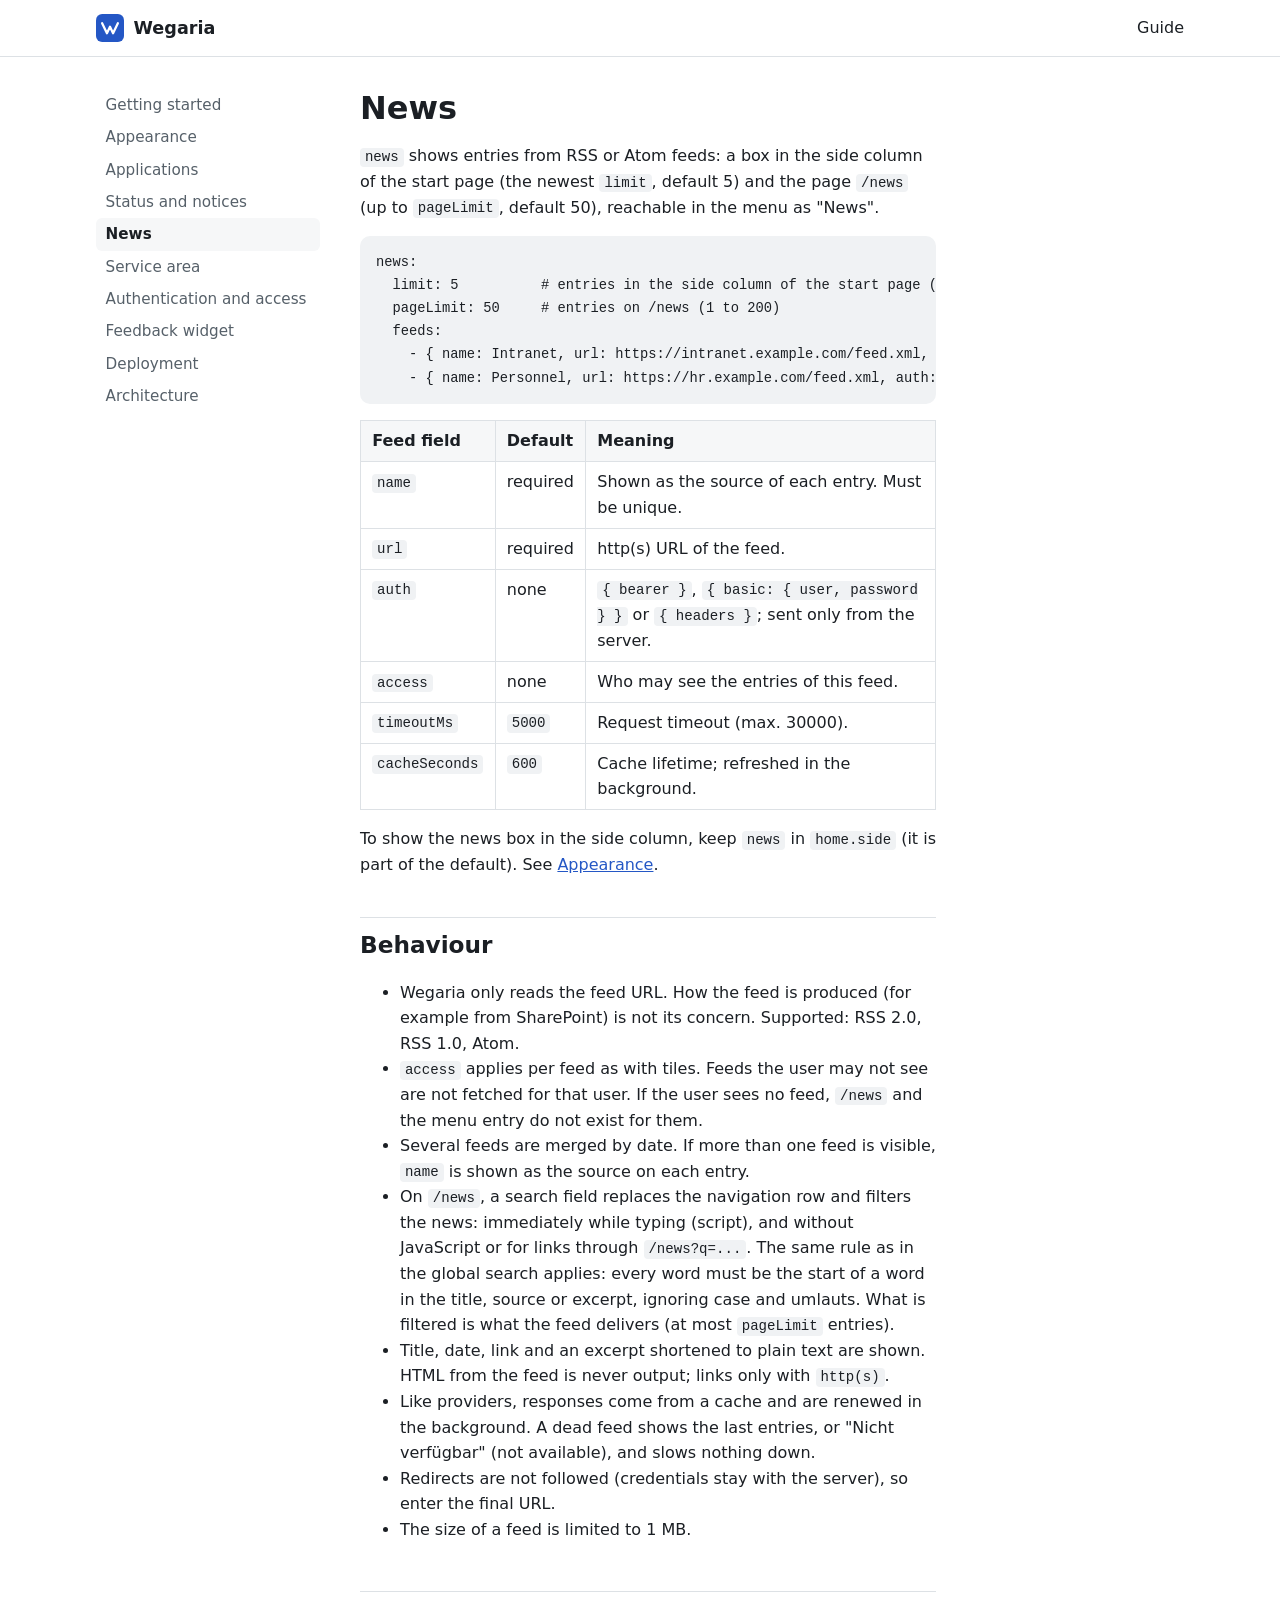
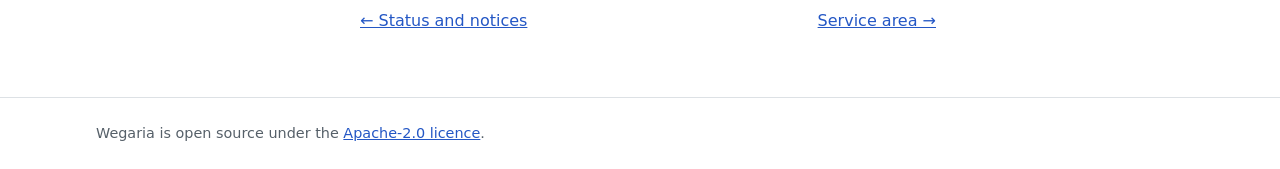
<file: news.html>
<!doctype html>
<html lang="en"><head><meta charset="utf-8"><meta name="viewport" content="width=device-width, initial-scale=1">
<title>News · Wegaria</title><meta name="description" content="Show entries from RSS and Atom feeds on the start page and on a news page.">
<link rel="icon" href="assets/logo.svg" type="image/svg+xml"><link rel="stylesheet" href="assets/style.css"></head>
<body><header class="top"><div class="wrap">
<a class="brand" href="index.html"><img src="assets/logo.svg" alt="" width="28" height="28"><span>Wegaria</span></a>
<nav aria-label="Main"><a href="getting-started.html" aria-current="page">Guide</a></nav></div></header><div class="wrap doc"><aside class="side"><nav aria-label="Guide"><ul><li><a href="getting-started.html">Getting started</a></li><li><a href="appearance.html">Appearance</a></li><li><a href="applications.html">Applications</a></li><li><a href="status.html">Status and notices</a></li><li><a href="news.html" aria-current="page">News</a></li><li><a href="service.html">Service area</a></li><li><a href="authentication.html">Authentication and access</a></li><li><a href="feedback.html">Feedback widget</a></li><li><a href="deployment.html">Deployment</a></li><li><a href="architecture.html">Architecture</a></li></ul></nav></aside>
<main><article><h1 id="news">News</h1>
<p><code>news</code> shows entries from RSS or Atom feeds: a box in the side column of the start page (the newest <code>limit</code>, default 5) and the page <code>/news</code> (up to <code>pageLimit</code>, default 50), reachable in the menu as &quot;News&quot;.</p>
<pre><code class="language-yaml">news:
  limit: 5          # entries in the side column of the start page (1 to 50)
  pageLimit: 50     # entries on /news (1 to 200)
  feeds:
    - { name: Intranet, url: https://intranet.example.com/feed.xml, cacheSeconds: 600 }
    - { name: Personnel, url: https://hr.example.com/feed.xml, auth: { bearer: &quot;${file:/run/secrets/hr_feed}&quot; }, access: { groups: [staff] } }
</code></pre>
<table>
<thead>
<tr>
<th>Feed field</th>
<th>Default</th>
<th>Meaning</th>
</tr>
</thead>
<tbody>
<tr>
<td><code>name</code></td>
<td>required</td>
<td>Shown as the source of each entry. Must be unique.</td>
</tr>
<tr>
<td><code>url</code></td>
<td>required</td>
<td>http(s) URL of the feed.</td>
</tr>
<tr>
<td><code>auth</code></td>
<td>none</td>
<td><code>{ bearer }</code>, <code>{ basic: { user, password } }</code> or <code>{ headers }</code>; sent only from the server.</td>
</tr>
<tr>
<td><code>access</code></td>
<td>none</td>
<td>Who may see the entries of this feed.</td>
</tr>
<tr>
<td><code>timeoutMs</code></td>
<td><code>5000</code></td>
<td>Request timeout (max. 30000).</td>
</tr>
<tr>
<td><code>cacheSeconds</code></td>
<td><code>600</code></td>
<td>Cache lifetime; refreshed in the background.</td>
</tr>
</tbody>
</table>
<p>To show the news box in the side column, keep <code>news</code> in <code>home.side</code> (it is part of the default). See <a href="appearance.html#side-column-homeside">Appearance</a>.</p>
<h2 id="behaviour">Behaviour</h2>
<ul>
<li>Wegaria only reads the feed URL. How the feed is produced (for example from SharePoint) is not its concern. Supported: RSS 2.0, RSS 1.0, Atom.</li>
<li><code>access</code> applies per feed as with tiles. Feeds the user may not see are not fetched for that user. If the user sees no feed, <code>/news</code> and the menu entry do not exist for them.</li>
<li>Several feeds are merged by date. If more than one feed is visible, <code>name</code> is shown as the source on each entry.</li>
<li>On <code>/news</code>, a search field replaces the navigation row and filters the news: immediately while typing (script), and without JavaScript or for links through <code>/news?q=...</code>. The same rule as in the global search applies: every word must be the start of a word in the title, source or excerpt, ignoring case and umlauts. What is filtered is what the feed delivers (at most <code>pageLimit</code> entries).</li>
<li>Title, date, link and an excerpt shortened to plain text are shown. HTML from the feed is never output; links only with <code>http(s)</code>.</li>
<li>Like providers, responses come from a cache and are renewed in the background. A dead feed shows the last entries, or &quot;Nicht verfügbar&quot; (not available), and slows nothing down.</li>
<li>Redirects are not followed (credentials stay with the server), so enter the final URL.</li>
<li>The size of a feed is limited to 1 MB.</li>
</ul>
</article><nav class="pager" aria-label="Pages"><a rel="prev" href="status.html">← Status and notices</a><a rel="next" href="service.html">Service area →</a></nav></main></div><footer class="foot"><div class="wrap"><span>Wegaria is open source under the <a href="https://www.apache.org/licenses/LICENSE-2.0">Apache-2.0 licence</a>.</span></div></footer></body></html>
</file>
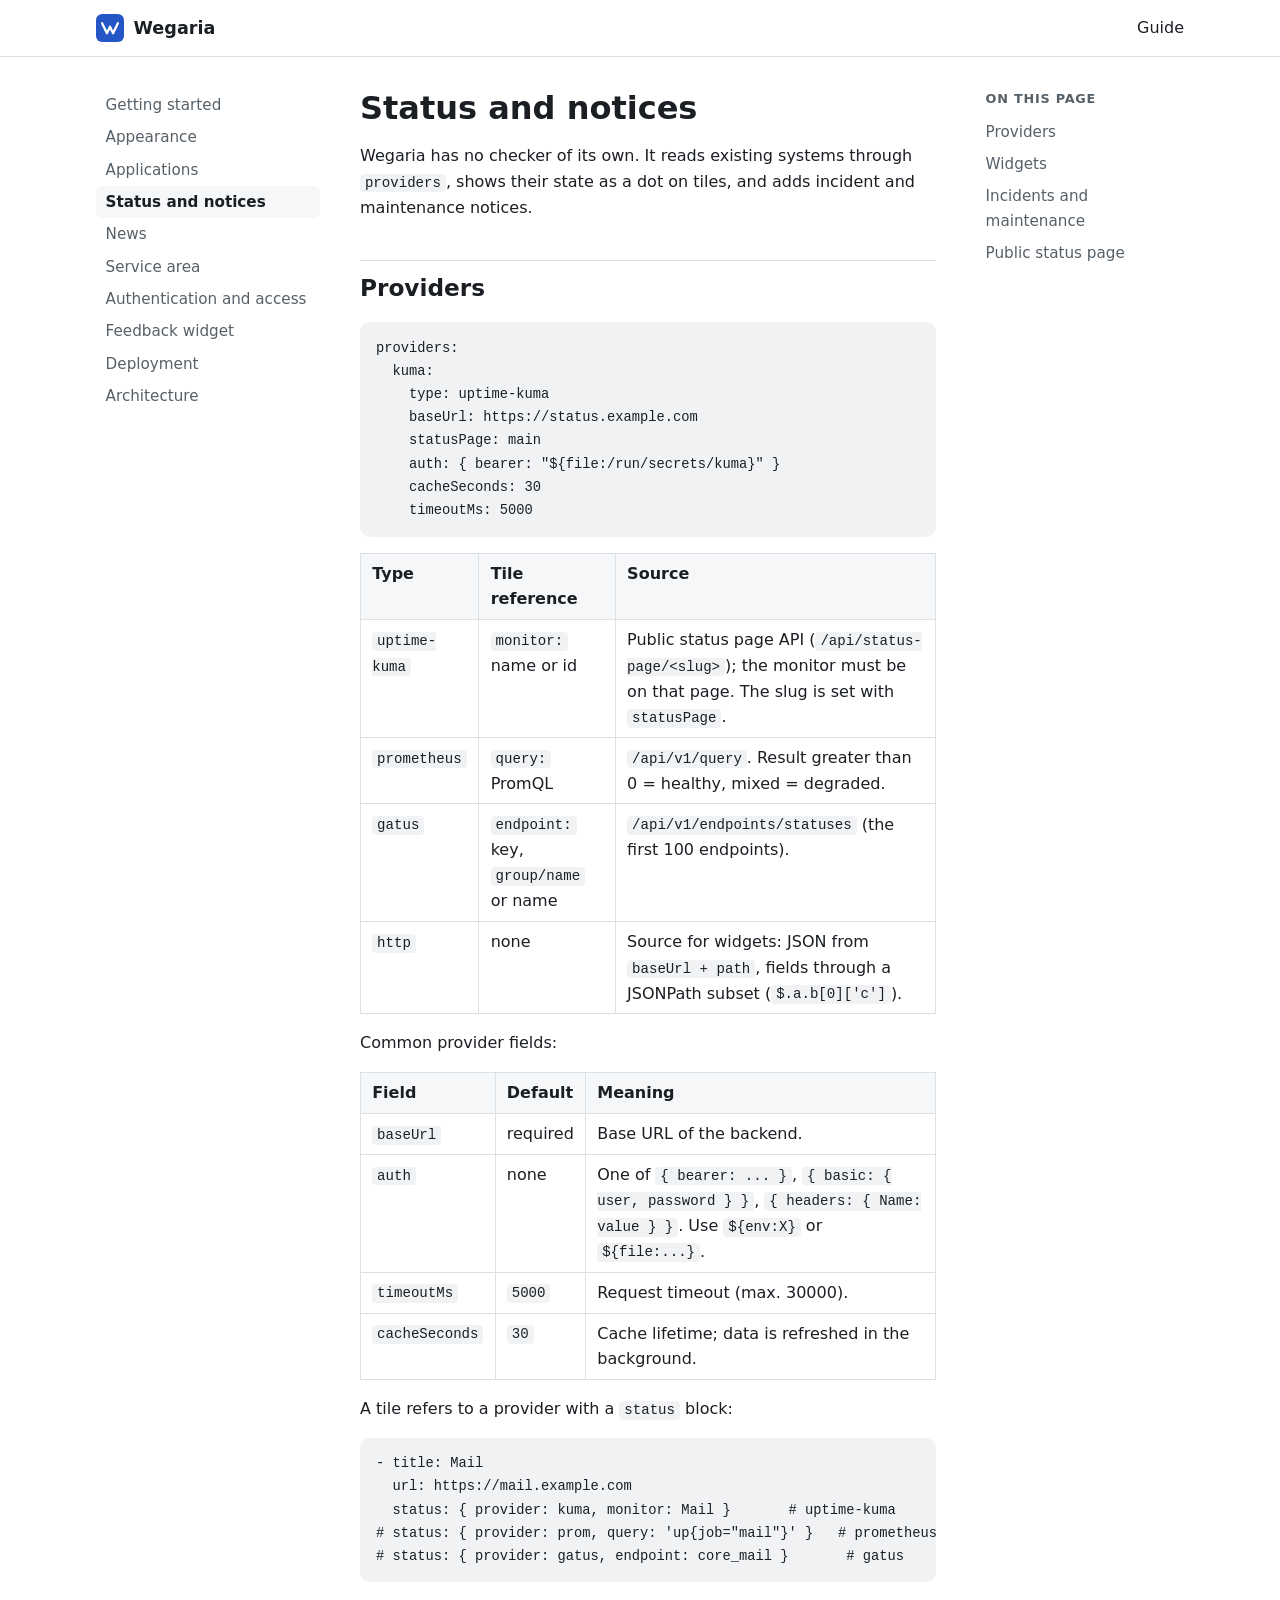
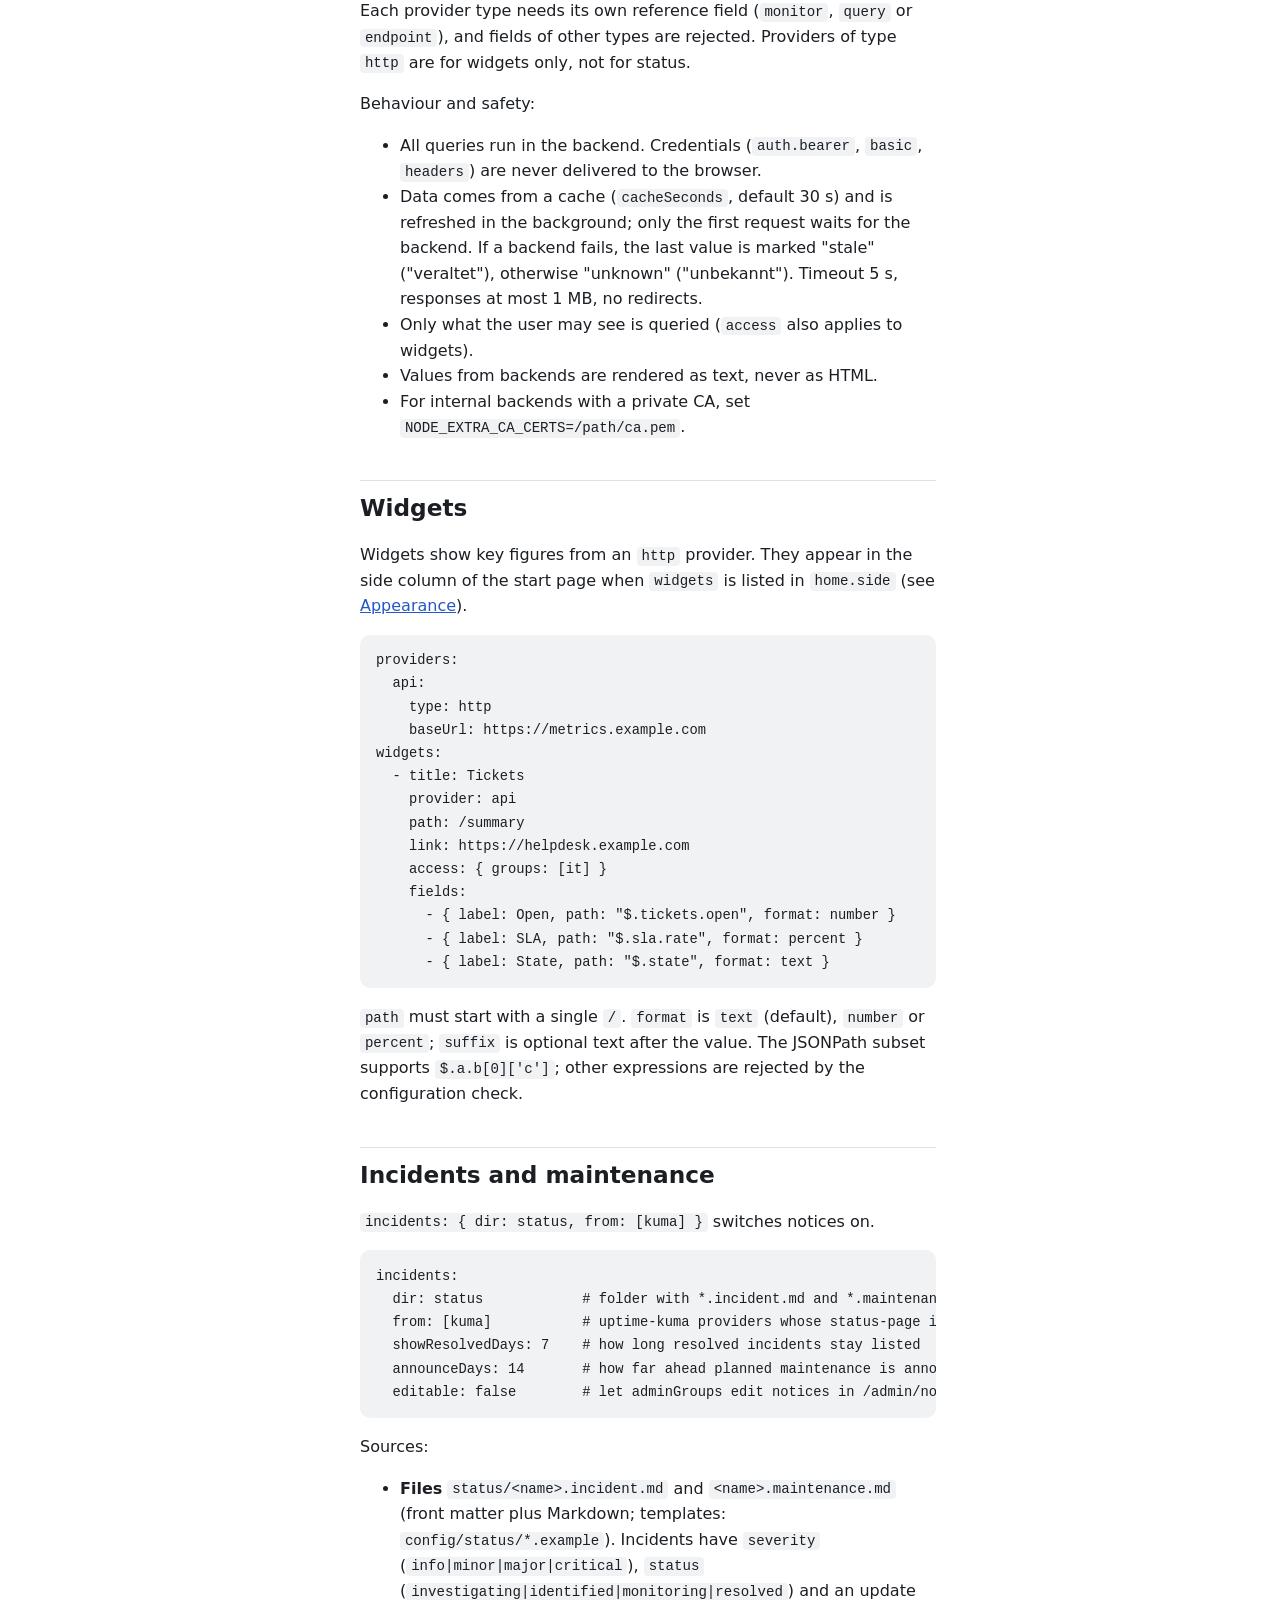
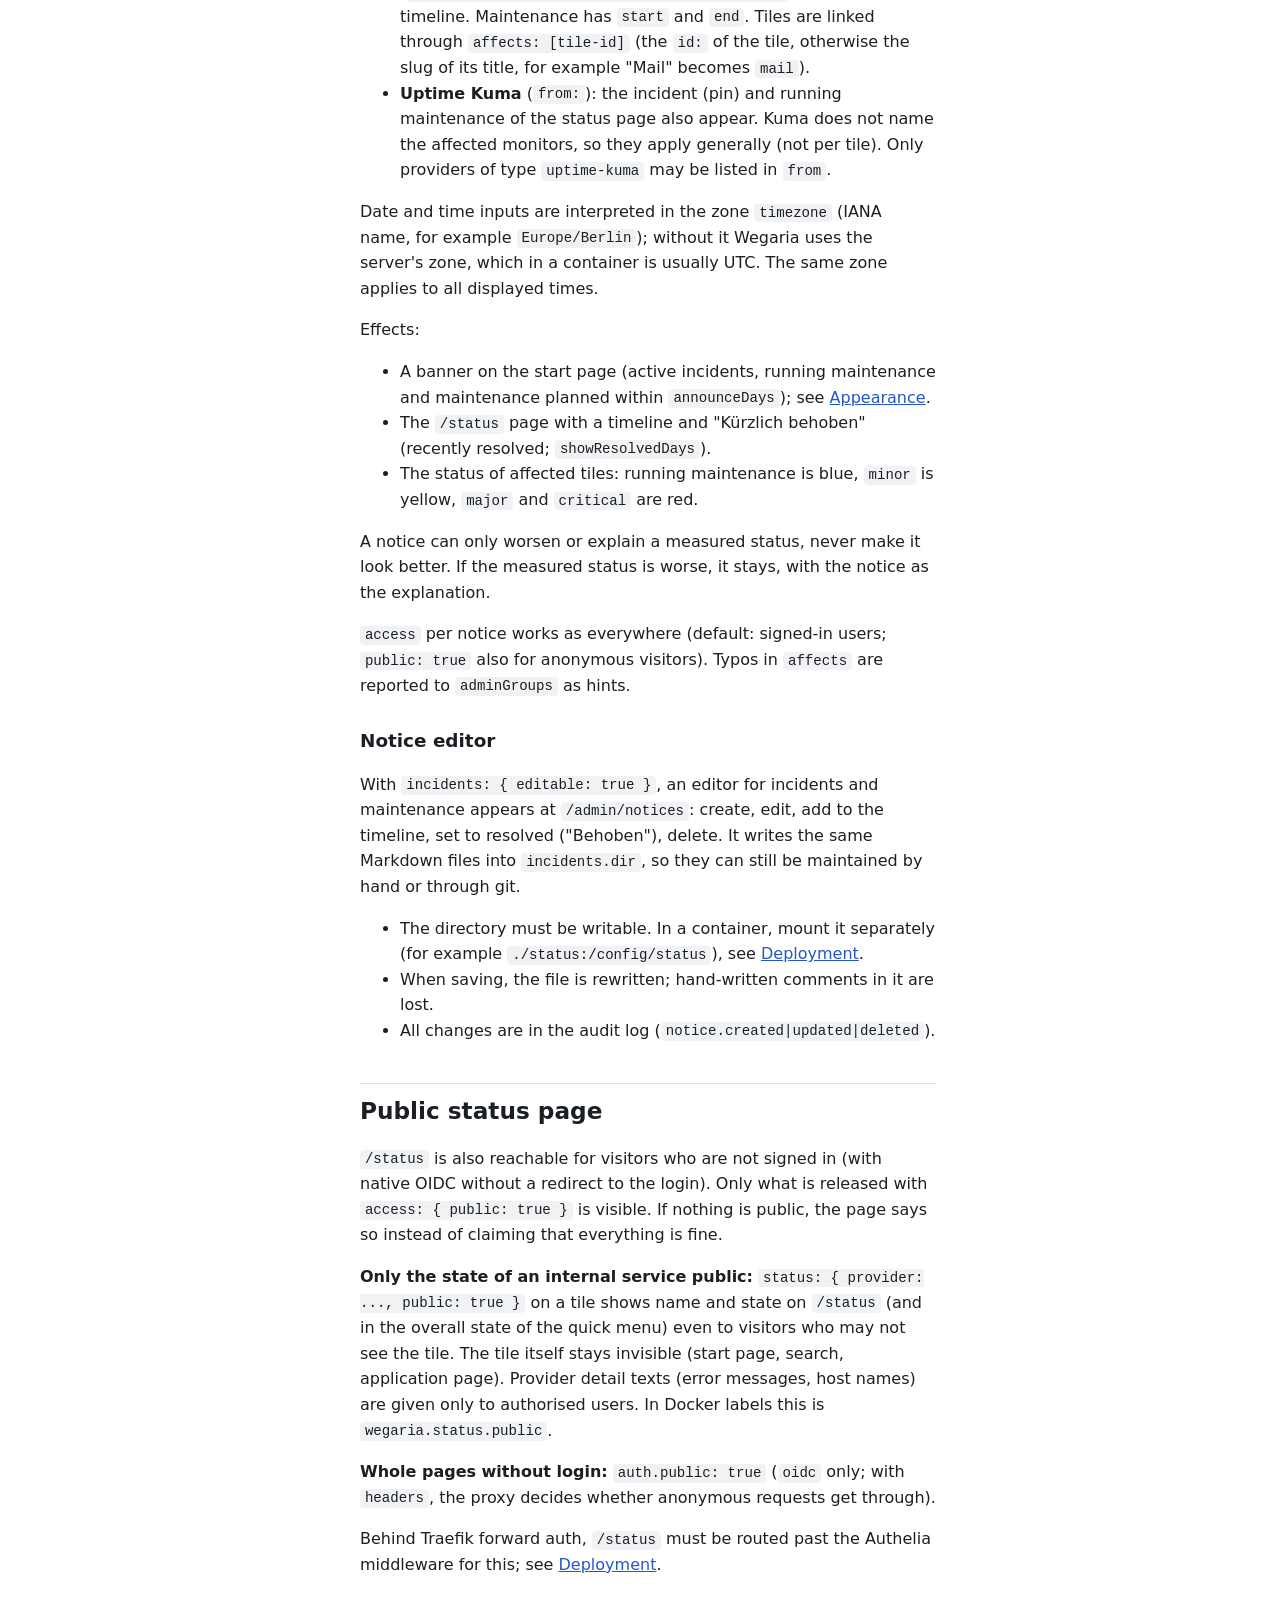
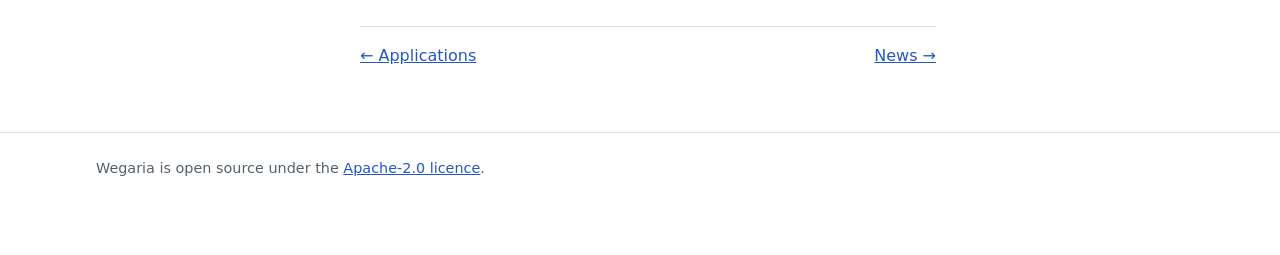
<file: status.html>
<!doctype html>
<html lang="en"><head><meta charset="utf-8"><meta name="viewport" content="width=device-width, initial-scale=1">
<title>Status and notices · Wegaria</title><meta name="description" content="Status providers, widgets, incidents and maintenance, the notice editor and the public status page.">
<link rel="icon" href="assets/logo.svg" type="image/svg+xml"><link rel="stylesheet" href="assets/style.css"></head>
<body><header class="top"><div class="wrap">
<a class="brand" href="index.html"><img src="assets/logo.svg" alt="" width="28" height="28"><span>Wegaria</span></a>
<nav aria-label="Main"><a href="getting-started.html" aria-current="page">Guide</a></nav></div></header><div class="wrap doc"><aside class="side"><nav aria-label="Guide"><ul><li><a href="getting-started.html">Getting started</a></li><li><a href="appearance.html">Appearance</a></li><li><a href="applications.html">Applications</a></li><li><a href="status.html" aria-current="page">Status and notices</a></li><li><a href="news.html">News</a></li><li><a href="service.html">Service area</a></li><li><a href="authentication.html">Authentication and access</a></li><li><a href="feedback.html">Feedback widget</a></li><li><a href="deployment.html">Deployment</a></li><li><a href="architecture.html">Architecture</a></li></ul></nav></aside>
<main><article><h1 id="status-and-notices">Status and notices</h1>
<p>Wegaria has no checker of its own. It reads existing systems through <code>providers</code>, shows their state as a dot on tiles, and adds incident and maintenance notices.</p>
<h2 id="providers">Providers</h2>
<pre><code class="language-yaml">providers:
  kuma:
    type: uptime-kuma
    baseUrl: https://status.example.com
    statusPage: main
    auth: { bearer: &quot;${file:/run/secrets/kuma}&quot; }
    cacheSeconds: 30
    timeoutMs: 5000
</code></pre>
<table>
<thead>
<tr>
<th>Type</th>
<th>Tile reference</th>
<th>Source</th>
</tr>
</thead>
<tbody>
<tr>
<td><code>uptime-kuma</code></td>
<td><code>monitor:</code> name or id</td>
<td>Public status page API (<code>/api/status-page/&lt;slug&gt;</code>); the monitor must be on that page. The slug is set with <code>statusPage</code>.</td>
</tr>
<tr>
<td><code>prometheus</code></td>
<td><code>query:</code> PromQL</td>
<td><code>/api/v1/query</code>. Result greater than 0 = healthy, mixed = degraded.</td>
</tr>
<tr>
<td><code>gatus</code></td>
<td><code>endpoint:</code> key, <code>group/name</code> or name</td>
<td><code>/api/v1/endpoints/statuses</code> (the first 100 endpoints).</td>
</tr>
<tr>
<td><code>http</code></td>
<td>none</td>
<td>Source for widgets: JSON from <code>baseUrl + path</code>, fields through a JSONPath subset (<code>$.a.b[0]['c']</code>).</td>
</tr>
</tbody>
</table>
<p>Common provider fields:</p>
<table>
<thead>
<tr>
<th>Field</th>
<th>Default</th>
<th>Meaning</th>
</tr>
</thead>
<tbody>
<tr>
<td><code>baseUrl</code></td>
<td>required</td>
<td>Base URL of the backend.</td>
</tr>
<tr>
<td><code>auth</code></td>
<td>none</td>
<td>One of <code>{ bearer: ... }</code>, <code>{ basic: { user, password } }</code>, <code>{ headers: { Name: value } }</code>. Use <code>${env:X}</code> or <code>${file:...}</code>.</td>
</tr>
<tr>
<td><code>timeoutMs</code></td>
<td><code>5000</code></td>
<td>Request timeout (max. 30000).</td>
</tr>
<tr>
<td><code>cacheSeconds</code></td>
<td><code>30</code></td>
<td>Cache lifetime; data is refreshed in the background.</td>
</tr>
</tbody>
</table>
<p>A tile refers to a provider with a <code>status</code> block:</p>
<pre><code class="language-yaml">- title: Mail
  url: https://mail.example.com
  status: { provider: kuma, monitor: Mail }       # uptime-kuma
# status: { provider: prom, query: 'up{job=&quot;mail&quot;}' }   # prometheus: PromQL that yields &gt; 0 when healthy
# status: { provider: gatus, endpoint: core_mail }       # gatus
</code></pre>
<p>Each provider type needs its own reference field (<code>monitor</code>, <code>query</code> or <code>endpoint</code>), and fields of other types are rejected. Providers of type <code>http</code> are for widgets only, not for status.</p>
<p>Behaviour and safety:</p>
<ul>
<li>All queries run in the backend. Credentials (<code>auth.bearer</code>, <code>basic</code>, <code>headers</code>) are never delivered to the browser.</li>
<li>Data comes from a cache (<code>cacheSeconds</code>, default 30 s) and is refreshed in the background; only the first request waits for the backend. If a backend fails, the last value is marked &quot;stale&quot; (&quot;veraltet&quot;), otherwise &quot;unknown&quot; (&quot;unbekannt&quot;). Timeout 5 s, responses at most 1 MB, no redirects.</li>
<li>Only what the user may see is queried (<code>access</code> also applies to widgets).</li>
<li>Values from backends are rendered as text, never as HTML.</li>
<li>For internal backends with a private CA, set <code>NODE_EXTRA_CA_CERTS=/path/ca.pem</code>.</li>
</ul>
<h2 id="widgets">Widgets</h2>
<p>Widgets show key figures from an <code>http</code> provider. They appear in the side column of the start page when <code>widgets</code> is listed in <code>home.side</code> (see <a href="appearance.html#side-column-homeside">Appearance</a>).</p>
<pre><code class="language-yaml">providers:
  api:
    type: http
    baseUrl: https://metrics.example.com
widgets:
  - title: Tickets
    provider: api
    path: /summary
    link: https://helpdesk.example.com
    access: { groups: [it] }
    fields:
      - { label: Open, path: &quot;$.tickets.open&quot;, format: number }
      - { label: SLA, path: &quot;$.sla.rate&quot;, format: percent }
      - { label: State, path: &quot;$.state&quot;, format: text }
</code></pre>
<p><code>path</code> must start with a single <code>/</code>. <code>format</code> is <code>text</code> (default), <code>number</code> or <code>percent</code>; <code>suffix</code> is optional text after the value. The JSONPath subset supports <code>$.a.b[0]['c']</code>; other expressions are rejected by the configuration check.</p>
<h2 id="incidents-and-maintenance">Incidents and maintenance</h2>
<p><code>incidents: { dir: status, from: [kuma] }</code> switches notices on.</p>
<pre><code class="language-yaml">incidents:
  dir: status            # folder with *.incident.md and *.maintenance.md, relative to the config file
  from: [kuma]           # uptime-kuma providers whose status-page incident and maintenance are shown too
  showResolvedDays: 7    # how long resolved incidents stay listed
  announceDays: 14       # how far ahead planned maintenance is announced
  editable: false        # let adminGroups edit notices in /admin/notices
</code></pre>
<p>Sources:</p>
<ul>
<li><strong>Files</strong> <code>status/&lt;name&gt;.incident.md</code> and <code>&lt;name&gt;.maintenance.md</code> (front matter plus Markdown; templates: <code>config/status/*.example</code>). Incidents have <code>severity</code> (<code>info|minor|major|critical</code>), <code>status</code> (<code>investigating|identified|monitoring|resolved</code>) and an update timeline. Maintenance has <code>start</code> and <code>end</code>. Tiles are linked through <code>affects: [tile-id]</code> (the <code>id:</code> of the tile, otherwise the slug of its title, for example &quot;Mail&quot; becomes <code>mail</code>).</li>
<li><strong>Uptime Kuma</strong> (<code>from:</code>): the incident (pin) and running maintenance of the status page also appear. Kuma does not name the affected monitors, so they apply generally (not per tile). Only providers of type <code>uptime-kuma</code> may be listed in <code>from</code>.</li>
</ul>
<p>Date and time inputs are interpreted in the zone <code>timezone</code> (IANA name, for example <code>Europe/Berlin</code>); without it Wegaria uses the server's zone, which in a container is usually UTC. The same zone applies to all displayed times.</p>
<p>Effects:</p>
<ul>
<li>A banner on the start page (active incidents, running maintenance and maintenance planned within <code>announceDays</code>); see <a href="appearance.html#notices-in-levels">Appearance</a>.</li>
<li>The <code>/status</code> page with a timeline and &quot;Kürzlich behoben&quot; (recently resolved; <code>showResolvedDays</code>).</li>
<li>The status of affected tiles: running maintenance is blue, <code>minor</code> is yellow, <code>major</code> and <code>critical</code> are red.</li>
</ul>
<p>A notice can only worsen or explain a measured status, never make it look better. If the measured status is worse, it stays, with the notice as the explanation.</p>
<p><code>access</code> per notice works as everywhere (default: signed-in users; <code>public: true</code> also for anonymous visitors). Typos in <code>affects</code> are reported to <code>adminGroups</code> as hints.</p>
<h3 id="notice-editor">Notice editor</h3>
<p>With <code>incidents: { editable: true }</code>, an editor for incidents and maintenance appears at <code>/admin/notices</code>: create, edit, add to the timeline, set to resolved (&quot;Behoben&quot;), delete. It writes the same Markdown files into <code>incidents.dir</code>, so they can still be maintained by hand or through git.</p>
<ul>
<li>The directory must be writable. In a container, mount it separately (for example <code>./status:/config/status</code>), see <a href="deployment.html#operations">Deployment</a>.</li>
<li>When saving, the file is rewritten; hand-written comments in it are lost.</li>
<li>All changes are in the audit log (<code>notice.created|updated|deleted</code>).</li>
</ul>
<h2 id="public-status-page">Public status page</h2>
<p><code>/status</code> is also reachable for visitors who are not signed in (with native OIDC without a redirect to the login). Only what is released with <code>access: { public: true }</code> is visible. If nothing is public, the page says so instead of claiming that everything is fine.</p>
<p><strong>Only the state of an internal service public:</strong> <code>status: { provider: ..., public: true }</code> on a tile shows name and state on <code>/status</code> (and in the overall state of the quick menu) even to visitors who may not see the tile. The tile itself stays invisible (start page, search, application page). Provider detail texts (error messages, host names) are given only to authorised users. In Docker labels this is <code>wegaria.status.public</code>.</p>
<p><strong>Whole pages without login:</strong> <code>auth.public: true</code> (<code>oidc</code> only; with <code>headers</code>, the proxy decides whether anonymous requests get through).</p>
<p>Behind Traefik forward auth, <code>/status</code> must be routed past the Authelia middleware for this; see <a href="deployment.html#status-page-without-login-optional">Deployment</a>.</p>
</article><nav class="pager" aria-label="Pages"><a rel="prev" href="applications.html">← Applications</a><a rel="next" href="news.html">News →</a></nav></main><nav class="toc" aria-label="On this page"><h2>On this page</h2><ul><li><a href="#providers">Providers</a></li><li><a href="#widgets">Widgets</a></li><li><a href="#incidents-and-maintenance">Incidents and maintenance</a></li><li><a href="#public-status-page">Public status page</a></li></ul></nav></div><footer class="foot"><div class="wrap"><span>Wegaria is open source under the <a href="https://www.apache.org/licenses/LICENSE-2.0">Apache-2.0 licence</a>.</span></div></footer></body></html>
</file>
<file: assets/style.css>
/* SPDX-License-Identifier: Apache-2.0 */
:root {
  --bg: #ffffff; --bg-soft: #f6f7f8; --fg: #1b1f24; --muted: #566069; --line: #dde1e5;
  --accent: #2457c5; --accent-fg: #ffffff; --code-bg: #f0f2f4; --radius: 10px; --max: 1120px;
}
@media (prefers-color-scheme: dark) {
  :root:not([data-theme="light"]) {
    --bg: #2d2f33; --bg-soft: #34373c; --fg: #eceef0; --muted: #aab1b8; --line: #474b51;
    --accent: #7f9fe6; --accent-fg: #14213d; --code-bg: #25272a;
  }
}
* { box-sizing: border-box; }
html { scroll-padding-top: 4.5rem; }
body { margin: 0; background: var(--bg); color: var(--fg); font: 16px/1.6 system-ui, -apple-system, "Segoe UI", sans-serif; }
a { color: var(--accent); }
img { max-width: 100%; height: auto; }
.wrap { max-width: var(--max); margin: 0 auto; padding: 0 16px; }

.top { position: sticky; top: 0; z-index: 5; background: color-mix(in srgb, var(--bg) 92%, transparent); backdrop-filter: blur(8px); border-bottom: 1px solid var(--line); }
.top .wrap { display: flex; align-items: center; justify-content: space-between; height: 3.5rem; }
.brand { display: inline-flex; align-items: center; gap: .6rem; font-weight: 700; font-size: 1.1rem; color: var(--fg); text-decoration: none; }
.top nav { display: flex; gap: 1.25rem; }
.top nav a { color: var(--muted); text-decoration: none; }
.top nav a[aria-current], .top nav a:hover { color: var(--fg); }

.foot { border-top: 1px solid var(--line); margin-top: 4rem; padding: 1.5rem 0; color: var(--muted); font-size: .9rem; }

/* guide */
.doc { display: grid; grid-template-columns: 14rem minmax(0, 1fr) 13rem; gap: 2.5rem; padding-top: 2rem; align-items: start; }
.side, .toc { position: sticky; top: 4.5rem; font-size: .95rem; }
.side ul, .toc ul { list-style: none; margin: 0; padding: 0; }
.side a, .toc a { display: block; padding: .25rem .6rem; border-radius: 6px; color: var(--muted); text-decoration: none; }
.side a:hover, .toc a:hover { color: var(--fg); background: var(--bg-soft); }
.side a[aria-current] { color: var(--fg); background: var(--bg-soft); font-weight: 600; }
.toc h2 { font-size: .8rem; letter-spacing: .06em; text-transform: uppercase; color: var(--muted); margin: 0 0 .4rem .6rem; }
article { max-width: 46rem; }
article h1 { font-size: 2rem; line-height: 1.2; margin: 0 0 1rem; }
article h2 { font-size: 1.45rem; margin: 2.5rem 0 .75rem; padding-top: .5rem; border-top: 1px solid var(--line); }
article h3 { font-size: 1.15rem; margin: 1.75rem 0 .5rem; }
article table { border-collapse: collapse; display: block; overflow-x: auto; margin: 1rem 0; }
article th, article td { border: 1px solid var(--line); padding: .45rem .7rem; text-align: left; vertical-align: top; }
article th { background: var(--bg-soft); }
code { font: .88em ui-monospace, SFMono-Regular, Menlo, monospace; background: var(--code-bg); padding: .1em .35em; border-radius: 4px; }
pre { background: var(--code-bg); padding: .9rem 1rem; border-radius: var(--radius); overflow-x: auto; line-height: 1.45; }
pre code { background: none; padding: 0; font-size: .86rem; }
blockquote { margin: 1rem 0; padding: .1rem 1rem; border-left: 4px solid var(--accent); background: var(--bg-soft); border-radius: 0 var(--radius) var(--radius) 0; }
.pager { display: flex; justify-content: space-between; gap: 1rem; margin-top: 3rem; padding-top: 1rem; border-top: 1px solid var(--line); }
.edit { font-size: .9rem; color: var(--muted); }

/* landing */
.hero { padding: 4.5rem 0 2rem; text-align: center; }
.hero h1 { font-size: clamp(2rem, 5vw, 3.2rem); line-height: 1.15; margin: 0 auto 1rem; max-width: 22ch; }
.hero p.lead { font-size: 1.2rem; color: var(--muted); max-width: 40rem; margin: 0 auto 1.75rem; }
.btns { display: flex; gap: .75rem; justify-content: center; flex-wrap: wrap; }
.btn { display: inline-block; padding: .65rem 1.2rem; border-radius: 8px; border: 1px solid var(--accent); text-decoration: none; font-weight: 600; }
.btn.primary { background: var(--accent); color: var(--accent-fg); }
.shot { margin: 2.5rem auto 0; border: 1px solid var(--line); border-radius: 12px; overflow: hidden; box-shadow: 0 12px 40px rgba(0, 0, 0, .18); max-width: 1000px; }
.shot img { display: block; width: 100%; }
.shots { display: grid; grid-template-columns: repeat(auto-fit, minmax(300px, 1fr)); gap: 1.25rem; margin-top: 1.5rem; }
.shots figure { margin: 0; border: 1px solid var(--line); border-radius: var(--radius); overflow: hidden; background: var(--bg-soft); }
.shots figcaption { padding: .6rem .9rem; font-size: .9rem; color: var(--muted); }
.section { padding: 3rem 0 0; }
.section h2 { font-size: 1.7rem; margin: 0 0 .5rem; }
.section > p { color: var(--muted); max-width: 44rem; }
.grid { display: grid; grid-template-columns: repeat(auto-fit, minmax(250px, 1fr)); gap: 1rem; margin-top: 1.5rem; }
.card { background: var(--bg-soft); border: 1px solid var(--line); border-radius: var(--radius); padding: 1.1rem 1.2rem; }
.card h3 { margin: 0 0 .35rem; font-size: 1.05rem; }
.card p { margin: 0; color: var(--muted); font-size: .96rem; }
.two { display: grid; grid-template-columns: repeat(auto-fit, minmax(320px, 1fr)); gap: 1.5rem; align-items: start; }
.note { border-left: 4px solid var(--accent); background: var(--bg-soft); padding: .9rem 1.1rem; border-radius: 0 var(--radius) var(--radius) 0; margin-top: 1.5rem; }

@media (max-width: 960px) {
  .doc { grid-template-columns: minmax(0, 1fr); gap: 1rem; }
  .side, .toc { position: static; }
  .toc { display: none; }
  .side ul { display: flex; flex-wrap: wrap; gap: .25rem; }
}
</file>
